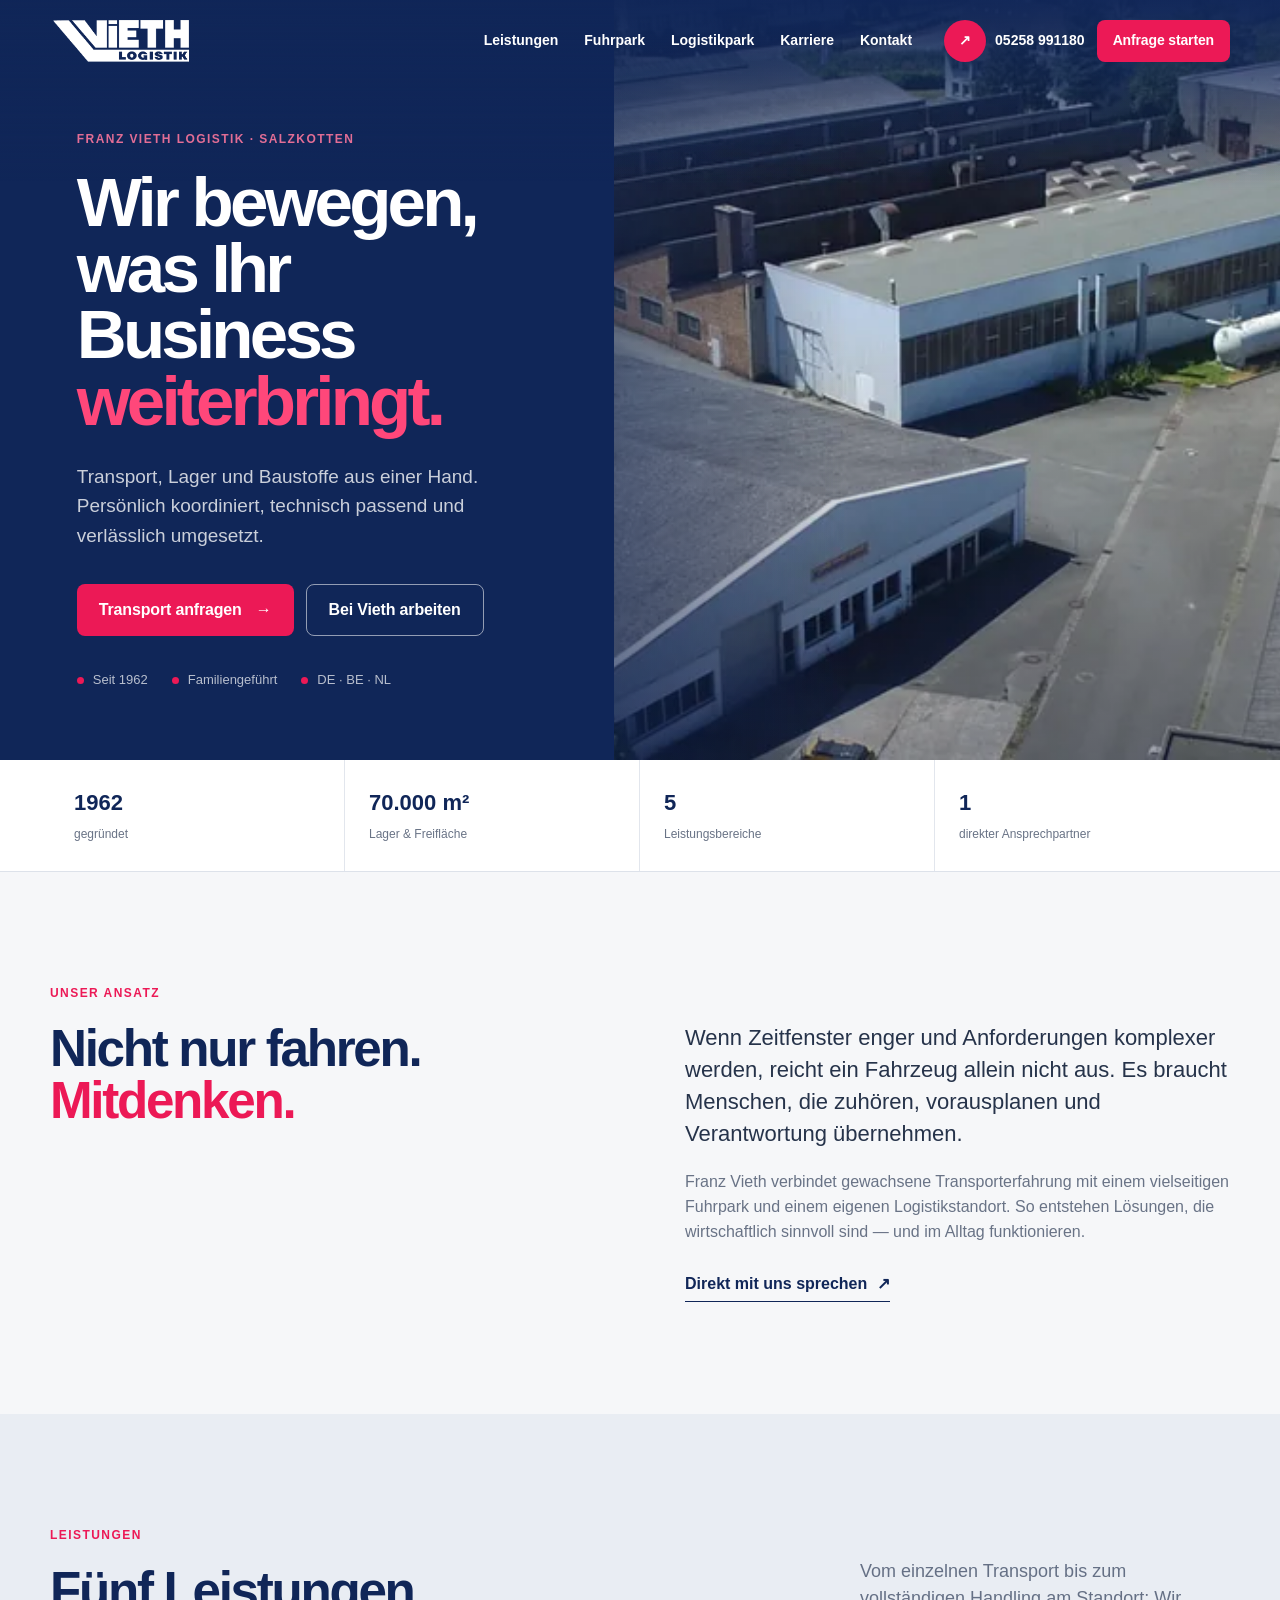
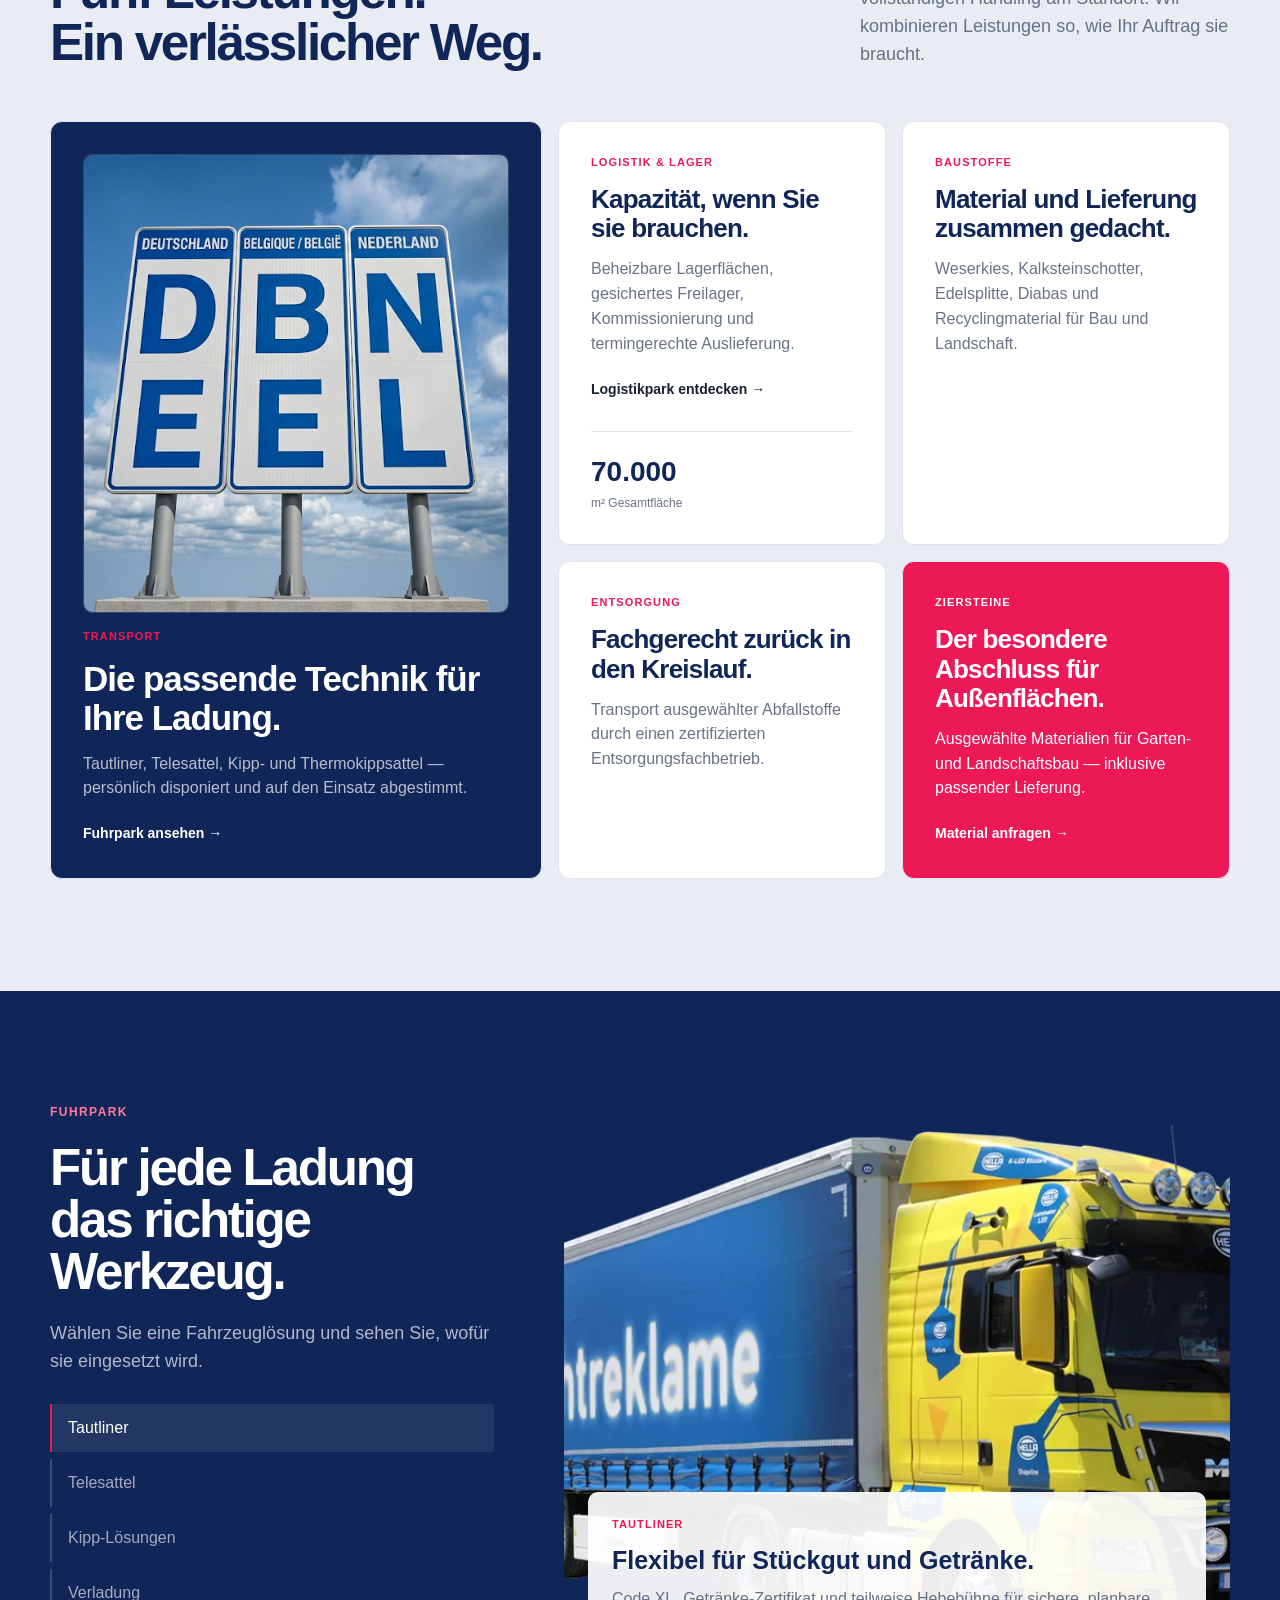
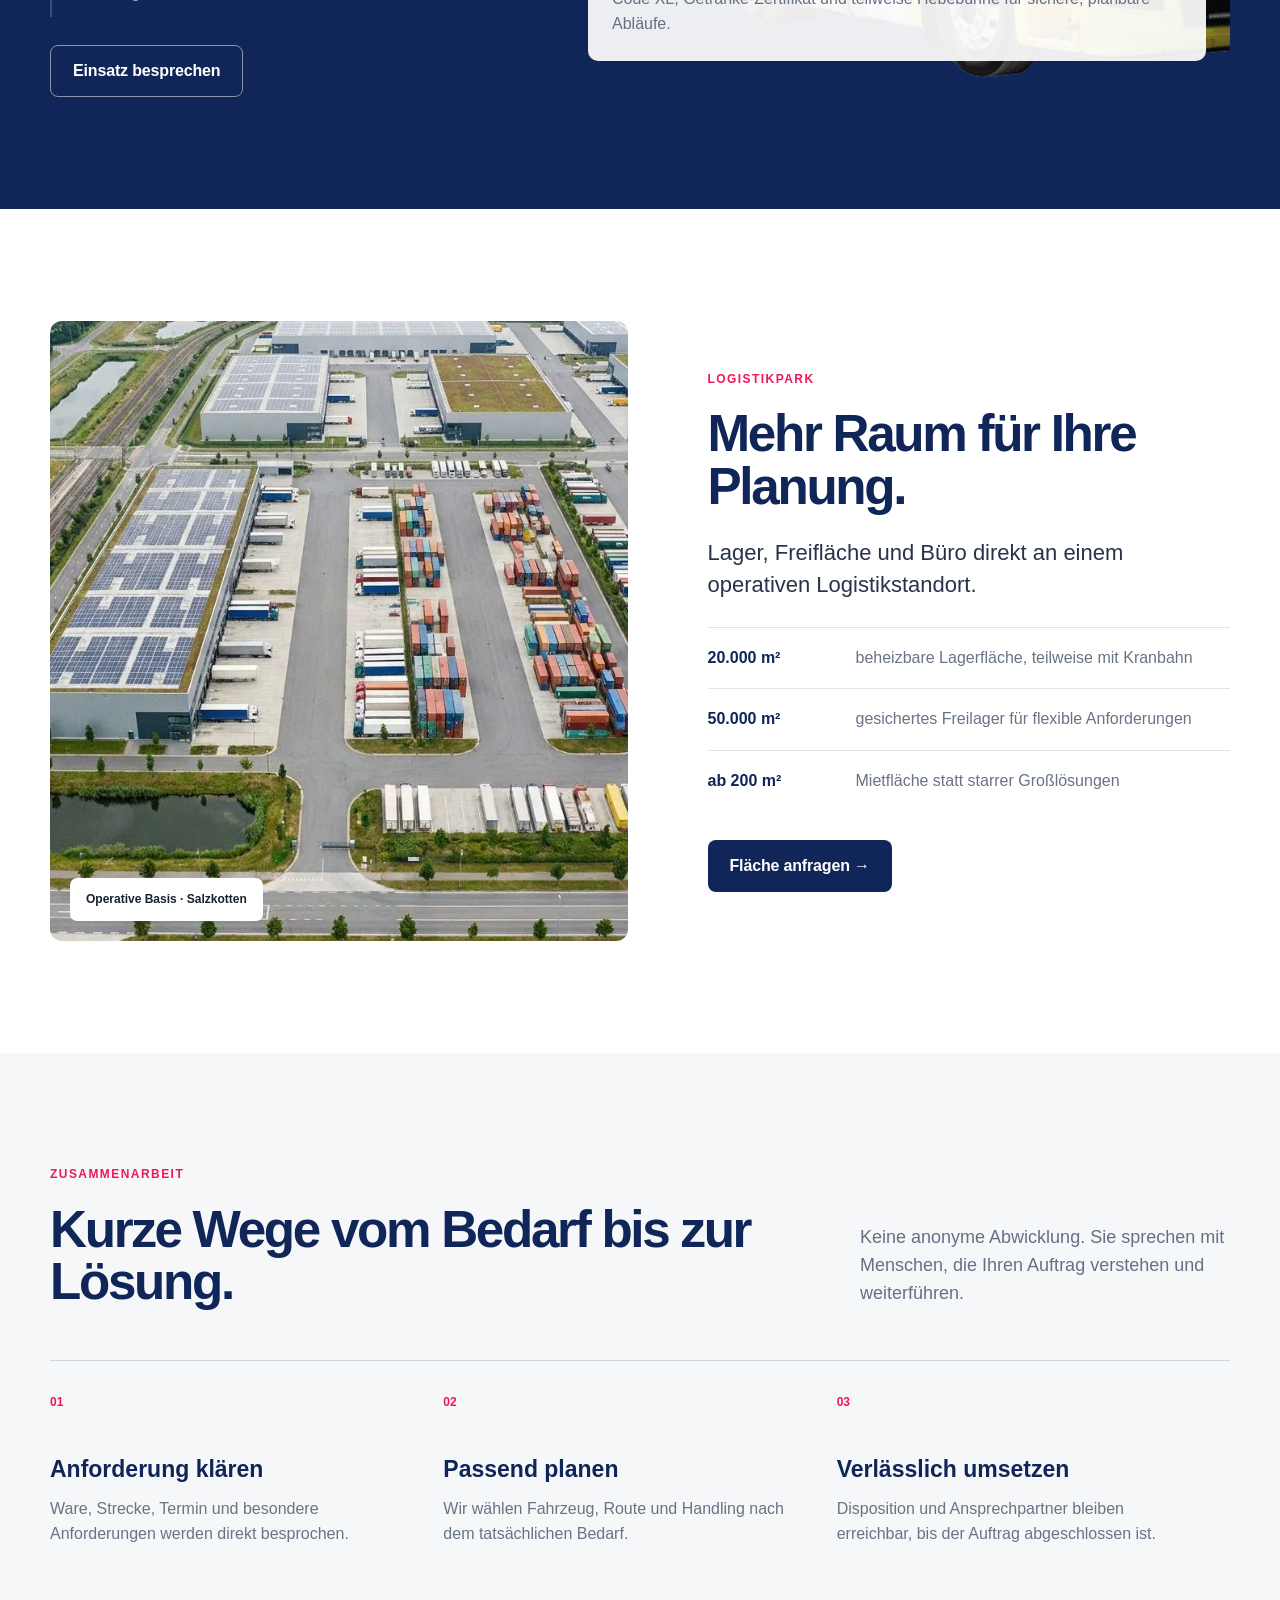
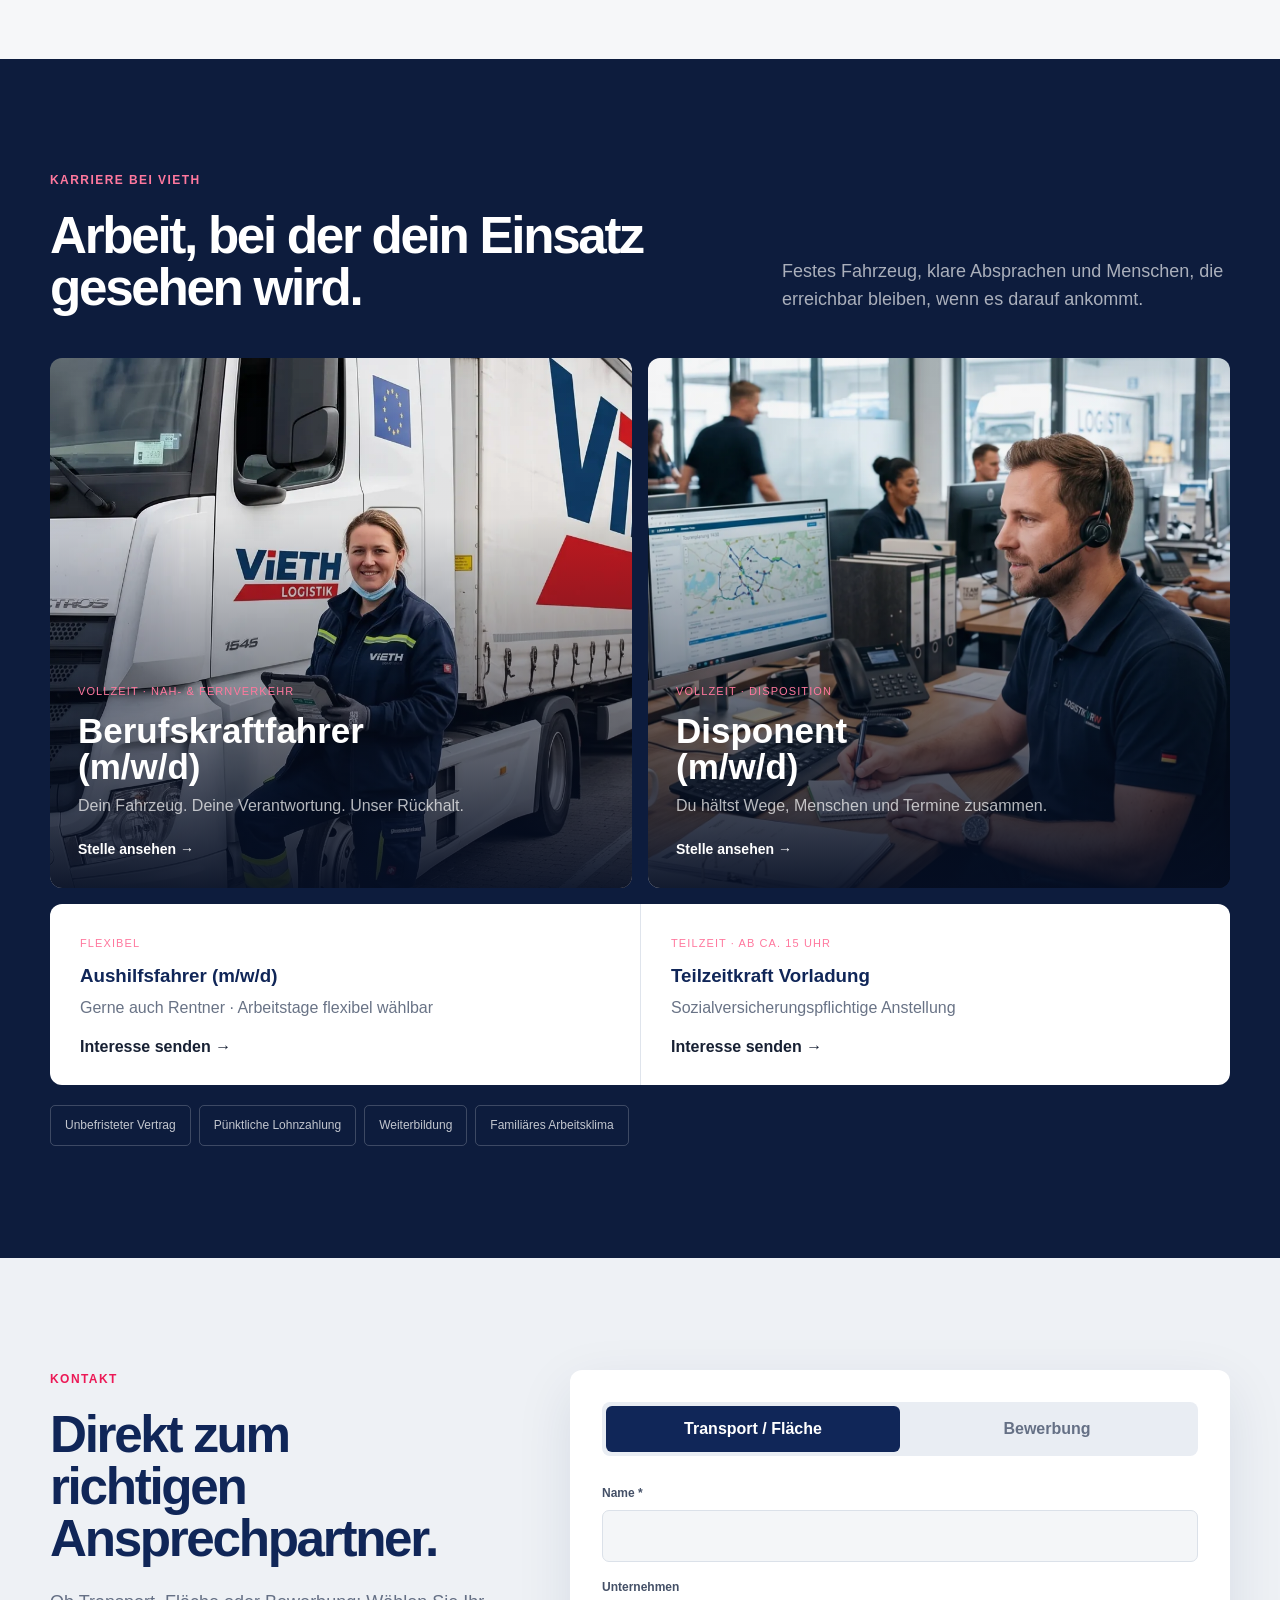
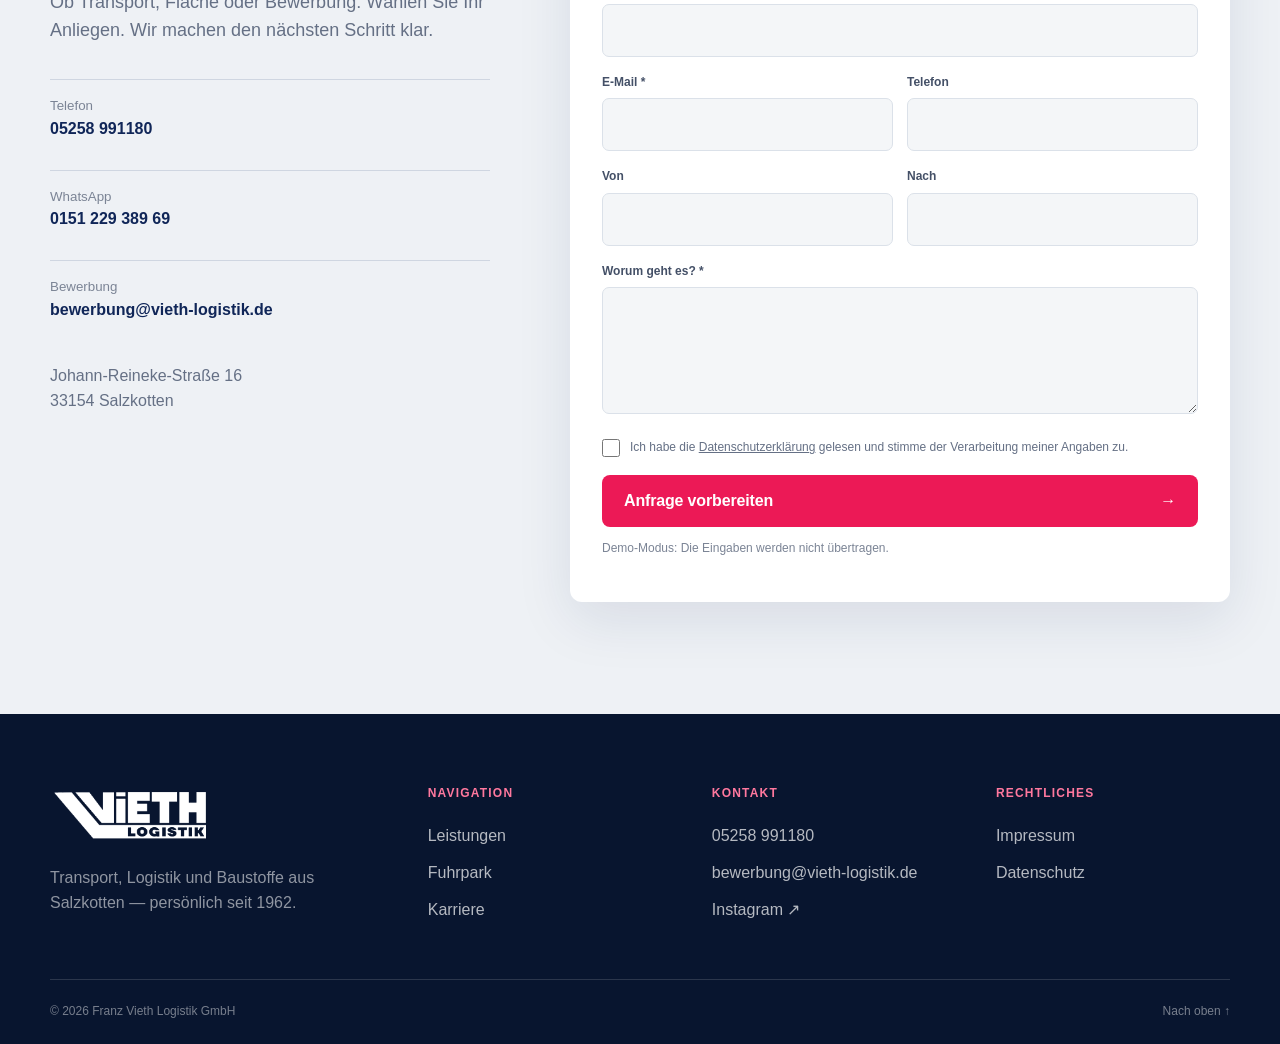
<file: index.html>
<!doctype html>
<html lang="de">

<head>
  <meta charset="utf-8">
  <meta name="viewport" content="width=device-width, initial-scale=1">
  <title>Franz Vieth Logistik — Transport, Lager und Baustoffe aus Salzkotten</title>
  <meta name="description"
    content="Transport, Lagerlogistik, Baustoffe und Entsorgung aus Salzkotten. Direkte Ansprechpartner, vielseitiger Fuhrpark und 70.000 m² Logistikfläche.">
  <meta name="theme-color" content="#102658">
  <meta property="og:title" content="Franz Vieth Logistik — Klar geplant. Verlässlich bewegt.">
  <meta property="og:description" content="Transport und Logistik mit direkten Wegen — seit 1962.">
  <meta property="og:type" content="website">
  <meta property="og:image" content="img/hader.webp">
  <link rel="canonical" href="https://vieth-logistik.de/">
  <link rel="icon" href="img/minilogo.svg" type="image/svg+xml">
  <link rel="preload" href="img/hader.webp" as="image" fetchpriority="high">
  <link rel="stylesheet" href="styles.css">
  <script
    type="application/ld+json">{"@context":"https://schema.org","@type":"Organization","name":"Franz Vieth Logistik GmbH","url":"https://vieth-logistik.de/","logo":"https://vieth-logistik.de/img/logo.svg","foundingDate":"1962","address":{"@type":"PostalAddress","streetAddress":"Johann-Reineke-Straße 16","postalCode":"33154","addressLocality":"Salzkotten","addressCountry":"DE"},"telephone":"+49 5258 991180"}</script>
</head>

<body>
  <a class="skip-link" href="#main">Zum Inhalt springen</a>
  <header class="site-header" id="siteHeader">
    <div class="shell header-inner">
      <a class="brand" href="#top" aria-label="Franz Vieth Logistik Startseite"><img src="img/logo.svg"
          alt="Franz Vieth Logistik" width="151" height="49"></a>
      <nav class="main-nav" id="mainNav" aria-label="Hauptnavigation">
        <button class="nav-close" id="navClose" type="button" aria-label="Menü schließen">×</button>
        <a href="#leistungen">Leistungen</a><a href="#fuhrpark">Fuhrpark</a><a href="#logistikpark">Logistikpark</a><a
          href="#karriere">Karriere</a><a href="#kontakt">Kontakt</a>
      </nav>
      <div class="header-actions">
        <a class="header-phone" href="tel:+495258991180" aria-label="05258 991180 anrufen"><span
            aria-hidden="true">↗</span><span class="phone-label">05258 991180</span></a>
        <a class="button button-small button-primary desktop-cta" href="#kontakt">Anfrage starten</a>
        <button class="nav-toggle" id="navToggle" type="button" aria-controls="mainNav" aria-expanded="false"
          aria-label="Menü öffnen"><span></span><span></span></button>
      </div>
    </div>
  </header>

  <main id="main">
    <section class="hero" id="top">
      <div class="hero-copy">
        <div class="hero-copy-inner">
          <p class="kicker kicker-light">Franz Vieth Logistik · Salzkotten</p>
          <h1>Wir bewegen, was Ihr Business <em>weiterbringt.</em></h1>
          <p class="hero-lead">Transport, Lager und Baustoffe aus einer Hand. Persönlich koordiniert, technisch passend
            und verlässlich umgesetzt.</p>
          <div class="hero-actions">
            <a class="button button-primary" href="#kontakt" data-mode-link="kunde">Transport anfragen
              <span>→</span></a>
            <a class="button button-ghost" href="#karriere">Bei Vieth arbeiten</a>
          </div>
          <div class="hero-proof" aria-label="Unternehmensvorteile">
            <span>Seit 1962</span><span>Familiengeführt</span><span>DE · BE · NL</span>
          </div>
        </div>
      </div>
      <div class="hero-visual">
        <img src="img/hader.webp" alt="Betriebsgelände von Franz Vieth Logistik in Salzkotten" width="1600"
          height="1067">
        <div class="hero-overlay"></div>
      </div>
    </section>

    <section class="proof-bar" aria-label="Kennzahlen">
      <div class="shell proof-grid">
        <div><strong>1962</strong><span>gegründet</span></div>
        <div><strong>70.000 m²</strong><span>Lager & Freifläche</span></div>
        <div><strong>5</strong><span>Leistungsbereiche</span></div>
        <div><strong>1</strong><span>direkter Ansprechpartner</span></div>
      </div>
    </section>

    <section class="section intro" id="unternehmen">
      <div class="shell intro-grid reveal">
        <div>
          <p class="kicker">Unser Ansatz</p>
          <h2>Nicht nur fahren.<br><span>Mitdenken.</span></h2>
        </div>
        <div class="intro-copy">
          <p class="large-copy">Wenn Zeitfenster enger und Anforderungen komplexer werden, reicht ein Fahrzeug allein
            nicht aus. Es braucht Menschen, die zuhören, vorausplanen und Verantwortung übernehmen.</p>
          <p>Franz Vieth verbindet gewachsene Transporterfahrung mit einem vielseitigen Fuhrpark und einem eigenen
            Logistikstandort. So entstehen Lösungen, die wirtschaftlich sinnvoll sind — und im Alltag funktionieren.</p>
          <a class="text-link" href="#kontakt">Direkt mit uns sprechen <span>↗</span></a>
        </div>
      </div>
    </section>

    <section class="section services" id="leistungen">
      <div class="shell">
        <div class="section-head reveal">
          <div>
            <p class="kicker">Leistungen</p>
            <h2>Fünf Leistungen.<br>Ein verlässlicher Weg.</h2>
          </div>
          <p>Vom einzelnen Transport bis zum vollständigen Handling am Standort: Wir kombinieren Leistungen so, wie Ihr
            Auftrag sie braucht.</p>
        </div>
        <div class="service-layout">
          <article class="service-card service-card-featured reveal">
            <div class="service-art service-art-transport">
              <img src="img/Kennzeichnungen.jpg" alt="Kennzeichnungen und Schilder für den Transport">
            </div>
            <div class="service-content">
              <p class="service-tag">Transport</p>
              <h3>Die passende Technik für Ihre Ladung.</h3>
              <p>Tautliner, Telesattel, Kipp- und Thermokippsattel — persönlich disponiert und auf den Einsatz
                abgestimmt.</p><a href="#fuhrpark">Fuhrpark ansehen →</a>
            </div>
          </article>
          <article class="service-card reveal">
            <div class="service-content">
              <p class="service-tag">Logistik & Lager</p>
              <h3>Kapazität, wenn Sie sie brauchen.</h3>
              <p>Beheizbare Lagerflächen, gesichertes Freilager, Kommissionierung und termingerechte Auslieferung.</p><a
                href="#logistikpark">Logistikpark entdecken →</a>
            </div>
            <div class="mini-metric"><strong>70.000</strong><span>m² Gesamtfläche</span></div>
          </article>
          <article class="service-card reveal">
            <div class="service-content">
              <p class="service-tag">Baustoffe</p>
              <h3>Material und Lieferung zusammen gedacht.</h3>
              <p>Weserkies, Kalksteinschotter, Edelsplitte, Diabas und Recyclingmaterial für Bau und Landschaft.</p>
            </div>
          </article>
          <article class="service-card reveal">
            <div class="service-content">
              <p class="service-tag">Entsorgung</p>
              <h3>Fachgerecht zurück in den Kreislauf.</h3>
              <p>Transport ausgewählter Abfallstoffe durch einen zertifizierten Entsorgungsfachbetrieb.</p>
            </div>
          </article>
          <article class="service-card accent-card reveal">
            <div class="service-content">
              <p class="service-tag">Ziersteine</p>
              <h3>Der besondere Abschluss für Außenflächen.</h3>
              <p>Ausgewählte Materialien für Garten- und Landschaftsbau — inklusive passender Lieferung.</p><a
                href="#kontakt">Material anfragen →</a>
            </div>
          </article>
        </div>
      </div>
    </section>

    <section class="section fleet-section" id="fuhrpark">
      <div class="shell fleet-grid">
        <div class="fleet-copy reveal">
          <p class="kicker kicker-light">Fuhrpark</p>
          <h2>Für jede Ladung das richtige Werkzeug.</h2>
          <p>Wählen Sie eine Fahrzeuglösung und sehen Sie, wofür sie eingesetzt wird.</p>
          <div class="fleet-tabs" role="tablist" aria-label="Fahrzeugtypen">
            <button class="fleet-tab is-active" role="tab" aria-selected="true"
              data-fleet="tautliner">Tautliner</button>
            <button class="fleet-tab" role="tab" aria-selected="false" data-fleet="telesattel">Telesattel</button>
            <button class="fleet-tab" role="tab" aria-selected="false" data-fleet="kipper">Kipp-Lösungen</button>
            <button class="fleet-tab" role="tab" aria-selected="false" data-fleet="radlader">Verladung</button>
          </div><a class="button button-outline-light" href="#kontakt">Einsatz besprechen</a>
        </div>
        <div class="fleet-stage reveal">
          <img id="fleetImage" src="img/fleet/tautliner.webp" alt="Tautliner von Franz Vieth" width="900" height="534">
          <div class="fleet-info">
            <p id="fleetLabel">Tautliner</p>
            <h3 id="fleetTitle">Flexibel für Stückgut und Getränke.</h3>
            <p id="fleetText">Code XL, Getränke-Zertifikat und teilweise Hebebühne für sichere, planbare Abläufe.</p>
          </div>
        </div>
      </div>
    </section>

    <section class="section park" id="logistikpark">
      <div class="shell park-grid">
        <div class="park-visual reveal"><img src="img/Lager.webp" alt="Lager und Logistik am Standort Salzkotten"
            width="1200" height="800"><span class="image-note">Operative Basis · Salzkotten</span></div>
        <div class="park-copy reveal">
          <p class="kicker">Logistikpark</p>
          <h2>Mehr Raum für Ihre Planung.</h2>
          <p class="large-copy">Lager, Freifläche und Büro direkt an einem operativen Logistikstandort.</p>
          <ul class="park-list">
            <li><strong>20.000 m²</strong><span>beheizbare Lagerfläche, teilweise mit Kranbahn</span></li>
            <li><strong>50.000 m²</strong><span>gesichertes Freilager für flexible Anforderungen</span></li>
            <li><strong>ab 200 m²</strong><span>Mietfläche statt starrer Großlösungen</span></li>
          </ul><a class="button button-dark" href="#kontakt">Fläche anfragen →</a>
        </div>
      </div>
    </section>

    <section class="section process">
      <div class="shell">
        <div class="section-head reveal">
          <div>
            <p class="kicker">Zusammenarbeit</p>
            <h2>Kurze Wege vom Bedarf bis zur Lösung.</h2>
          </div>
          <p>Keine anonyme Abwicklung. Sie sprechen mit Menschen, die Ihren Auftrag verstehen und weiterführen.</p>
        </div>
        <ol class="process-grid">
          <li class="reveal"><span>01</span>
            <h3>Anforderung klären</h3>
            <p>Ware, Strecke, Termin und besondere Anforderungen werden direkt besprochen.</p>
          </li>
          <li class="reveal"><span>02</span>
            <h3>Passend planen</h3>
            <p>Wir wählen Fahrzeug, Route und Handling nach dem tatsächlichen Bedarf.</p>
          </li>
          <li class="reveal"><span>03</span>
            <h3>Verlässlich umsetzen</h3>
            <p>Disposition und Ansprechpartner bleiben erreichbar, bis der Auftrag abgeschlossen ist.</p>
          </li>
        </ol>
      </div>
    </section>

    <section class="section careers" id="karriere">
      <div class="shell">
        <div class="careers-head reveal">
          <div>
            <p class="kicker kicker-light">Karriere bei Vieth</p>
            <h2>Arbeit, bei der dein Einsatz gesehen wird.</h2>
          </div>
          <p>Festes Fahrzeug, klare Absprachen und Menschen, die erreichbar bleiben, wenn es darauf ankommt.</p>
        </div>
        <div class="job-grid">
          <a class="job-card reveal" href="stellen/berufskraftfahrer.html"><img src="img/Berufskraftfahrer.webp"
              alt="Berufskraftfahrer bei Franz Vieth" width="900" height="600">
            <div class="job-shade"></div>
            <div class="job-content"><span>Vollzeit · Nah- & Fernverkehr</span>
              <h3>Berufskraftfahrer<br>(m/w/d)</h3>
              <p>Dein Fahrzeug. Deine Verantwortung. Unser Rückhalt.</p><b>Stelle ansehen →</b>
            </div>
          </a>
          <a class="job-card reveal" href="stellen/disponent.html"><img src="img/Disponent.webp"
              alt="Disposition bei Franz Vieth" width="900" height="600">
            <div class="job-shade"></div>
            <div class="job-content"><span>Vollzeit · Disposition</span>
              <h3>Disponent<br>(m/w/d)</h3>
              <p>Du hältst Wege, Menschen und Termine zusammen.</p><b>Stelle ansehen →</b>
            </div>
          </a>
          <div class="quick-jobs reveal">
            <div><span>Flexibel</span>
              <h3>Aushilfsfahrer (m/w/d)</h3>
              <p>Gerne auch Rentner · Arbeitstage flexibel wählbar</p><a href="#kontakt" data-mode-link="bewerber"
                data-position="Aushilfsfahrer">Interesse senden →</a>
            </div>
            <div><span>Teilzeit · ab ca. 15 Uhr</span>
              <h3>Teilzeitkraft Vorladung</h3>
              <p>Sozialversicherungspflichtige Anstellung</p><a href="#kontakt" data-mode-link="bewerber"
                data-position="Teilzeitkraft Vorladung">Interesse senden →</a>
            </div>
          </div>
        </div>
        <div class="benefit-line reveal"><span>Unbefristeter Vertrag</span><span>Pünktliche
            Lohnzahlung</span><span>Weiterbildung</span><span>Familiäres Arbeitsklima</span></div>
      </div>
    </section>

    <section class="section contact" id="kontakt">
      <div class="shell contact-grid">
        <div class="contact-intro reveal">
          <p class="kicker">Kontakt</p>
          <h2>Direkt zum richtigen Ansprechpartner.</h2>
          <p>Ob Transport, Fläche oder Bewerbung: Wählen Sie Ihr Anliegen. Wir machen den nächsten Schritt klar.</p>
          <div class="contact-direct"><a href="tel:+495258991180"><small>Telefon</small><strong>05258
                991180</strong></a><a href="https://wa.me/4915122938969" target="_blank"
              rel="noopener"><small>WhatsApp</small><strong>0151 229 389 69</strong></a><a
              href="mailto:bewerbung@vieth-logistik.de"><small>Bewerbung</small><strong>bewerbung@vieth-logistik.de</strong></a>
          </div>
          <address>Johann-Reineke-Straße 16<br>33154 Salzkotten</address>
        </div>
        <div class="contact-card reveal">
          <div class="contact-tabs" role="tablist" aria-label="Anliegen wählen"><button class="contact-tab is-active"
              type="button" role="tab" aria-selected="true" data-mode="kunde">Transport / Fläche</button><button
              class="contact-tab" type="button" role="tab" aria-selected="false" data-mode="bewerber">Bewerbung</button>
          </div>
          <form id="contactForm" novalidate>
            <input type="hidden" id="formMode" name="anliegen" value="Transportanfrage">
            <div class="field"><label for="name">Name *</label><input id="name" name="name" autocomplete="name"
                required><small></small></div>
            <div class="field mode-customer"><label for="company">Unternehmen</label><input id="company"
                name="unternehmen" autocomplete="organization"></div>
            <div class="field mode-applicant" hidden><label for="position">Position</label><select id="position"
                name="position">
                <option>Berufskraftfahrer</option>
                <option>Disponent</option>
                <option>Aushilfsfahrer</option>
                <option>Teilzeitkraft Vorladung</option>
                <option>Initiativbewerbung</option>
              </select></div>
            <div class="form-row">
              <div class="field"><label for="email">E-Mail *</label><input id="email" name="email" type="email"
                  autocomplete="email" required><small></small></div>
              <div class="field"><label for="phone">Telefon</label><input id="phone" name="telefon" type="tel"
                  autocomplete="tel"></div>
            </div>
            <div class="form-row mode-customer">
              <div class="field"><label for="from">Von</label><input id="from" name="von"></div>
              <div class="field"><label for="to">Nach</label><input id="to" name="nach"></div>
            </div>
            <div class="field"><label for="message">Worum geht es? *</label><textarea id="message" name="nachricht"
                rows="4" required></textarea><small></small></div>
            <label class="consent"><input type="checkbox" id="consent" required><span>Ich habe die <a
                  href="datenschutz.html">Datenschutzerklärung</a> gelesen und stimme der Verarbeitung meiner Angaben
                zu.</span></label>
            <button class="button button-primary button-full" type="submit"><span class="submit-label">Anfrage
                vorbereiten</span><span>→</span></button>
            <p class="form-note">Demo-Modus: Die Eingaben werden nicht übertragen.</p>
            <p class="form-status" id="formStatus" role="status" aria-live="polite"></p>
          </form>
        </div>
      </div>
    </section>
  </main>

  <footer class="footer">
    <div class="shell footer-grid">
      <div><a href="#top" aria-label="Franz Vieth Logistik Startseite"><img src="img/logo.svg" alt="Franz Vieth Logistik" width="160" height="52"></a>
        <p>Transport, Logistik und Baustoffe aus Salzkotten — persönlich seit 1962.</p>
      </div>
      <div>
        <h3>Navigation</h3><a href="#leistungen">Leistungen</a><a href="#fuhrpark">Fuhrpark</a><a
          href="#karriere">Karriere</a>
      </div>
      <div>
        <h3>Kontakt</h3><a href="tel:+495258991180">05258 991180</a><a
          href="mailto:bewerbung@vieth-logistik.de">bewerbung@vieth-logistik.de</a><a
          href="https://www.instagram.com/vieth_logistik_gmbh/" target="_blank" rel="noopener">Instagram ↗</a>
      </div>
      <div>
        <h3>Rechtliches</h3><a href="impressum.html">Impressum</a><a href="datenschutz.html">Datenschutz</a>
      </div>
    </div>
    <div class="shell footer-bottom"><span>© <span id="year"></span> Franz Vieth Logistik GmbH</span><a href="#top">Nach
        oben ↑</a></div>
  </footer>
  <script src="script.js" defer></script>
</body>

</html>
</file>
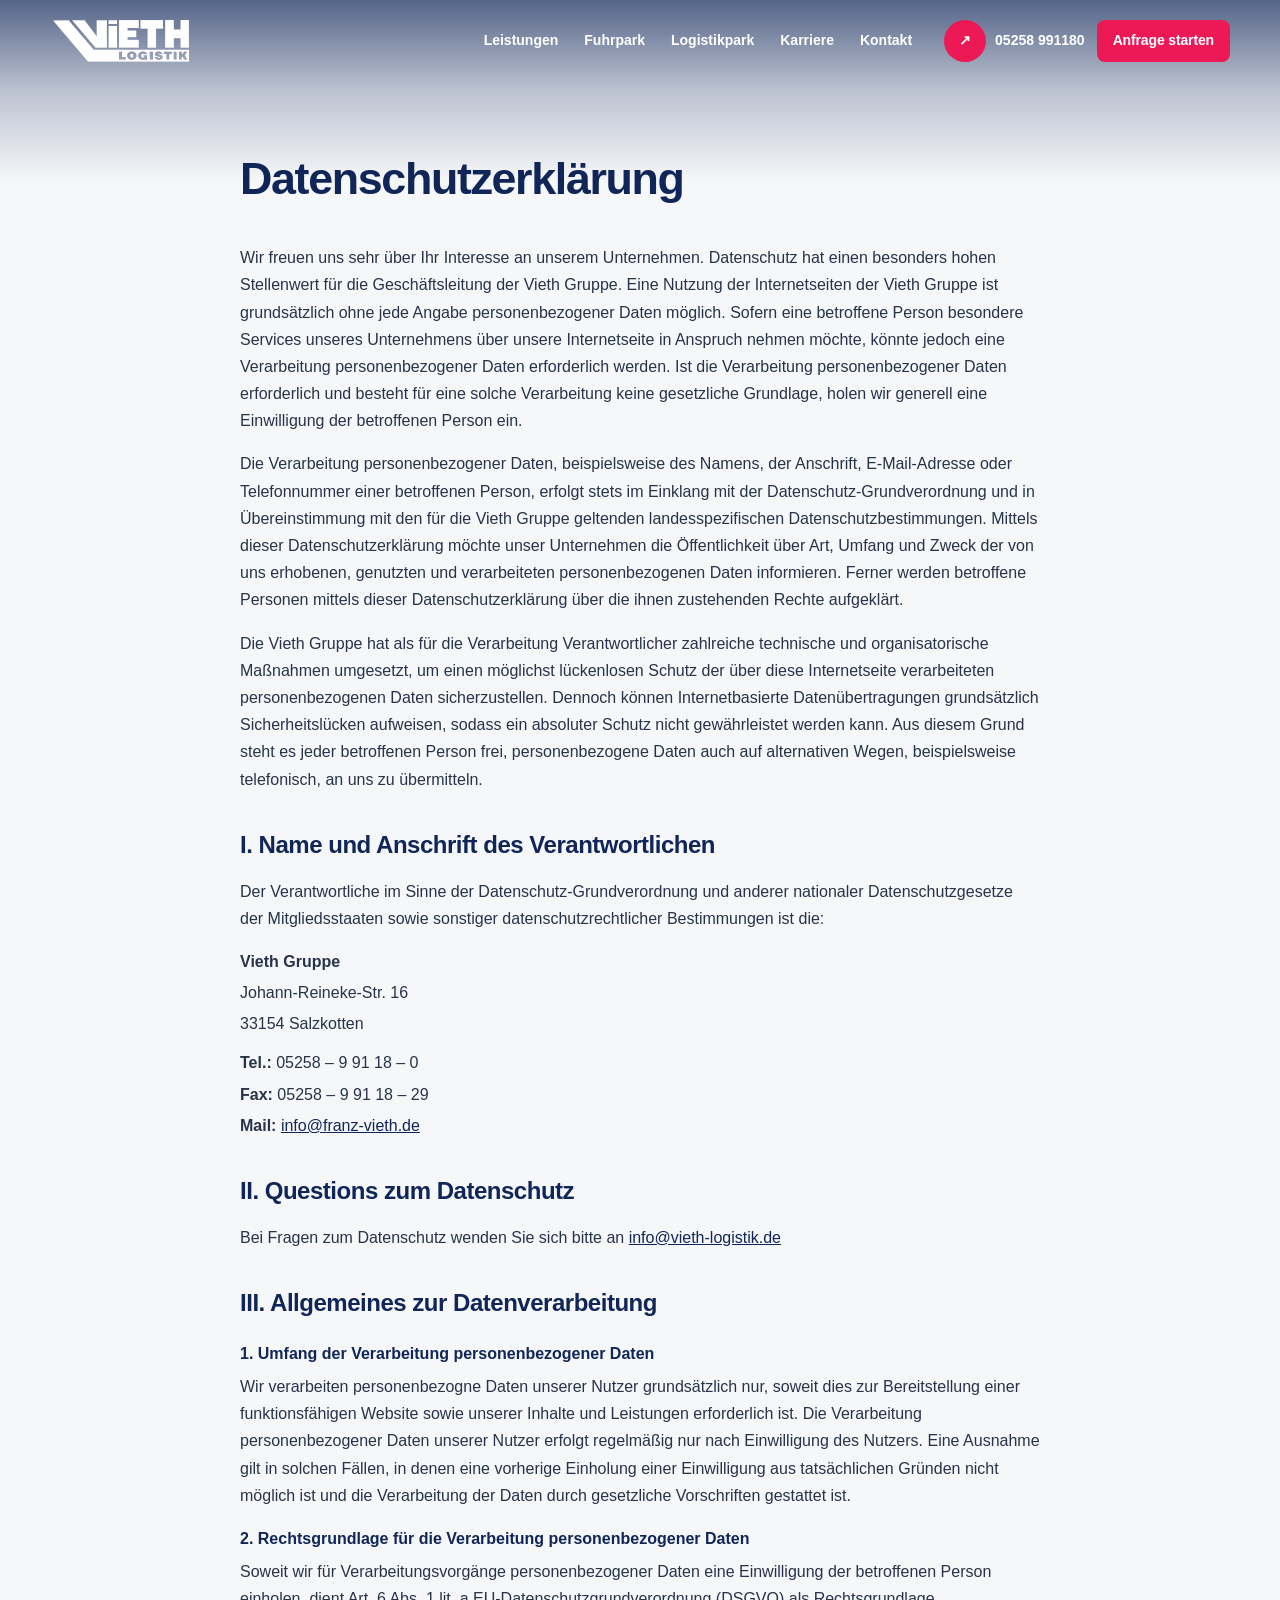
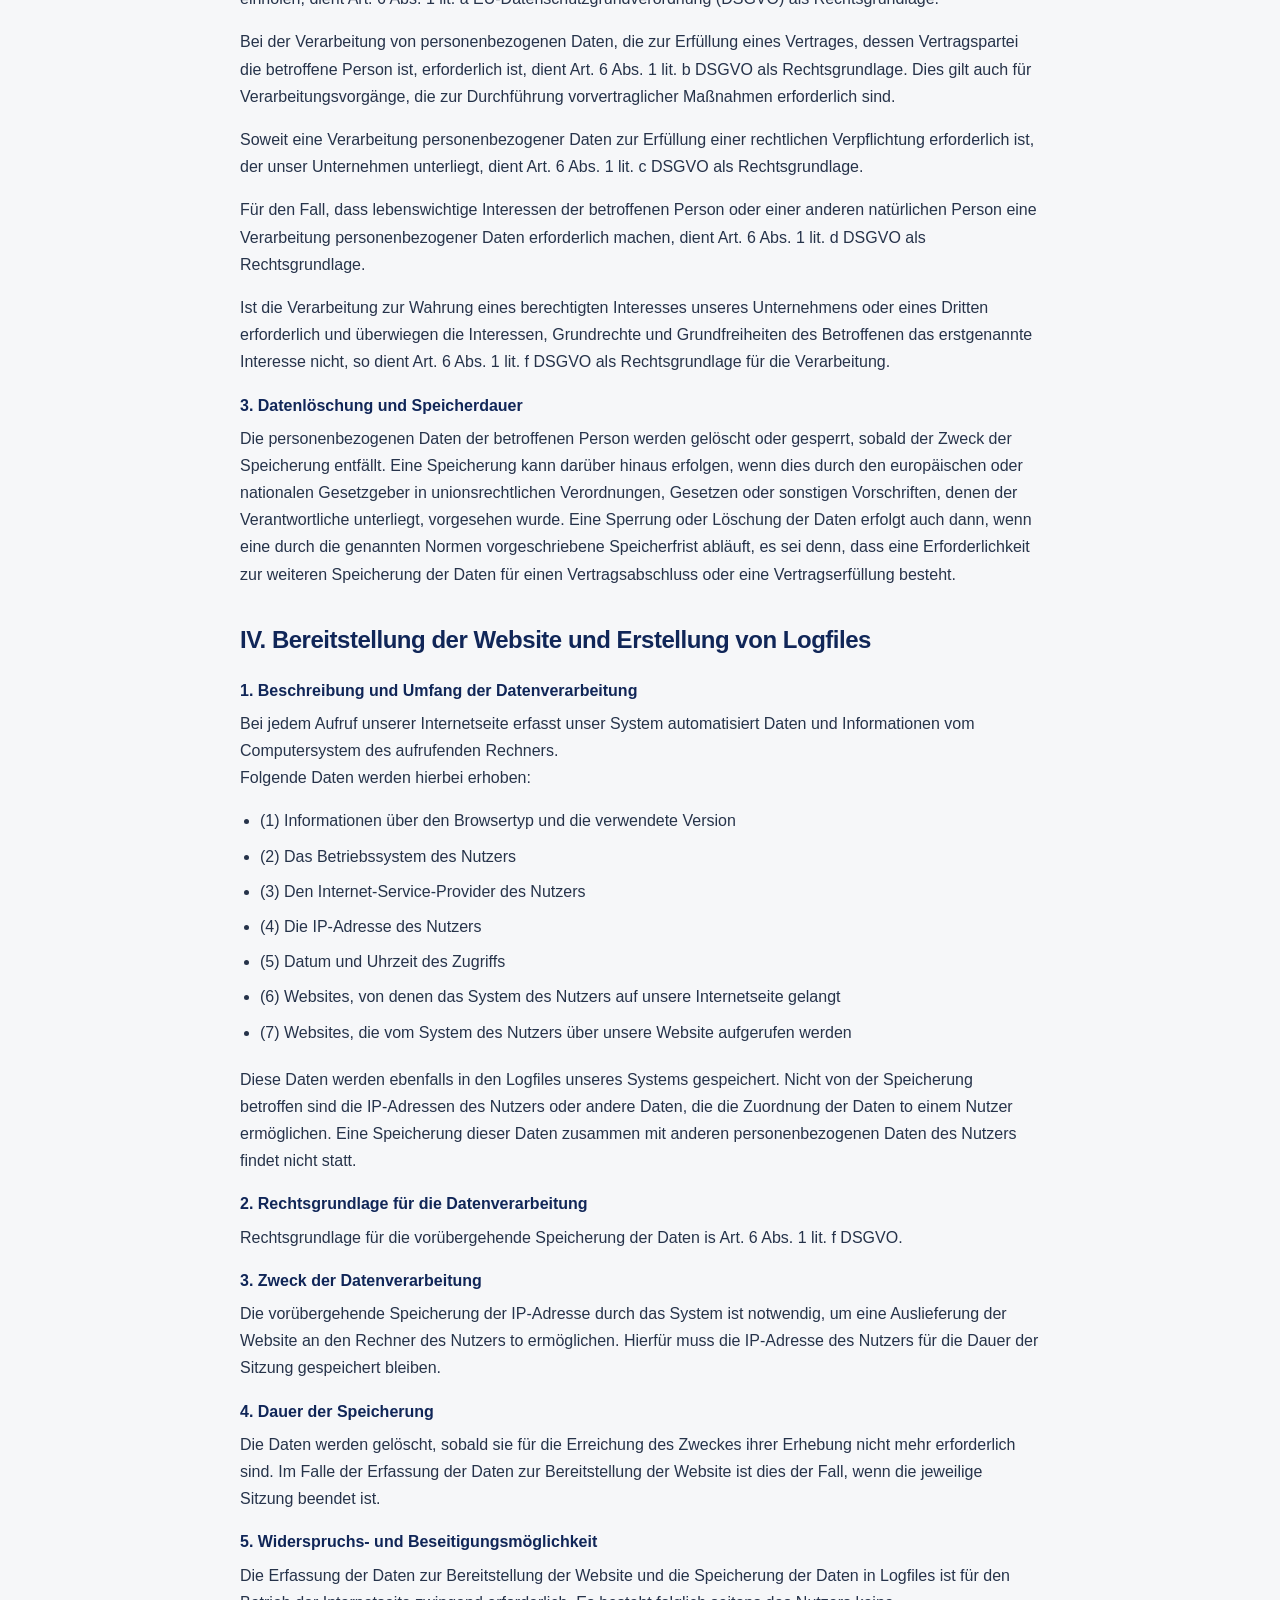
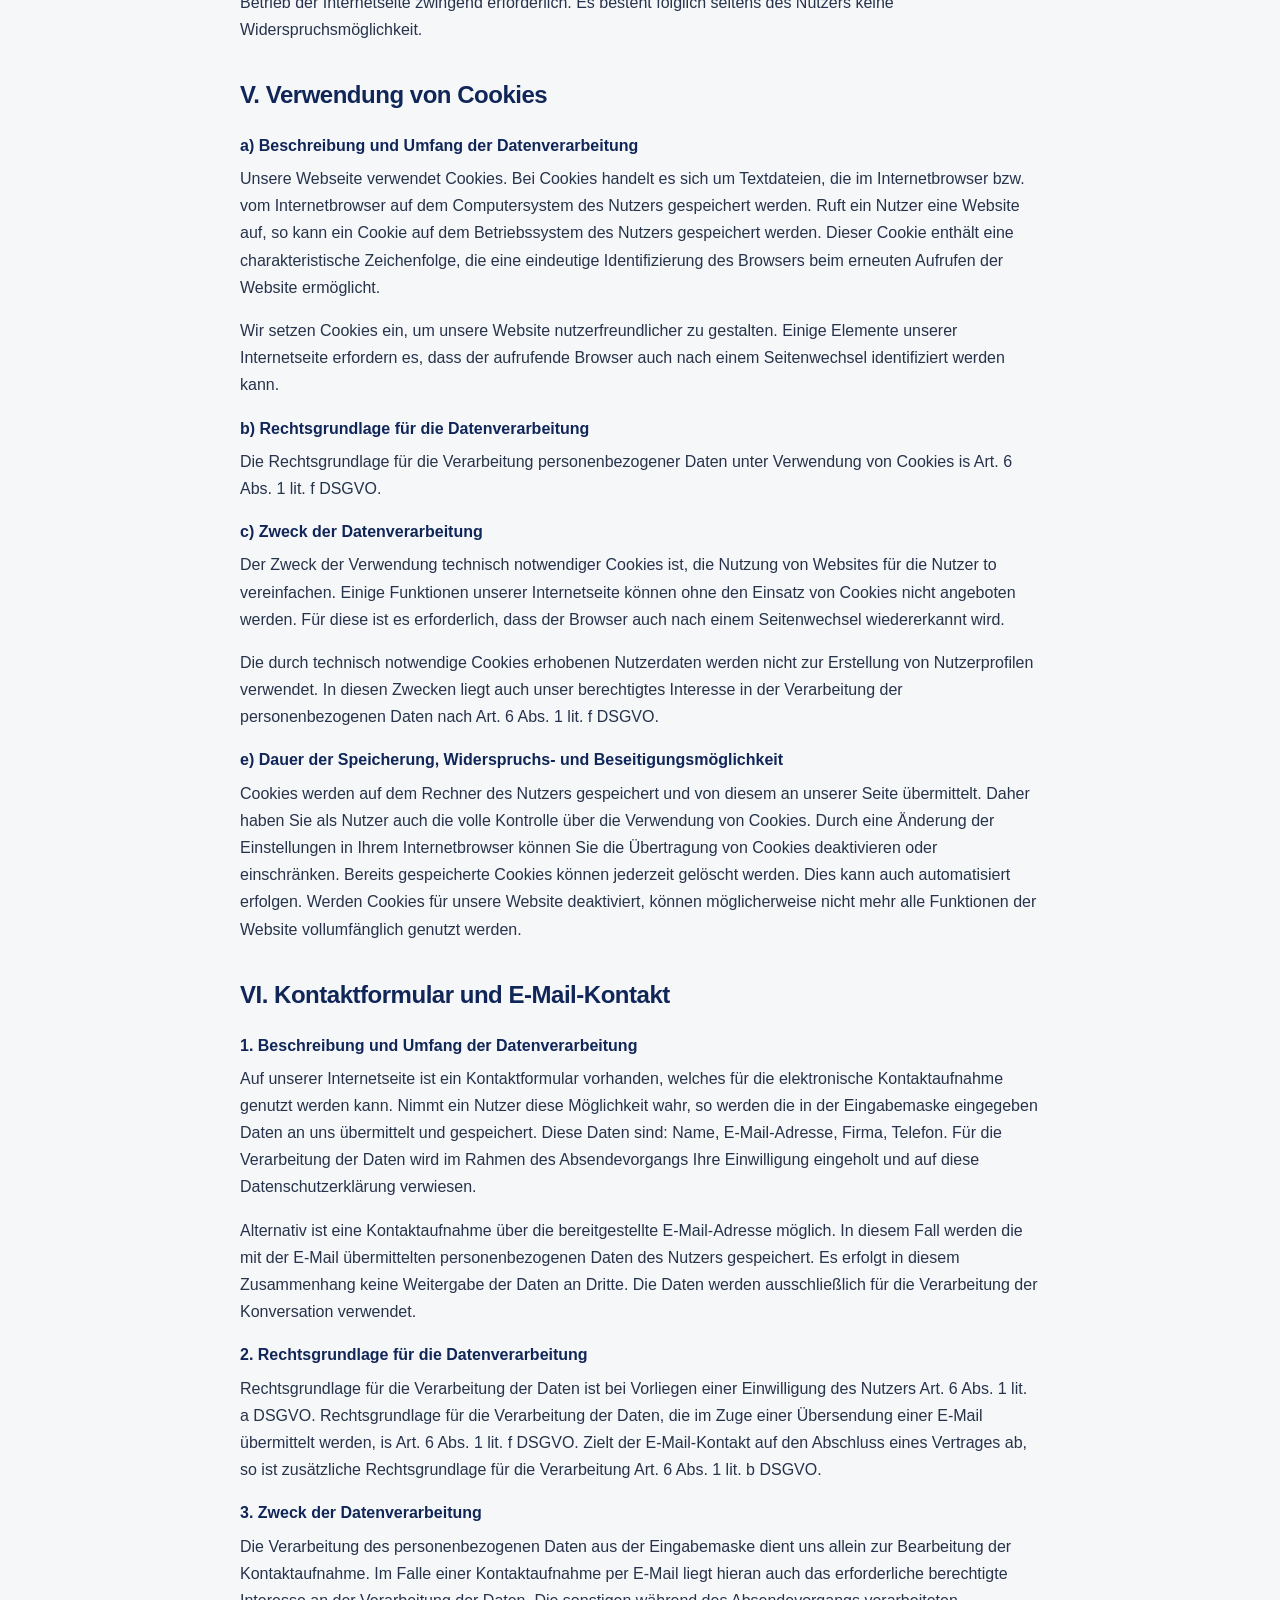
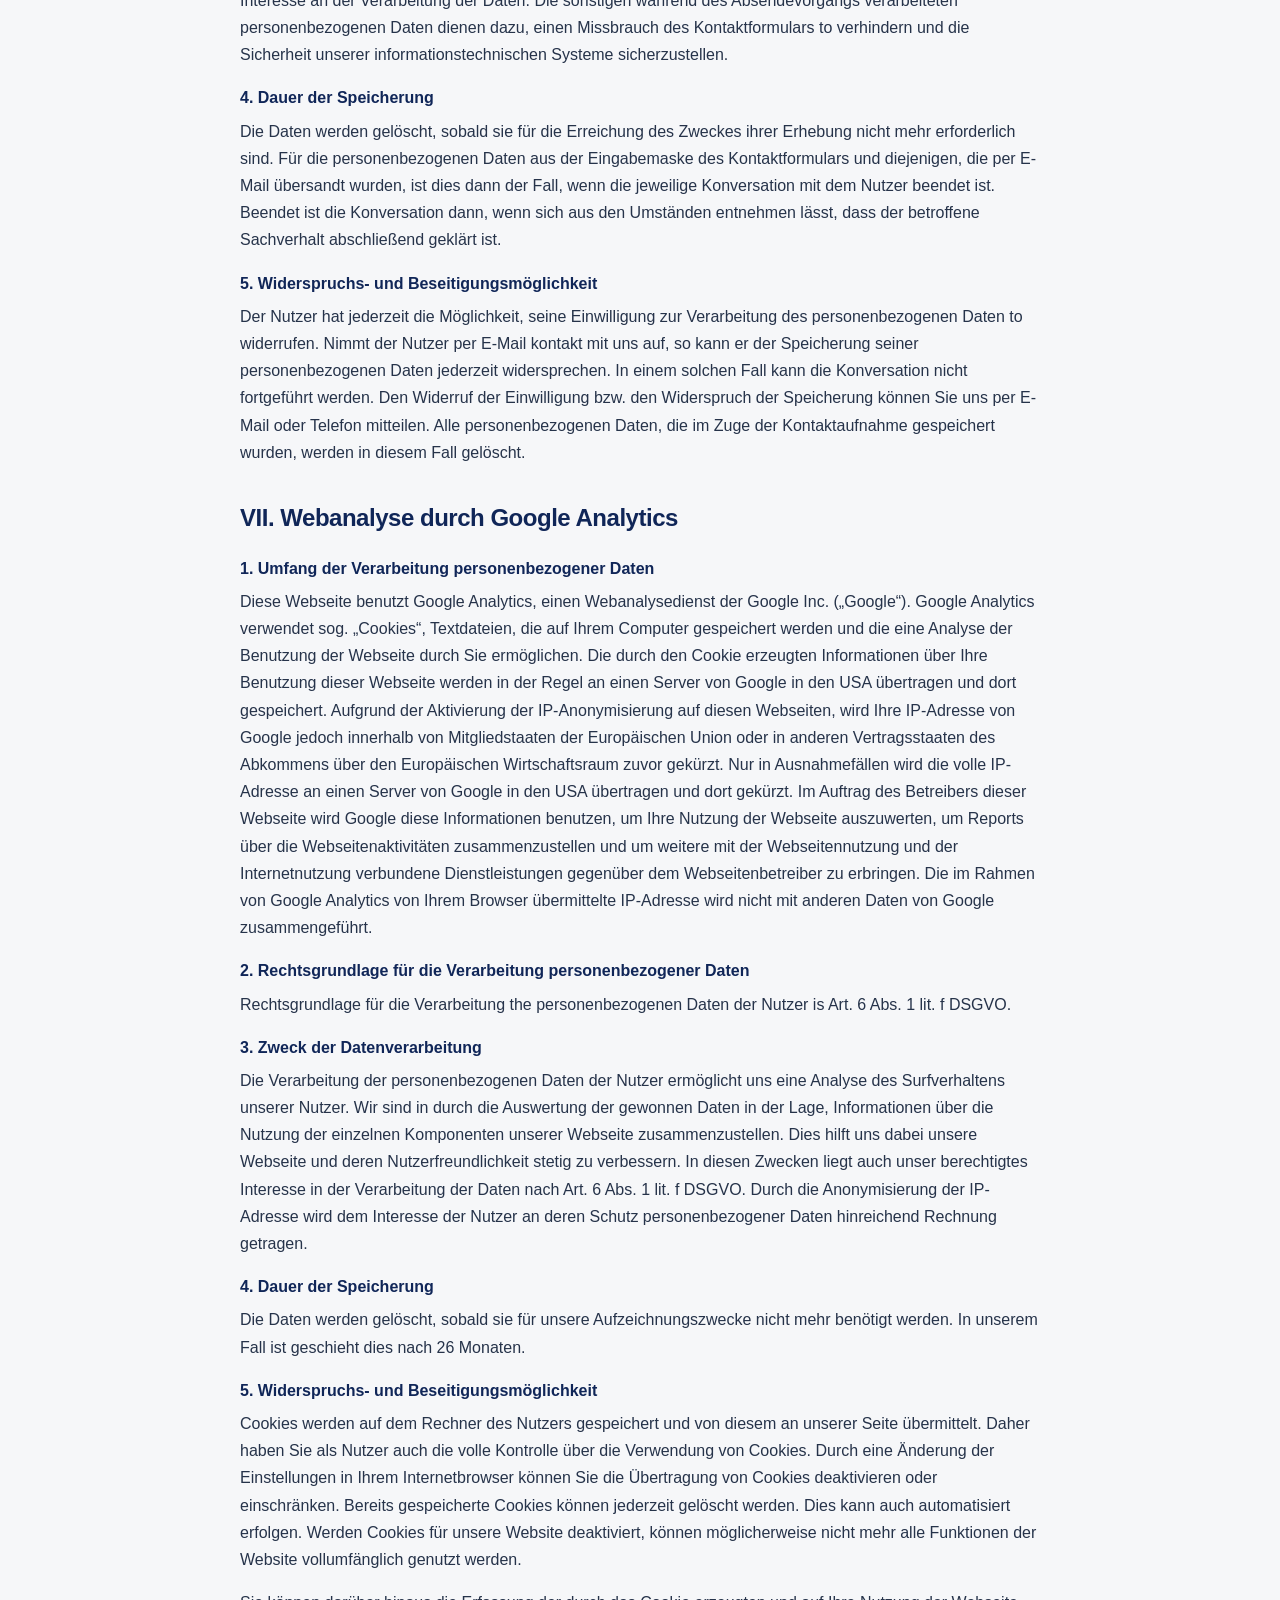
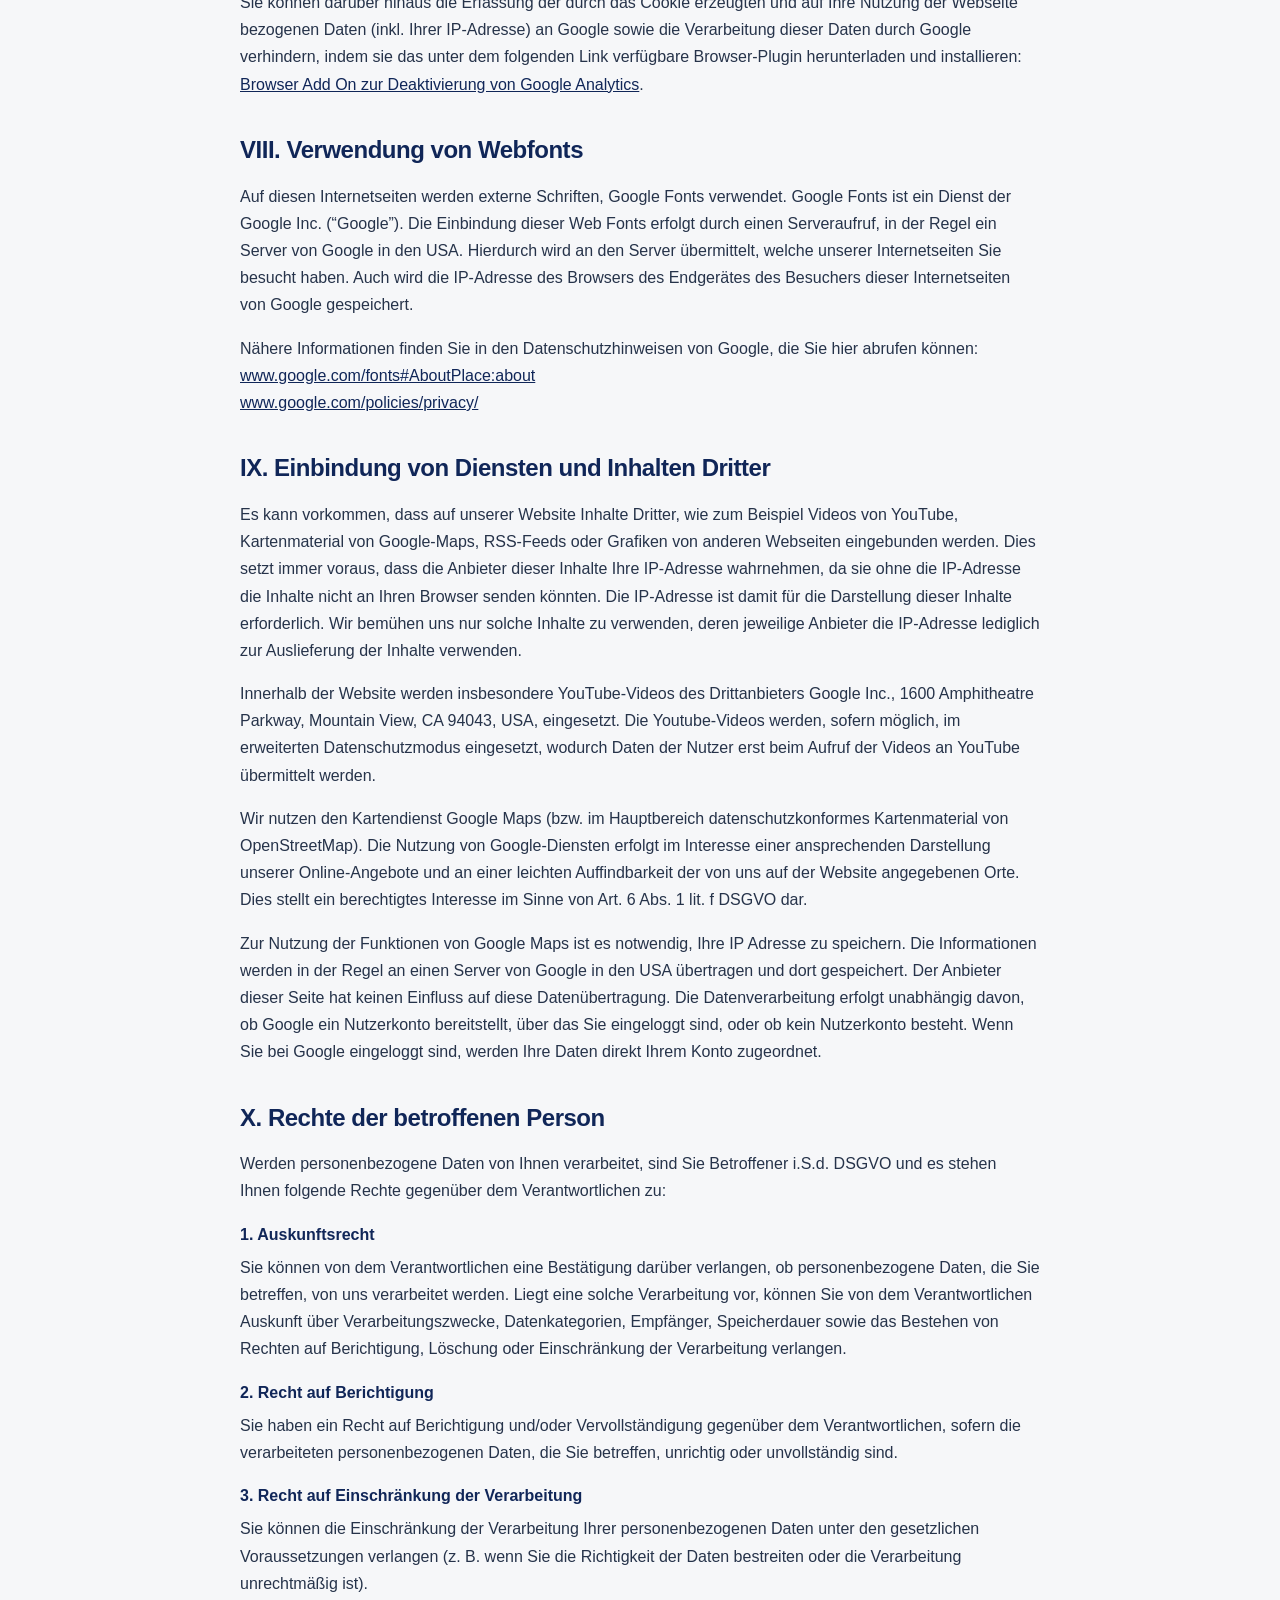
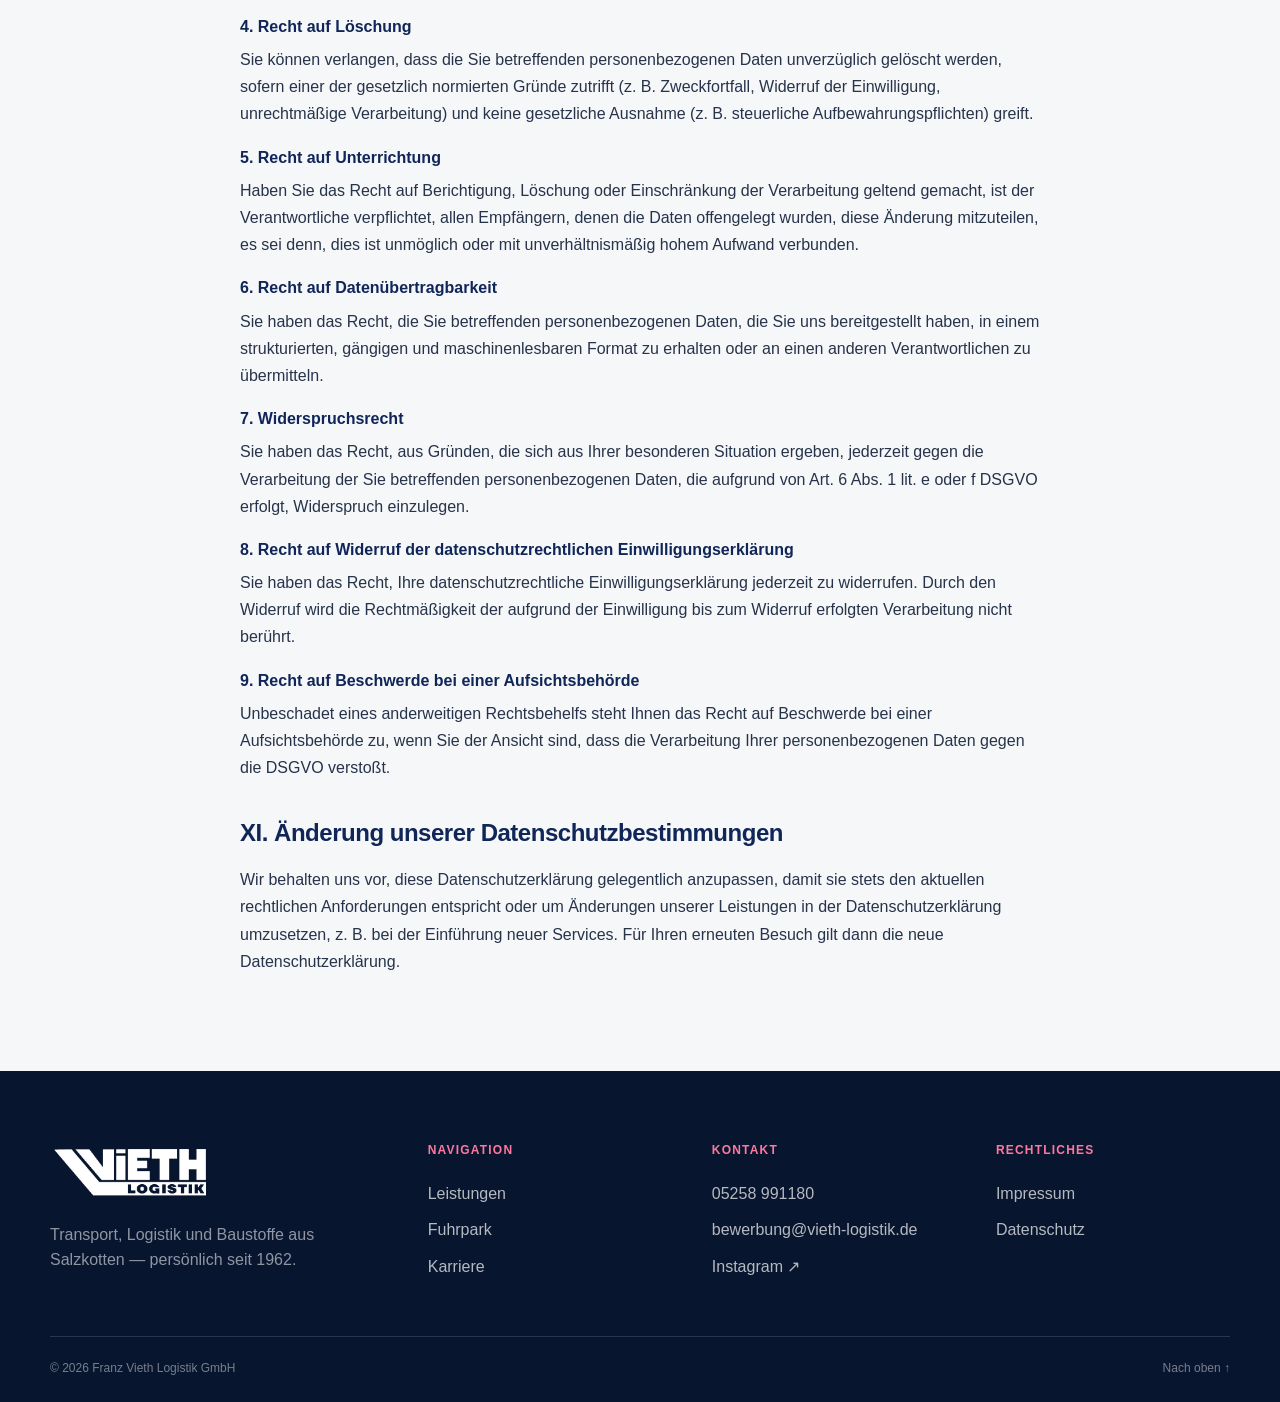
<file: datenschutz.html>
<!doctype html>
<html lang="de">
<head>
  <meta charset="utf-8">
  <meta name="viewport" content="width=device-width, initial-scale=1">
  <title>Datenschutzerklärung — Franz Vieth Logistik GmbH</title>
  <meta name="description" content="Datenschutzerklärung der Franz Vieth Logistik GmbH. Informationen über die Erfassung und Verarbeitung personenbezogener Daten.">
  <meta name="theme-color" content="#102658">
  <link rel="icon" href="img/minilogo.svg" type="image/svg+xml">
  <link rel="stylesheet" href="styles.css">
</head>
<body>
  <a class="skip-link" href="#main">Zum Inhalt springen</a>

  <header class="site-header" id="siteHeader">
    <div class="shell header-inner">
      <a class="brand" href="index.html#top" aria-label="Franz Vieth Logistik Startseite"><img src="img/logo.svg" alt="Franz Vieth Logistik" width="151" height="49"></a>
      <nav class="main-nav" id="mainNav" aria-label="Hauptnavigation">
        <button class="nav-close" id="navClose" type="button" aria-label="Menü schließen">×</button>
        <a href="index.html#leistungen">Leistungen</a><a href="index.html#fuhrpark">Fuhrpark</a><a href="index.html#logistikpark">Logistikpark</a><a href="index.html#karriere">Karriere</a><a href="index.html#kontakt">Kontakt</a>
      </nav>
      <div class="header-actions">
        <a class="header-phone" href="tel:+495258991180" aria-label="05258 991180 anrufen"><span aria-hidden="true">↗</span><span class="phone-label">05258 991180</span></a>
        <a class="button button-small button-primary desktop-cta" href="index.html#kontakt">Anfrage starten</a>
        <button class="nav-toggle" id="navToggle" type="button" aria-controls="mainNav" aria-expanded="false" aria-label="Menü öffnen"><span></span><span></span></button>
      </div>
    </div>
  </header>

  <!-- ============ MAIN CONTENT ============ -->
  <main id="main">
    <section class="section legal-page">
      <div class="shell" style="max-width: 800px;">
        <h1>Datenschutzerklärung</h1>
        
        <p>Wir freuen uns sehr über Ihr Interesse an unserem Unternehmen. Datenschutz hat einen besonders hohen Stellenwert für die Geschäftsleitung der Vieth Gruppe. Eine Nutzung der Internetseiten der Vieth Gruppe ist grundsätzlich ohne jede Angabe personenbezogener Daten möglich. Sofern eine betroffene Person besondere Services unseres Unternehmens über unsere Internetseite in Anspruch nehmen möchte, könnte jedoch eine Verarbeitung personenbezogener Daten erforderlich werden. Ist die Verarbeitung personenbezogener Daten erforderlich und besteht für eine solche Verarbeitung keine gesetzliche Grundlage, holen wir generell eine Einwilligung der betroffenen Person ein.</p>
        
        <p>Die Verarbeitung personenbezogener Daten, beispielsweise des Namens, der Anschrift, E-Mail-Adresse oder Telefonnummer einer betroffenen Person, erfolgt stets im Einklang mit der Datenschutz-Grundverordnung und in Übereinstimmung mit den für die Vieth Gruppe geltenden landesspezifischen Datenschutzbestimmungen. Mittels dieser Datenschutzerklärung möchte unser Unternehmen die Öffentlichkeit über Art, Umfang und Zweck der von uns erhobenen, genutzten und verarbeiteten personenbezogenen Daten informieren. Ferner werden betroffene Personen mittels dieser Datenschutzerklärung über die ihnen zustehenden Rechte aufgeklärt.</p>
        
        <p>Die Vieth Gruppe hat als für die Verarbeitung Verantwortlicher zahlreiche technische und organisatorische Maßnahmen umgesetzt, um einen möglichst lückenlosen Schutz der über diese Internetseite verarbeiteten personenbezogenen Daten sicherzustellen. Dennoch können Internetbasierte Datenübertragungen grundsätzlich Sicherheitslücken aufweisen, sodass ein absoluter Schutz nicht gewährleistet werden kann. Aus diesem Grund steht es jeder betroffenen Person frei, personenbezogene Daten auch auf alternativen Wegen, beispielsweise telefonisch, an uns zu übermitteln.</p>

        <h2 class="h3" style="margin-top: 32px; margin-bottom: 12px; color: var(--blue);">I. Name und Anschrift des Verantwortlichen</h2>
        <p>Der Verantwortliche im Sinne der Datenschutz-Grundverordnung und anderer nationaler Datenschutzgesetze der Mitgliedsstaaten sowie sonstiger datenschutzrechtlicher Bestimmungen ist die:</p>
        <p style="font-weight: 600; margin-bottom: 4px;">Vieth Gruppe</p>
        <p style="margin-bottom: 4px;">Johann-Reineke-Str. 16</p>
        <p style="margin-bottom: 12px;">33154 Salzkotten</p>
        <p style="margin-bottom: 4px;"><strong>Tel.:</strong> 05258 – 9 91 18 – 0</p>
        <p style="margin-bottom: 4px;"><strong>Fax:</strong> 05258 – 9 91 18 – 29</p>
        <p style="margin-bottom: 16px;"><strong>Mail:</strong> <a href="mailto:info@franz-vieth.de" style="color: var(--blue); text-decoration: underline;">info@franz-vieth.de</a></p>

        <h2 class="h3" style="margin-top: 32px; margin-bottom: 12px; color: var(--blue);">II. Questions zum Datenschutz</h2>
        <p>Bei Fragen zum Datenschutz wenden Sie sich bitte an <a href="mailto:info@vieth-logistik.de" style="color: var(--blue); text-decoration: underline;">info@vieth-logistik.de</a></p>

        <h2 class="h3" style="margin-top: 32px; margin-bottom: 12px; color: var(--blue);">III. Allgemeines zur Datenverarbeitung</h2>
        
        <h4 style="font-weight: 600; margin-top: 16px; margin-bottom: 6px;">1. Umfang der Verarbeitung personenbezogener Daten</h4>
        <p>Wir verarbeiten personenbezogne Daten unserer Nutzer grundsätzlich nur, soweit dies zur Bereitstellung einer funktionsfähigen Website sowie unserer Inhalte und Leistungen erforderlich ist. Die Verarbeitung personenbezogener Daten unserer Nutzer erfolgt regelmäßig nur nach Einwilligung des Nutzers. Eine Ausnahme gilt in solchen Fällen, in denen eine vorherige Einholung einer Einwilligung aus tatsächlichen Gründen nicht möglich ist und die Verarbeitung der Daten durch gesetzliche Vorschriften gestattet ist.</p>

        <h4 style="font-weight: 600; margin-top: 16px; margin-bottom: 6px;">2. Rechtsgrundlage für die Verarbeitung personenbezogener Daten</h4>
        <p>Soweit wir für Verarbeitungsvorgänge personenbezogener Daten eine Einwilligung der betroffenen Person einholen, dient Art. 6 Abs. 1 lit. a EU-Datenschutzgrundverordnung (DSGVO) als Rechtsgrundlage.</p>
        <p>Bei der Verarbeitung von personenbezogenen Daten, die zur Erfüllung eines Vertrages, dessen Vertragspartei die betroffene Person ist, erforderlich ist, dient Art. 6 Abs. 1 lit. b DSGVO als Rechtsgrundlage. Dies gilt auch für Verarbeitungsvorgänge, die zur Durchführung vorvertraglicher Maßnahmen erforderlich sind.</p>
        <p>Soweit eine Verarbeitung personenbezogener Daten zur Erfüllung einer rechtlichen Verpflichtung erforderlich ist, der unser Unternehmen unterliegt, dient Art. 6 Abs. 1 lit. c DSGVO als Rechtsgrundlage.</p>
        <p>Für den Fall, dass lebenswichtige Interessen der betroffenen Person oder einer anderen natürlichen Person eine Verarbeitung personenbezogener Daten erforderlich machen, dient Art. 6 Abs. 1 lit. d DSGVO als Rechtsgrundlage.</p>
        <p>Ist die Verarbeitung zur Wahrung eines berechtigten Interesses unseres Unternehmens oder eines Dritten erforderlich und überwiegen die Interessen, Grundrechte und Grundfreiheiten des Betroffenen das erstgenannte Interesse nicht, so dient Art. 6 Abs. 1 lit. f DSGVO als Rechtsgrundlage für die Verarbeitung.</p>

        <h4 style="font-weight: 600; margin-top: 16px; margin-bottom: 6px;">3. Datenlöschung und Speicherdauer</h4>
        <p>Die personenbezogenen Daten der betroffenen Person werden gelöscht oder gesperrt, sobald der Zweck der Speicherung entfällt. Eine Speicherung kann darüber hinaus erfolgen, wenn dies durch den europäischen oder nationalen Gesetzgeber in unionsrechtlichen Verordnungen, Gesetzen oder sonstigen Vorschriften, denen der Verantwortliche unterliegt, vorgesehen wurde. Eine Sperrung oder Löschung der Daten erfolgt auch dann, wenn eine durch die genannten Normen vorgeschriebene Speicherfrist abläuft, es sei denn, dass eine Erforderlichkeit zur weiteren Speicherung der Daten für einen Vertragsabschluss oder eine Vertragserfüllung besteht.</p>

        <h2 class="h3" style="margin-top: 32px; margin-bottom: 12px; color: var(--blue);">IV. Bereitstellung der Website und Erstellung von Logfiles</h2>
        
        <h4 style="font-weight: 600; margin-top: 16px; margin-bottom: 6px;">1. Beschreibung und Umfang der Datenverarbeitung</h4>
        <p>Bei jedem Aufruf unserer Internetseite erfasst unser System automatisiert Daten und Informationen vom Computersystem des aufrufenden Rechners.<br>
        Folgende Daten werden hierbei erhoben:</p>
        <ul>
          <li>(1) Informationen über den Browsertyp und die verwendete Version</li>
          <li>(2) Das Betriebssystem des Nutzers</li>
          <li>(3) Den Internet-Service-Provider des Nutzers</li>
          <li>(4) Die IP-Adresse des Nutzers</li>
          <li>(5) Datum und Uhrzeit des Zugriffs</li>
          <li>(6) Websites, von denen das System des Nutzers auf unsere Internetseite gelangt</li>
          <li>(7) Websites, die vom System des Nutzers über unsere Website aufgerufen werden</li>
        </ul>
        <p>Diese Daten werden ebenfalls in den Logfiles unseres Systems gespeichert. Nicht von der Speicherung betroffen sind die IP-Adressen des Nutzers oder andere Daten, die die Zuordnung der Daten to einem Nutzer ermöglichen. Eine Speicherung dieser Daten zusammen mit anderen personenbezogenen Daten des Nutzers findet nicht statt.</p>

        <h4 style="font-weight: 600; margin-top: 16px; margin-bottom: 6px;">2. Rechtsgrundlage für die Datenverarbeitung</h4>
        <p>Rechtsgrundlage für die vorübergehende Speicherung der Daten is Art. 6 Abs. 1 lit. f DSGVO.</p>

        <h4 style="font-weight: 600; margin-top: 16px; margin-bottom: 6px;">3. Zweck der Datenverarbeitung</h4>
        <p>Die vorübergehende Speicherung der IP-Adresse durch das System ist notwendig, um eine Auslieferung der Website an den Rechner des Nutzers to ermöglichen. Hierfür muss die IP-Adresse des Nutzers für die Dauer der Sitzung gespeichert bleiben.</p>

        <h4 style="font-weight: 600; margin-top: 16px; margin-bottom: 6px;">4. Dauer der Speicherung</h4>
        <p>Die Daten werden gelöscht, sobald sie für die Erreichung des Zweckes ihrer Erhebung nicht mehr erforderlich sind. Im Falle der Erfassung der Daten zur Bereitstellung der Website ist dies der Fall, wenn die jeweilige Sitzung beendet ist.</p>

        <h4 style="font-weight: 600; margin-top: 16px; margin-bottom: 6px;">5. Widerspruchs- und Beseitigungsmöglichkeit</h4>
        <p>Die Erfassung der Daten zur Bereitstellung der Website und die Speicherung der Daten in Logfiles ist für den Betrieb der Internetseite zwingend erforderlich. Es besteht folglich seitens des Nutzers keine Widerspruchsmöglichkeit.</p>

        <h2 class="h3" style="margin-top: 32px; margin-bottom: 12px; color: var(--blue);">V. Verwendung von Cookies</h2>
        
        <h4 style="font-weight: 600; margin-top: 16px; margin-bottom: 6px;">a) Beschreibung und Umfang der Datenverarbeitung</h4>
        <p>Unsere Webseite verwendet Cookies. Bei Cookies handelt es sich um Textdateien, die im Internetbrowser bzw. vom Internetbrowser auf dem Computersystem des Nutzers gespeichert werden. Ruft ein Nutzer eine Website auf, so kann ein Cookie auf dem Betriebssystem des Nutzers gespeichert werden. Dieser Cookie enthält eine charakteristische Zeichenfolge, die eine eindeutige Identifizierung des Browsers beim erneuten Aufrufen der Website ermöglicht.</p>
        <p>Wir setzen Cookies ein, um unsere Website nutzerfreundlicher zu gestalten. Einige Elemente unserer Internetseite erfordern es, dass der aufrufende Browser auch nach einem Seitenwechsel identifiziert werden kann.</p>

        <h4 style="font-weight: 600; margin-top: 16px; margin-bottom: 6px;">b) Rechtsgrundlage für die Datenverarbeitung</h4>
        <p>Die Rechtsgrundlage für die Verarbeitung personenbezogener Daten unter Verwendung von Cookies is Art. 6 Abs. 1 lit. f DSGVO.</p>

        <h4 style="font-weight: 600; margin-top: 16px; margin-bottom: 6px;">c) Zweck der Datenverarbeitung</h4>
        <p>Der Zweck der Verwendung technisch notwendiger Cookies ist, die Nutzung von Websites für die Nutzer to vereinfachen. Einige Funktionen unserer Internetseite können ohne den Einsatz von Cookies nicht angeboten werden. Für diese ist es erforderlich, dass der Browser auch nach einem Seitenwechsel wiedererkannt wird.</p>
        <p>Die durch technisch notwendige Cookies erhobenen Nutzerdaten werden nicht zur Erstellung von Nutzerprofilen verwendet. In diesen Zwecken liegt auch unser berechtigtes Interesse in der Verarbeitung der personenbezogenen Daten nach Art. 6 Abs. 1 lit. f DSGVO.</p>

        <h4 style="font-weight: 600; margin-top: 16px; margin-bottom: 6px;">e) Dauer der Speicherung, Widerspruchs- und Beseitigungsmöglichkeit</h4>
        <p>Cookies werden auf dem Rechner des Nutzers gespeichert und von diesem an unserer Seite übermittelt. Daher haben Sie als Nutzer auch die volle Kontrolle über die Verwendung von Cookies. Durch eine Änderung der Einstellungen in Ihrem Internetbrowser können Sie die Übertragung von Cookies deaktivieren oder einschränken. Bereits gespeicherte Cookies können jederzeit gelöscht werden. Dies kann auch automatisiert erfolgen. Werden Cookies für unsere Website deaktiviert, können möglicherweise nicht mehr alle Funktionen der Website vollumfänglich genutzt werden.</p>

        <h2 class="h3" style="margin-top: 32px; margin-bottom: 12px; color: var(--blue);">VI. Kontaktformular und E-Mail-Kontakt</h2>
        
        <h4 style="font-weight: 600; margin-top: 16px; margin-bottom: 6px;">1. Beschreibung und Umfang der Datenverarbeitung</h4>
        <p>Auf unserer Internetseite ist ein Kontaktformular vorhanden, welches für die elektronische Kontaktaufnahme genutzt werden kann. Nimmt ein Nutzer diese Möglichkeit wahr, so werden die in der Eingabemaske eingegeben Daten an uns übermittelt und gespeichert. Diese Daten sind: Name, E-Mail-Adresse, Firma, Telefon. Für die Verarbeitung der Daten wird im Rahmen des Absendevorgangs Ihre Einwilligung eingeholt und auf diese Datenschutzerklärung verwiesen.</p>
        <p>Alternativ ist eine Kontaktaufnahme über die bereitgestellte E-Mail-Adresse möglich. In diesem Fall werden die mit der E-Mail übermittelten personenbezogenen Daten des Nutzers gespeichert. Es erfolgt in diesem Zusammenhang keine Weitergabe der Daten an Dritte. Die Daten werden ausschließlich für die Verarbeitung der Konversation verwendet.</p>

        <h4 style="font-weight: 600; margin-top: 16px; margin-bottom: 6px;">2. Rechtsgrundlage für die Datenverarbeitung</h4>
        <p>Rechtsgrundlage für die Verarbeitung der Daten ist bei Vorliegen einer Einwilligung des Nutzers Art. 6 Abs. 1 lit. a DSGVO. Rechtsgrundlage für die Verarbeitung der Daten, die im Zuge einer Übersendung einer E-Mail übermittelt werden, is Art. 6 Abs. 1 lit. f DSGVO. Zielt der E-Mail-Kontakt auf den Abschluss eines Vertrages ab, so ist zusätzliche Rechtsgrundlage für die Verarbeitung Art. 6 Abs. 1 lit. b DSGVO.</p>

        <h4 style="font-weight: 600; margin-top: 16px; margin-bottom: 6px;">3. Zweck der Datenverarbeitung</h4>
        <p>Die Verarbeitung des personenbezogenen Daten aus der Eingabemaske dient uns allein zur Bearbeitung der Kontaktaufnahme. Im Falle einer Kontaktaufnahme per E-Mail liegt hieran auch das erforderliche berechtigte Interesse an der Verarbeitung der Daten. Die sonstigen während des Absendevorgangs verarbeiteten personenbezogenen Daten dienen dazu, einen Missbrauch des Kontaktformulars to verhindern und die Sicherheit unserer informationstechnischen Systeme sicherzustellen.</p>

        <h4 style="font-weight: 600; margin-top: 16px; margin-bottom: 6px;">4. Dauer der Speicherung</h4>
        <p>Die Daten werden gelöscht, sobald sie für die Erreichung des Zweckes ihrer Erhebung nicht mehr erforderlich sind. Für die personenbezogenen Daten aus der Eingabemaske des Kontaktformulars und diejenigen, die per E-Mail übersandt wurden, ist dies dann der Fall, wenn die jeweilige Konversation mit dem Nutzer beendet ist. Beendet ist die Konversation dann, wenn sich aus den Umständen entnehmen lässt, dass der betroffene Sachverhalt abschließend geklärt ist.</p>

        <h4 style="font-weight: 600; margin-top: 16px; margin-bottom: 6px;">5. Widerspruchs- und Beseitigungsmöglichkeit</h4>
        <p>Der Nutzer hat jederzeit die Möglichkeit, seine Einwilligung zur Verarbeitung des personenbezogenen Daten to widerrufen. Nimmt der Nutzer per E-Mail kontakt mit uns auf, so kann er der Speicherung seiner personenbezogenen Daten jederzeit widersprechen. In einem solchen Fall kann die Konversation nicht fortgeführt werden. Den Widerruf der Einwilligung bzw. den Widerspruch der Speicherung können Sie uns per E-Mail oder Telefon mitteilen. Alle personenbezogenen Daten, die im Zuge der Kontaktaufnahme gespeichert wurden, werden in diesem Fall gelöscht.</p>

        <h2 class="h3" style="margin-top: 32px; margin-bottom: 12px; color: var(--blue);">VII. Webanalyse durch Google Analytics</h2>
        
        <h4 style="font-weight: 600; margin-top: 16px; margin-bottom: 6px;">1. Umfang der Verarbeitung personenbezogener Daten</h4>
        <p>Diese Webseite benutzt Google Analytics, einen Webanalysedienst der Google Inc. („Google“). Google Analytics verwendet sog. „Cookies“, Textdateien, die auf Ihrem Computer gespeichert werden und die eine Analyse der Benutzung der Webseite durch Sie ermöglichen. Die durch den Cookie erzeugten Informationen über Ihre Benutzung dieser Webseite werden in der Regel an einen Server von Google in den USA übertragen und dort gespeichert. Aufgrund der Aktivierung der IP-Anonymisierung auf diesen Webseiten, wird Ihre IP-Adresse von Google jedoch innerhalb von Mitgliedstaaten der Europäischen Union oder in anderen Vertragsstaaten des Abkommens über den Europäischen Wirtschaftsraum zuvor gekürzt. Nur in Ausnahmefällen wird die volle IP-Adresse an einen Server von Google in den USA übertragen und dort gekürzt. Im Auftrag des Betreibers dieser Webseite wird Google diese Informationen benutzen, um Ihre Nutzung der Webseite auszuwerten, um Reports über die Webseitenaktivitäten zusammenzustellen und um weitere mit der Webseitennutzung und der Internetnutzung verbundene Dienstleistungen gegenüber dem Webseitenbetreiber zu erbringen. Die im Rahmen von Google Analytics von Ihrem Browser übermittelte IP-Adresse wird nicht mit anderen Daten von Google zusammengeführt.</p>

        <h4 style="font-weight: 600; margin-top: 16px; margin-bottom: 6px;">2. Rechtsgrundlage für die Verarbeitung personenbezogener Daten</h4>
        <p>Rechtsgrundlage für die Verarbeitung the personenbezogenen Daten der Nutzer is Art. 6 Abs. 1 lit. f DSGVO.</p>

        <h4 style="font-weight: 600; margin-top: 16px; margin-bottom: 6px;">3. Zweck der Datenverarbeitung</h4>
        <p>Die Verarbeitung der personenbezogenen Daten der Nutzer ermöglicht uns eine Analyse des Surfverhaltens unserer Nutzer. Wir sind in durch die Auswertung der gewonnen Daten in der Lage, Informationen über die Nutzung der einzelnen Komponenten unserer Webseite zusammenzustellen. Dies hilft uns dabei unsere Webseite und deren Nutzerfreundlichkeit stetig zu verbessern. In diesen Zwecken liegt auch unser berechtigtes Interesse in der Verarbeitung der Daten nach Art. 6 Abs. 1 lit. f DSGVO. Durch die Anonymisierung der IP-Adresse wird dem Interesse der Nutzer an deren Schutz personenbezogener Daten hinreichend Rechnung getragen.</p>

        <h4 style="font-weight: 600; margin-top: 16px; margin-bottom: 6px;">4. Dauer der Speicherung</h4>
        <p>Die Daten werden gelöscht, sobald sie für unsere Aufzeichnungszwecke nicht mehr benötigt werden. In unserem Fall ist geschieht dies nach 26 Monaten.</p>

        <h4 style="font-weight: 600; margin-top: 16px; margin-bottom: 6px;">5. Widerspruchs- und Beseitigungsmöglichkeit</h4>
        <p>Cookies werden auf dem Rechner des Nutzers gespeichert und von diesem an unserer Seite übermittelt. Daher haben Sie als Nutzer auch die volle Kontrolle über die Verwendung von Cookies. Durch eine Änderung der Einstellungen in Ihrem Internetbrowser können Sie die Übertragung von Cookies deaktivieren oder einschränken. Bereits gespeicherte Cookies können jederzeit gelöscht werden. Dies kann auch automatisiert erfolgen. Werden Cookies für unsere Website deaktiviert, können möglicherweise nicht mehr alle Funktionen der Website vollumfänglich genutzt werden.</p>
        <p>Sie können darüber hinaus die Erfassung der durch das Cookie erzeugten und auf Ihre Nutzung der Webseite bezogenen Daten (inkl. Ihrer IP-Adresse) an Google sowie die Verarbeitung dieser Daten durch Google verhindern, indem sie das unter dem folgenden Link verfügbare Browser-Plugin herunterladen und installieren: <a href="http://tools.google.com/dlpage/gaoptout?hl=de" target="_blank" rel="noopener" style="color: var(--blue); text-decoration: underline;">Browser Add On zur Deaktivierung von Google Analytics</a>.</p>

        <h2 class="h3" style="margin-top: 32px; margin-bottom: 12px; color: var(--blue);">VIII. Verwendung von Webfonts</h2>
        <p>Auf diesen Internetseiten werden externe Schriften, Google Fonts verwendet. Google Fonts ist ein Dienst der Google Inc. (“Google”). Die Einbindung dieser Web Fonts erfolgt durch einen Serveraufruf, in der Regel ein Server von Google in den USA. Hierdurch wird an den Server übermittelt, welche unserer Internetseiten Sie besucht haben. Auch wird die IP-Adresse des Browsers des Endgerätes des Besuchers dieser Internetseiten von Google gespeichert.</p>
        <p>Nähere Informationen finden Sie in den Datenschutzhinweisen von Google, die Sie hier abrufen können:<br>
        <a href="https://fonts.google.com/about" target="_blank" rel="noopener" style="color: var(--blue); text-decoration: underline;">www.google.com/fonts#AboutPlace:about</a><br>
        <a href="https://policies.google.com/privacy" target="_blank" rel="noopener" style="color: var(--blue); text-decoration: underline;">www.google.com/policies/privacy/</a></p>

        <h2 class="h3" style="margin-top: 32px; margin-bottom: 12px; color: var(--blue);">IX. Einbindung von Diensten und Inhalten Dritter</h2>
        <p>Es kann vorkommen, dass auf unserer Website Inhalte Dritter, wie zum Beispiel Videos von YouTube, Kartenmaterial von Google-Maps, RSS-Feeds oder Grafiken von anderen Webseiten eingebunden werden. Dies setzt immer voraus, dass die Anbieter dieser Inhalte Ihre IP-Adresse wahrnehmen, da sie ohne die IP-Adresse die Inhalte nicht an Ihren Browser senden könnten. Die IP-Adresse ist damit für die Darstellung dieser Inhalte erforderlich. Wir bemühen uns nur solche Inhalte zu verwenden, deren jeweilige Anbieter die IP-Adresse lediglich zur Auslieferung der Inhalte verwenden.</p>
        <p>Innerhalb der Website werden insbesondere YouTube-Videos des Drittanbieters Google Inc., 1600 Amphitheatre Parkway, Mountain View, CA 94043, USA, eingesetzt. Die Youtube-Videos werden, sofern möglich, im erweiterten Datenschutzmodus eingesetzt, wodurch Daten der Nutzer erst beim Aufruf der Videos an YouTube übermittelt werden.</p>
        <p>Wir nutzen den Kartendienst Google Maps (bzw. im Hauptbereich datenschutzkonformes Kartenmaterial von OpenStreetMap). Die Nutzung von Google-Diensten erfolgt im Interesse einer ansprechenden Darstellung unserer Online-Angebote und an einer leichten Auffindbarkeit der von uns auf der Website angegebenen Orte. Dies stellt ein berechtigtes Interesse im Sinne von Art. 6 Abs. 1 lit. f DSGVO dar.</p>
        <p>Zur Nutzung der Funktionen von Google Maps ist es notwendig, Ihre IP Adresse zu speichern. Die Informationen werden in der Regel an einen Server von Google in den USA übertragen und dort gespeichert. Der Anbieter dieser Seite hat keinen Einfluss auf diese Datenübertragung. Die Datenverarbeitung erfolgt unabhängig davon, ob Google ein Nutzerkonto bereitstellt, über das Sie eingeloggt sind, oder ob kein Nutzerkonto besteht. Wenn Sie bei Google eingeloggt sind, werden Ihre Daten direkt Ihrem Konto zugeordnet.</p>

        <h2 class="h3" style="margin-top: 32px; margin-bottom: 12px; color: var(--blue);">X. Rechte der betroffenen Person</h2>
        <p>Werden personenbezogene Daten von Ihnen verarbeitet, sind Sie Betroffener i.S.d. DSGVO und es stehen Ihnen folgende Rechte gegenüber dem Verantwortlichen zu:</p>
        
        <h4 style="font-weight: 600; margin-top: 16px; margin-bottom: 6px;">1. Auskunftsrecht</h4>
        <p>Sie können von dem Verantwortlichen eine Bestätigung darüber verlangen, ob personenbezogene Daten, die Sie betreffen, von uns verarbeitet werden. Liegt eine solche Verarbeitung vor, können Sie von dem Verantwortlichen Auskunft über Verarbeitungszwecke, Datenkategorien, Empfänger, Speicherdauer sowie das Bestehen von Rechten auf Berichtigung, Löschung oder Einschränkung der Verarbeitung verlangen.</p>

        <h4 style="font-weight: 600; margin-top: 16px; margin-bottom: 6px;">2. Recht auf Berichtigung</h4>
        <p>Sie haben ein Recht auf Berichtigung und/oder Vervollständigung gegenüber dem Verantwortlichen, sofern die verarbeiteten personenbezogenen Daten, die Sie betreffen, unrichtig oder unvollständig sind.</p>

        <h4 style="font-weight: 600; margin-top: 16px; margin-bottom: 6px;">3. Recht auf Einschränkung der Verarbeitung</h4>
        <p>Sie können die Einschränkung der Verarbeitung Ihrer personenbezogenen Daten unter den gesetzlichen Voraussetzungen verlangen (z. B. wenn Sie die Richtigkeit der Daten bestreiten oder die Verarbeitung unrechtmäßig ist).</p>

        <h4 style="font-weight: 600; margin-top: 16px; margin-bottom: 6px;">4. Recht auf Löschung</h4>
        <p>Sie können verlangen, dass die Sie betreffenden personenbezogenen Daten unverzüglich gelöscht werden, sofern einer der gesetzlich normierten Gründe zutrifft (z. B. Zweckfortfall, Widerruf der Einwilligung, unrechtmäßige Verarbeitung) und keine gesetzliche Ausnahme (z. B. steuerliche Aufbewahrungspflichten) greift.</p>

        <h4 style="font-weight: 600; margin-top: 16px; margin-bottom: 6px;">5. Recht auf Unterrichtung</h4>
        <p>Haben Sie das Recht auf Berichtigung, Löschung oder Einschränkung der Verarbeitung geltend gemacht, ist der Verantwortliche verpflichtet, allen Empfängern, denen die Daten offengelegt wurden, diese Änderung mitzuteilen, es sei denn, dies ist unmöglich oder mit unverhältnismäßig hohem Aufwand verbunden.</p>

        <h4 style="font-weight: 600; margin-top: 16px; margin-bottom: 6px;">6. Recht auf Datenübertragbarkeit</h4>
        <p>Sie haben das Recht, die Sie betreffenden personenbezogenen Daten, die Sie uns bereitgestellt haben, in einem strukturierten, gängigen und maschinenlesbaren Format zu erhalten oder an einen anderen Verantwortlichen zu übermitteln.</p>

        <h4 style="font-weight: 600; margin-top: 16px; margin-bottom: 6px;">7. Widerspruchsrecht</h4>
        <p>Sie haben das Recht, aus Gründen, die sich aus Ihrer besonderen Situation ergeben, jederzeit gegen die Verarbeitung der Sie betreffenden personenbezogenen Daten, die aufgrund von Art. 6 Abs. 1 lit. e oder f DSGVO erfolgt, Widerspruch einzulegen.</p>

        <h4 style="font-weight: 600; margin-top: 16px; margin-bottom: 6px;">8. Recht auf Widerruf der datenschutzrechtlichen Einwilligungserklärung</h4>
        <p>Sie haben das Recht, Ihre datenschutzrechtliche Einwilligungserklärung jederzeit zu widerrufen. Durch den Widerruf wird die Rechtmäßigkeit der aufgrund der Einwilligung bis zum Widerruf erfolgten Verarbeitung nicht berührt.</p>

        <h4 style="font-weight: 600; margin-top: 16px; margin-bottom: 6px;">9. Recht auf Beschwerde bei einer Aufsichtsbehörde</h4>
        <p>Unbeschadet eines anderweitigen Rechtsbehelfs steht Ihnen das Recht auf Beschwerde bei einer Aufsichtsbehörde zu, wenn Sie der Ansicht sind, dass die Verarbeitung Ihrer personenbezogenen Daten gegen die DSGVO verstoßt.</p>

        <h2 class="h3" style="margin-top: 32px; margin-bottom: 12px; color: var(--blue);">XI. Änderung unserer Datenschutzbestimmungen</h2>
        <p>Wir behalten uns vor, diese Datenschutzerklärung gelegentlich anzupassen, damit sie stets den aktuellen rechtlichen Anforderungen entspricht oder um Änderungen unserer Leistungen in der Datenschutzerklärung umzusetzen, z. B. bei der Einführung neuer Services. Für Ihren erneuten Besuch gilt dann die neue Datenschutzerklärung.</p>
      </div>
    </section>
  </main>

  <!-- ============ FOOTER ============ -->
  <footer class="footer">
    <div class="shell footer-grid">
      <div>
        <a href="index.html#top" aria-label="Franz Vieth Logistik Startseite"><img src="img/logo.svg" alt="Franz Vieth Logistik" width="160" height="52"></a>
        <p>Transport, Logistik und Baustoffe aus Salzkotten — persönlich seit 1962.</p>
      </div>
      <div>
        <h3>Navigation</h3>
        <a href="index.html#leistungen">Leistungen</a>
        <a href="index.html#fuhrpark">Fuhrpark</a>
        <a href="index.html#karriere">Karriere</a>
      </div>
      <div>
        <h3>Kontakt</h3>
        <a href="tel:+495258991180">05258 991180</a>
        <a href="mailto:bewerbung@vieth-logistik.de">bewerbung@vieth-logistik.de</a>
        <a href="https://www.instagram.com/vieth_logistik_gmbh/" target="_blank" rel="noopener">Instagram ↗</a>
      </div>
      <div>
        <h3>Rechtliches</h3>
        <a href="impressum.html">Impressum</a>
        <a href="datenschutz.html">Datenschutz</a>
      </div>
    </div>
    <div class="shell footer-bottom">
      <span>© <span id="year"></span> Franz Vieth Logistik GmbH</span>
      <a href="#top">Nach oben ↑</a>
    </div>
  </footer>

  <script src="script.js" defer></script>
</body>
</html>
</file>
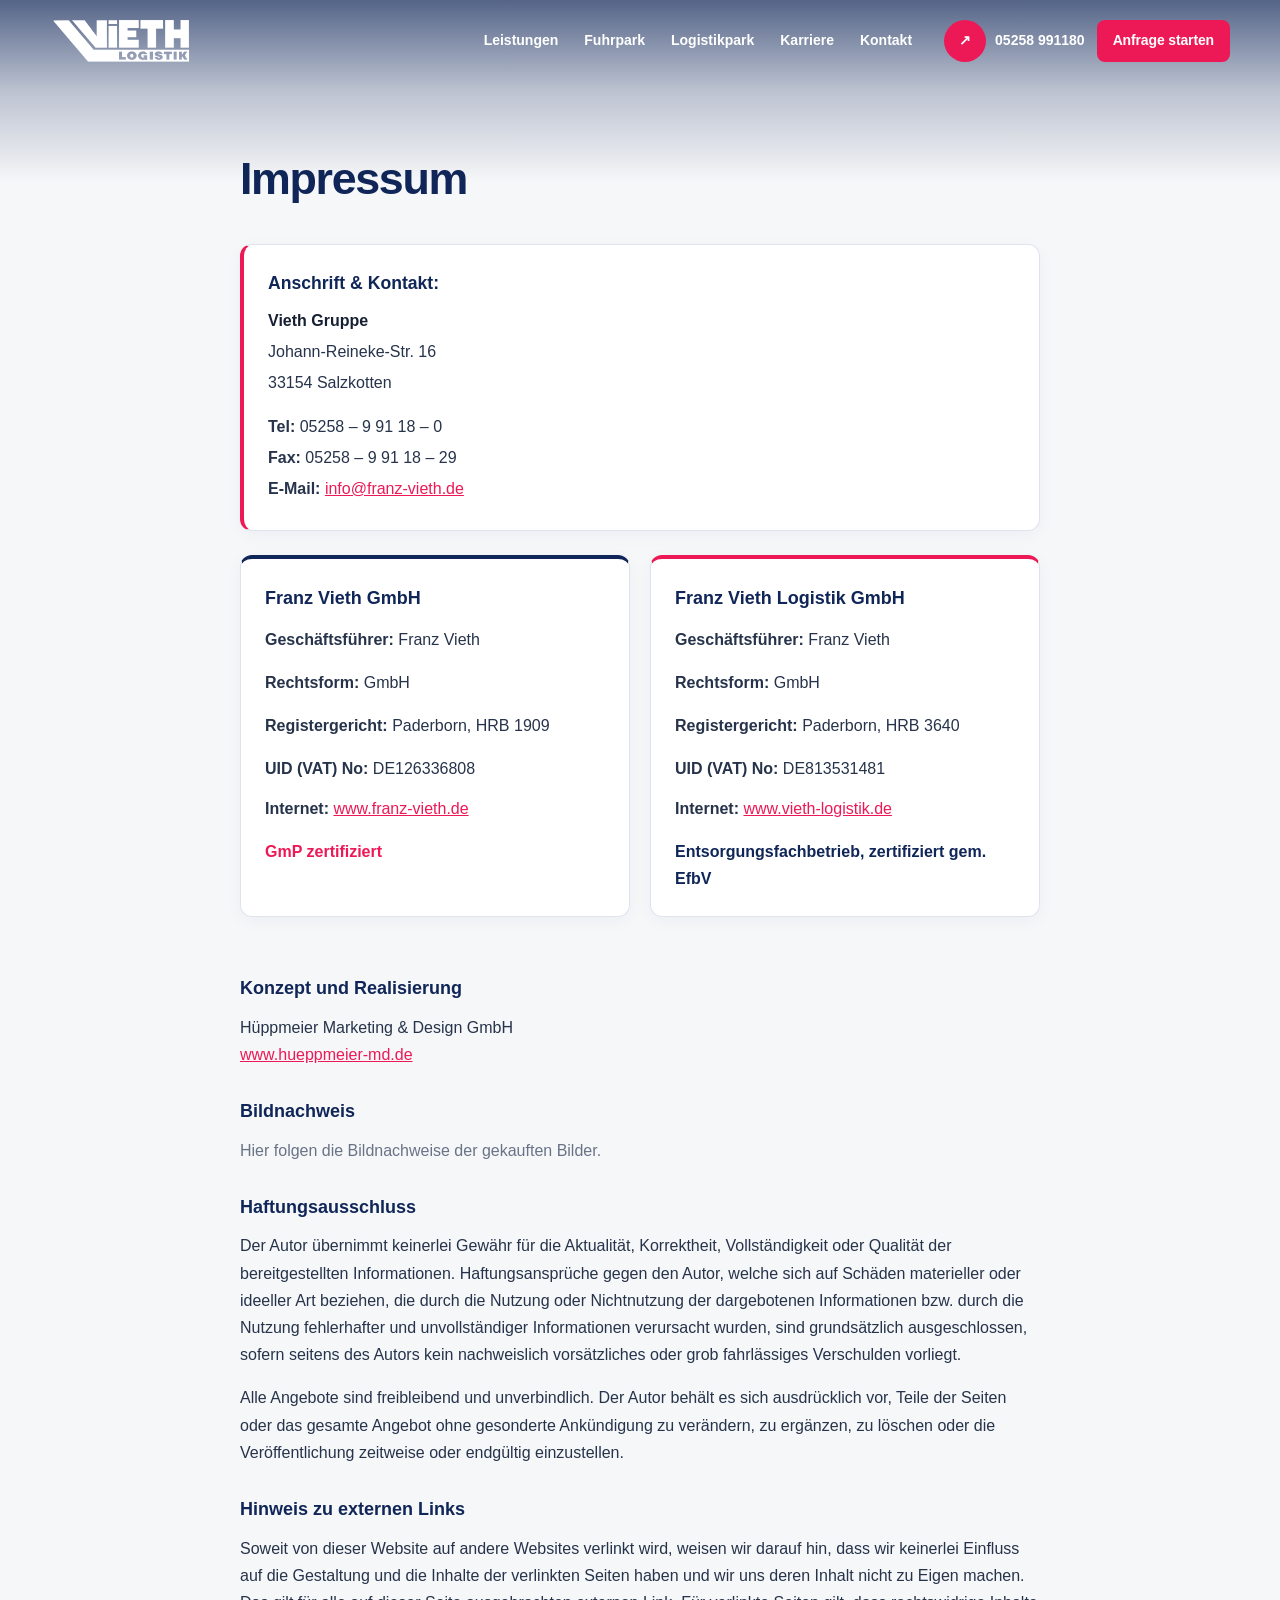
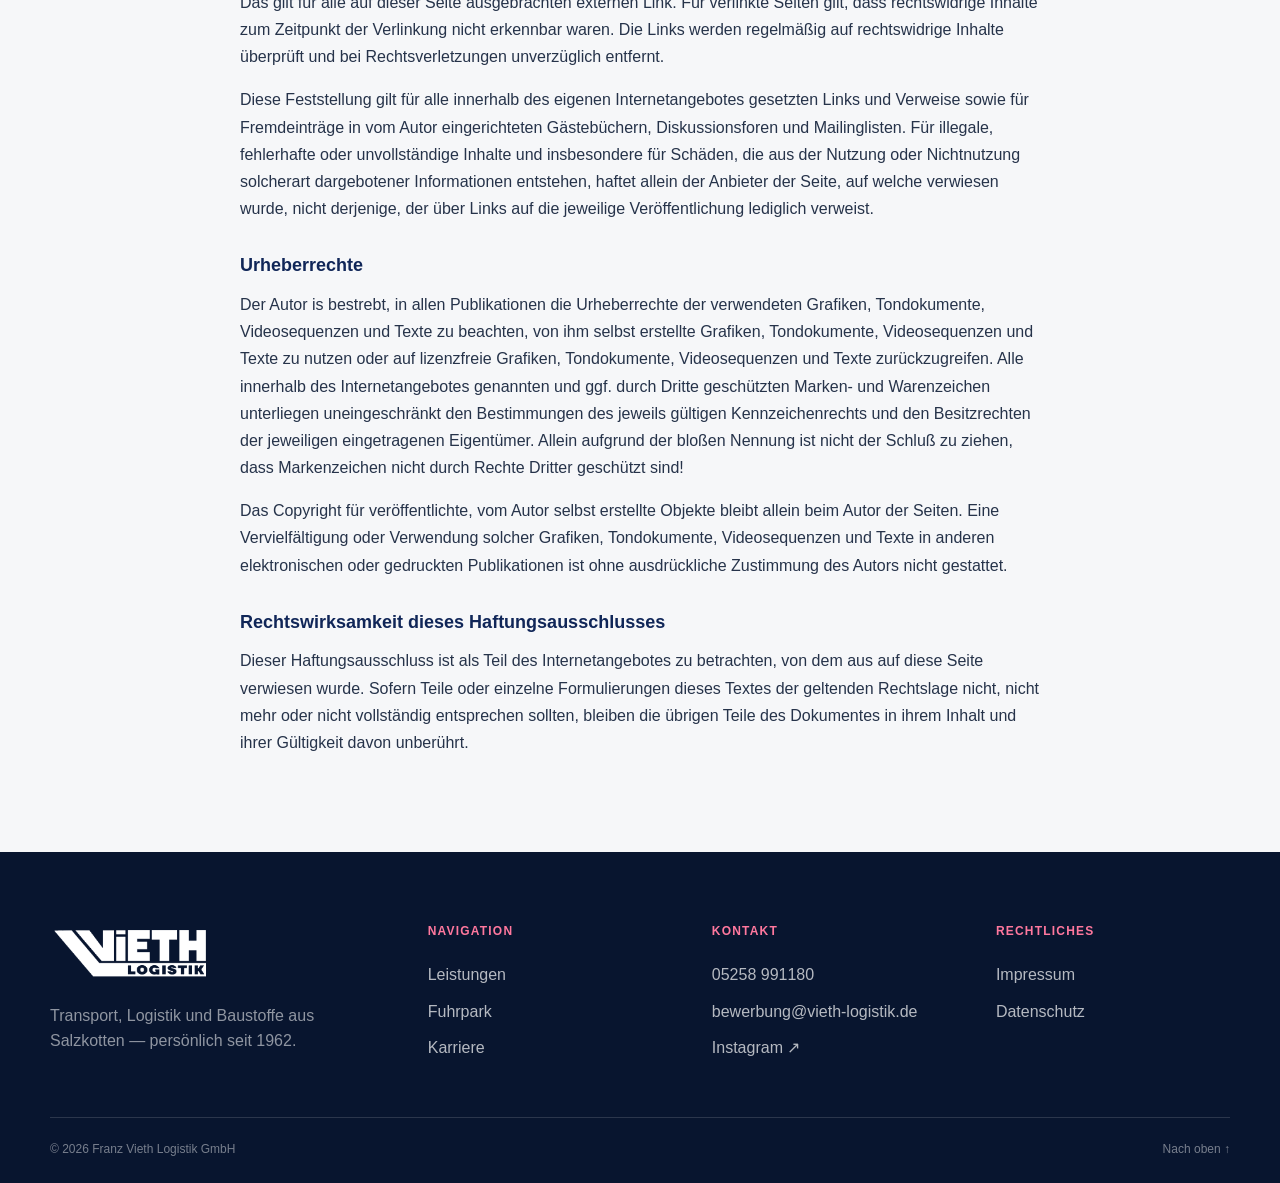
<file: impressum.html>
<!doctype html>
<html lang="de">
<head>
  <meta charset="utf-8">
  <meta name="viewport" content="width=device-width, initial-scale=1">
  <title>Impressum — Franz Vieth Logistik GmbH</title>
  <meta name="description" content="Impressum der Franz Vieth Logistik GmbH. Gesetzliche Anbieterkennzeichnung für Transport, Logistik und Entsorgung aus Salzkotten.">
  <meta name="theme-color" content="#102658">
  <link rel="icon" href="img/minilogo.svg" type="image/svg+xml">
  <link rel="stylesheet" href="styles.css">
</head>
<body>
  <a class="skip-link" href="#main">Zum Inhalt springen</a>

  <header class="site-header" id="siteHeader">
    <div class="shell header-inner">
      <a class="brand" href="index.html#top" aria-label="Franz Vieth Logistik Startseite"><img src="img/logo.svg" alt="Franz Vieth Logistik" width="151" height="49"></a>
      <nav class="main-nav" id="mainNav" aria-label="Hauptnavigation">
        <button class="nav-close" id="navClose" type="button" aria-label="Menü schließen">×</button>
        <a href="index.html#leistungen">Leistungen</a><a href="index.html#fuhrpark">Fuhrpark</a><a href="index.html#logistikpark">Logistikpark</a><a href="index.html#karriere">Karriere</a><a href="index.html#kontakt">Kontakt</a>
      </nav>
      <div class="header-actions">
        <a class="header-phone" href="tel:+495258991180" aria-label="05258 991180 anrufen"><span aria-hidden="true">↗</span><span class="phone-label">05258 991180</span></a>
        <a class="button button-small button-primary desktop-cta" href="index.html#kontakt">Anfrage starten</a>
        <button class="nav-toggle" id="navToggle" type="button" aria-controls="mainNav" aria-expanded="false" aria-label="Menü öffnen"><span></span><span></span></button>
      </div>
    </div>
  </header>

  <!-- ============ MAIN CONTENT ============ -->
  <main id="main">
    <section class="section legal-page">
      <div class="shell" style="max-width: 800px;">
        <h1>Impressum</h1>
        
        <div class="legal-card legal-card-left-red">
          <p style="font-weight: 700; color: #102658; font-size: 1.1rem; margin-bottom: 8px;">Anschrift &amp; Kontakt:</p>
          <p style="font-weight: 600; color: #172033; margin-bottom: 4px;">Vieth Gruppe</p>
          <p style="margin-bottom: 4px;">Johann-Reineke-Str. 16</p>
          <p style="margin-bottom: 16px;">33154 Salzkotten</p>
          <p style="margin-bottom: 4px;"><strong>Tel:</strong> 05258 – 9 91 18 – 0</p>
          <p style="margin-bottom: 4px;"><strong>Fax:</strong> 05258 – 9 91 18 – 29</p>
          <p style="margin-bottom: 4px;"><strong>E-Mail:</strong> <a href="mailto:info@franz-vieth.de">info@franz-vieth.de</a></p>
        </div>

        <div class="legal-grid">
          <div class="legal-card legal-card-blue">
            <h3 style="margin-top: 0; margin-bottom: 12px;">Franz Vieth GmbH</h3>
            <p><strong>Geschäftsführer:</strong> Franz Vieth</p>
            <p><strong>Rechtsform:</strong> GmbH</p>
            <p><strong>Registergericht:</strong> Paderborn, HRB 1909</p>
            <p style="margin-bottom: 12px;"><strong>UID (VAT) No:</strong> DE126336808</p>
            <p><strong>Internet:</strong> <a href="http://www.franz-vieth.de" target="_blank" rel="noopener">www.franz-vieth.de</a></p>
            <p style="margin-bottom: 0; font-weight: 600; color: #ec1956;">GmP zertifiziert</p>
          </div>
          
          <div class="legal-card legal-card-red">
            <h3 style="margin-top: 0; margin-bottom: 12px;">Franz Vieth Logistik GmbH</h3>
            <p><strong>Geschäftsführer:</strong> Franz Vieth</p>
            <p><strong>Rechtsform:</strong> GmbH</p>
            <p><strong>Registergericht:</strong> Paderborn, HRB 3640</p>
            <p style="margin-bottom: 12px;"><strong>UID (VAT) No:</strong> DE813531481</p>
            <p><strong>Internet:</strong> <a href="http://www.vieth-logistik.de" target="_blank" rel="noopener">www.vieth-logistik.de</a></p>
            <p style="margin-bottom: 0; font-weight: 600; color: #102658;">Entsorgungsfachbetrieb, zertifiziert gem. EfbV</p>
          </div>
        </div>

        <h3>Konzept und Realisierung</h3>
        <p>
          Hüppmeier Marketing &amp; Design GmbH<br>
          <a href="https://www.hueppmeier-md.de" target="_blank" rel="noopener">www.hueppmeier-md.de</a>
        </p>

        <h3>Bildnachweis</h3>
        <p style="color: #697386;">Hier folgen die Bildnachweise der gekauften Bilder.</p>

        <h3>Haftungsausschluss</h3>
        <p>Der Autor übernimmt keinerlei Gewähr für die Aktualität, Korrektheit, Vollständigkeit oder Qualität der bereitgestellten Informationen. Haftungsansprüche gegen den Autor, welche sich auf Schäden materieller oder ideeller Art beziehen, die durch die Nutzung oder Nichtnutzung der dargebotenen Informationen bzw. durch die Nutzung fehlerhafter und unvollständiger Informationen verursacht wurden, sind grundsätzlich ausgeschlossen, sofern seitens des Autors kein nachweislich vorsätzliches oder grob fahrlässiges Verschulden vorliegt.</p>
        <p>Alle Angebote sind freibleibend und unverbindlich. Der Autor behält es sich ausdrücklich vor, Teile der Seiten oder das gesamte Angebot ohne gesonderte Ankündigung zu verändern, zu ergänzen, zu löschen oder die Veröffentlichung zeitweise oder endgültig einzustellen.</p>

        <h3>Hinweis zu externen Links</h3>
        <p>Soweit von dieser Website auf andere Websites verlinkt wird, weisen wir darauf hin, dass wir keinerlei Einfluss auf die Gestaltung und die Inhalte der verlinkten Seiten haben und wir uns deren Inhalt nicht zu Eigen machen. Das gilt für alle auf dieser Seite ausgebrachten externen Link. Für verlinkte Seiten gilt, dass rechtswidrige Inhalte zum Zeitpunkt der Verlinkung nicht erkennbar waren. Die Links werden regelmäßig auf rechtswidrige Inhalte überprüft und bei Rechtsverletzungen unverzüglich entfernt.</p>
        <p>Diese Feststellung gilt für alle innerhalb des eigenen Internetangebotes gesetzten Links und Verweise sowie für Fremdeinträge in vom Autor eingerichteten Gästebüchern, Diskussionsforen und Mailinglisten. Für illegale, fehlerhafte oder unvollständige Inhalte und insbesondere für Schäden, die aus der Nutzung oder Nichtnutzung solcherart dargebotener Informationen entstehen, haftet allein der Anbieter der Seite, auf welche verwiesen wurde, nicht derjenige, der über Links auf die jeweilige Veröffentlichung lediglich verweist.</p>

        <h3>Urheberrechte</h3>
        <p>Der Autor is bestrebt, in allen Publikationen die Urheberrechte der verwendeten Grafiken, Tondokumente, Videosequenzen und Texte zu beachten, von ihm selbst erstellte Grafiken, Tondokumente, Videosequenzen und Texte zu nutzen oder auf lizenzfreie Grafiken, Tondokumente, Videosequenzen und Texte zurückzugreifen. Alle innerhalb des Internetangebotes genannten und ggf. durch Dritte geschützten Marken- und Warenzeichen unterliegen uneingeschränkt den Bestimmungen des jeweils gültigen Kennzeichenrechts und den Besitzrechten der jeweiligen eingetragenen Eigentümer. Allein aufgrund der bloßen Nennung ist nicht der Schluß zu ziehen, dass Markenzeichen nicht durch Rechte Dritter geschützt sind!</p>
        <p>Das Copyright für veröffentlichte, vom Autor selbst erstellte Objekte bleibt allein beim Autor der Seiten. Eine Vervielfältigung oder Verwendung solcher Grafiken, Tondokumente, Videosequenzen und Texte in anderen elektronischen oder gedruckten Publikationen ist ohne ausdrückliche Zustimmung des Autors nicht gestattet.</p>

        <h3>Rechtswirksamkeit dieses Haftungsausschlusses</h3>
        <p>Dieser Haftungsausschluss ist als Teil des Internetangebotes zu betrachten, von dem aus auf diese Seite verwiesen wurde. Sofern Teile oder einzelne Formulierungen dieses Textes der geltenden Rechtslage nicht, nicht mehr oder nicht vollständig entsprechen sollten, bleiben die übrigen Teile des Dokumentes in ihrem Inhalt und ihrer Gültigkeit davon unberührt.</p>
      </div>
    </section>
  </main>

  <!-- ============ FOOTER ============ -->
  <footer class="footer">
    <div class="shell footer-grid">
      <div>
        <a href="index.html#top" aria-label="Franz Vieth Logistik Startseite"><img src="img/logo.svg" alt="Franz Vieth Logistik" width="160" height="52"></a>
        <p>Transport, Logistik und Baustoffe aus Salzkotten — persönlich seit 1962.</p>
      </div>
      <div>
        <h3>Navigation</h3>
        <a href="index.html#leistungen">Leistungen</a>
        <a href="index.html#fuhrpark">Fuhrpark</a>
        <a href="index.html#karriere">Karriere</a>
      </div>
      <div>
        <h3>Kontakt</h3>
        <a href="tel:+495258991180">05258 991180</a>
        <a href="mailto:bewerbung@vieth-logistik.de">bewerbung@vieth-logistik.de</a>
        <a href="https://www.instagram.com/vieth_logistik_gmbh/" target="_blank" rel="noopener">Instagram ↗</a>
      </div>
      <div>
        <h3>Rechtliches</h3>
        <a href="impressum.html">Impressum</a>
        <a href="datenschutz.html">Datenschutz</a>
      </div>
    </div>
    <div class="shell footer-bottom">
      <span>© <span id="year"></span> Franz Vieth Logistik GmbH</span>
      <a href="#top">Nach oben ↑</a>
    </div>
  </footer>

  <script src="script.js" defer></script>
</body>
</html>
</file>
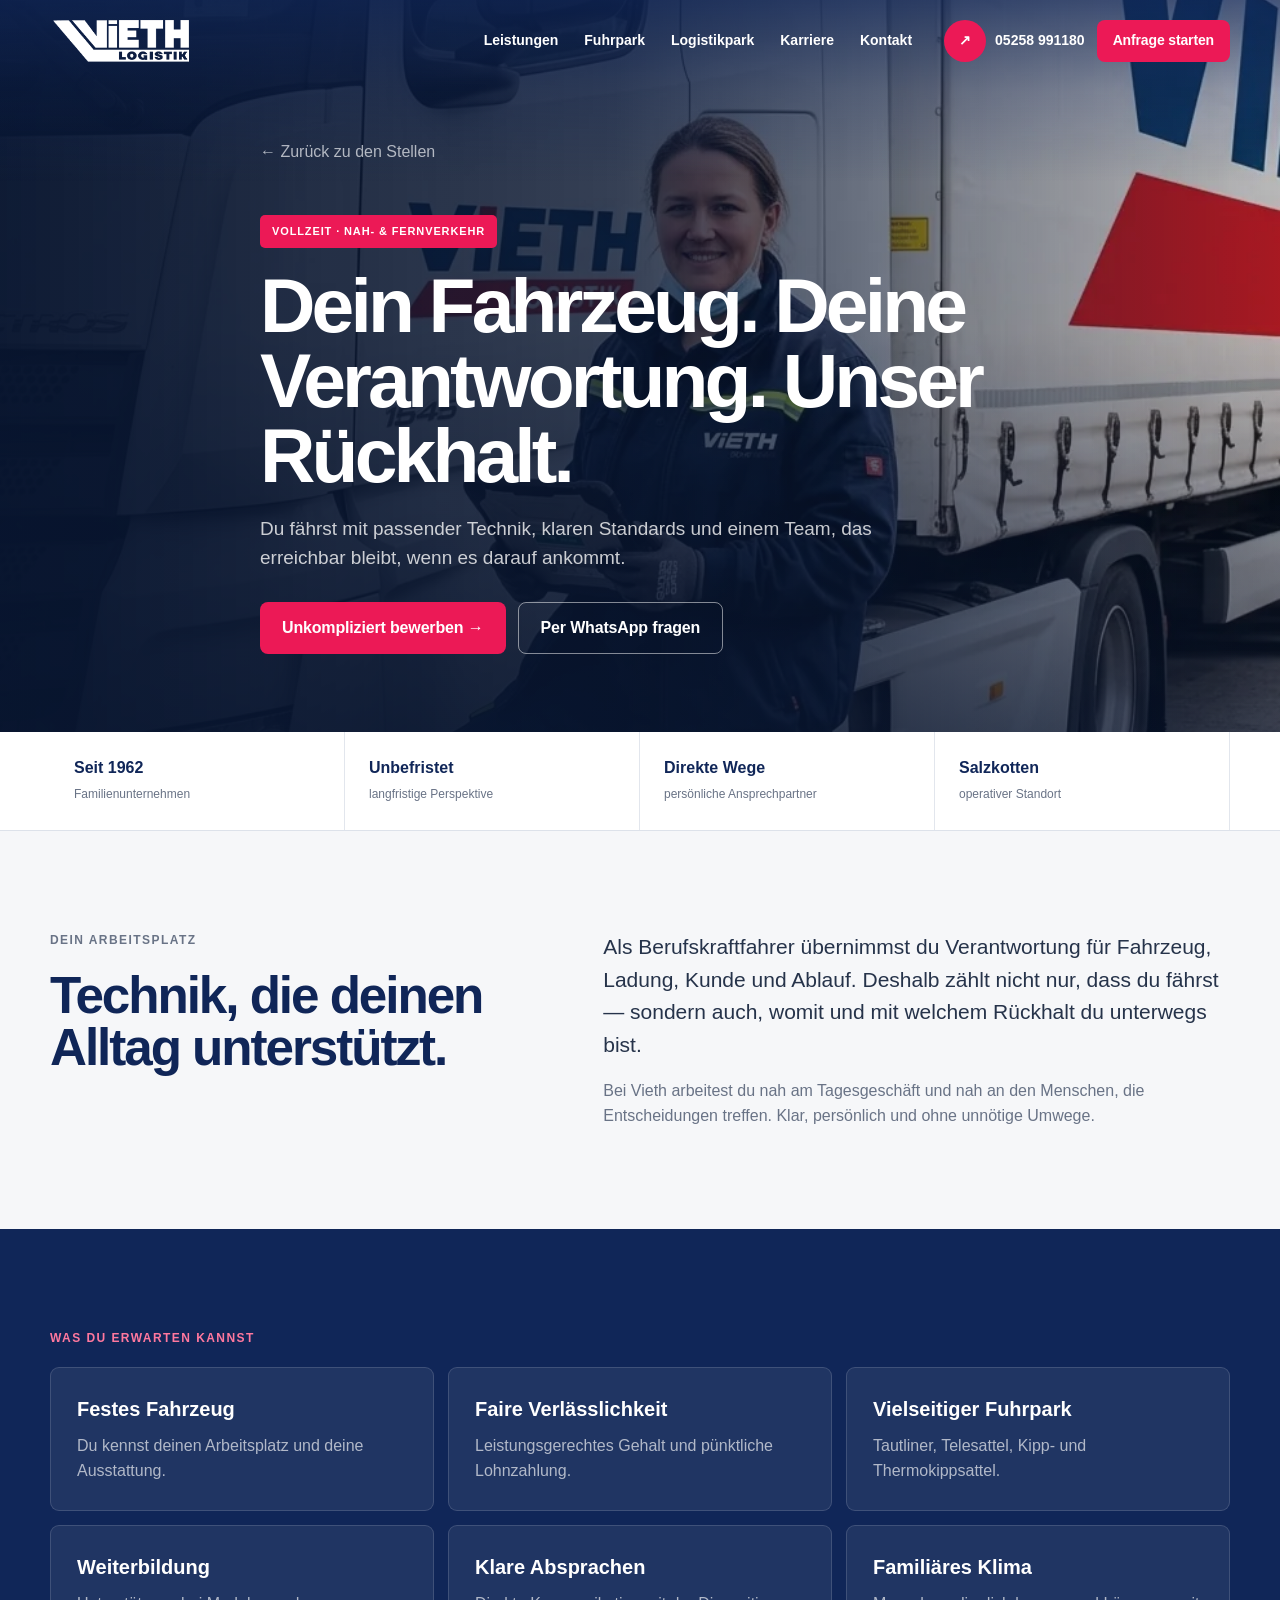
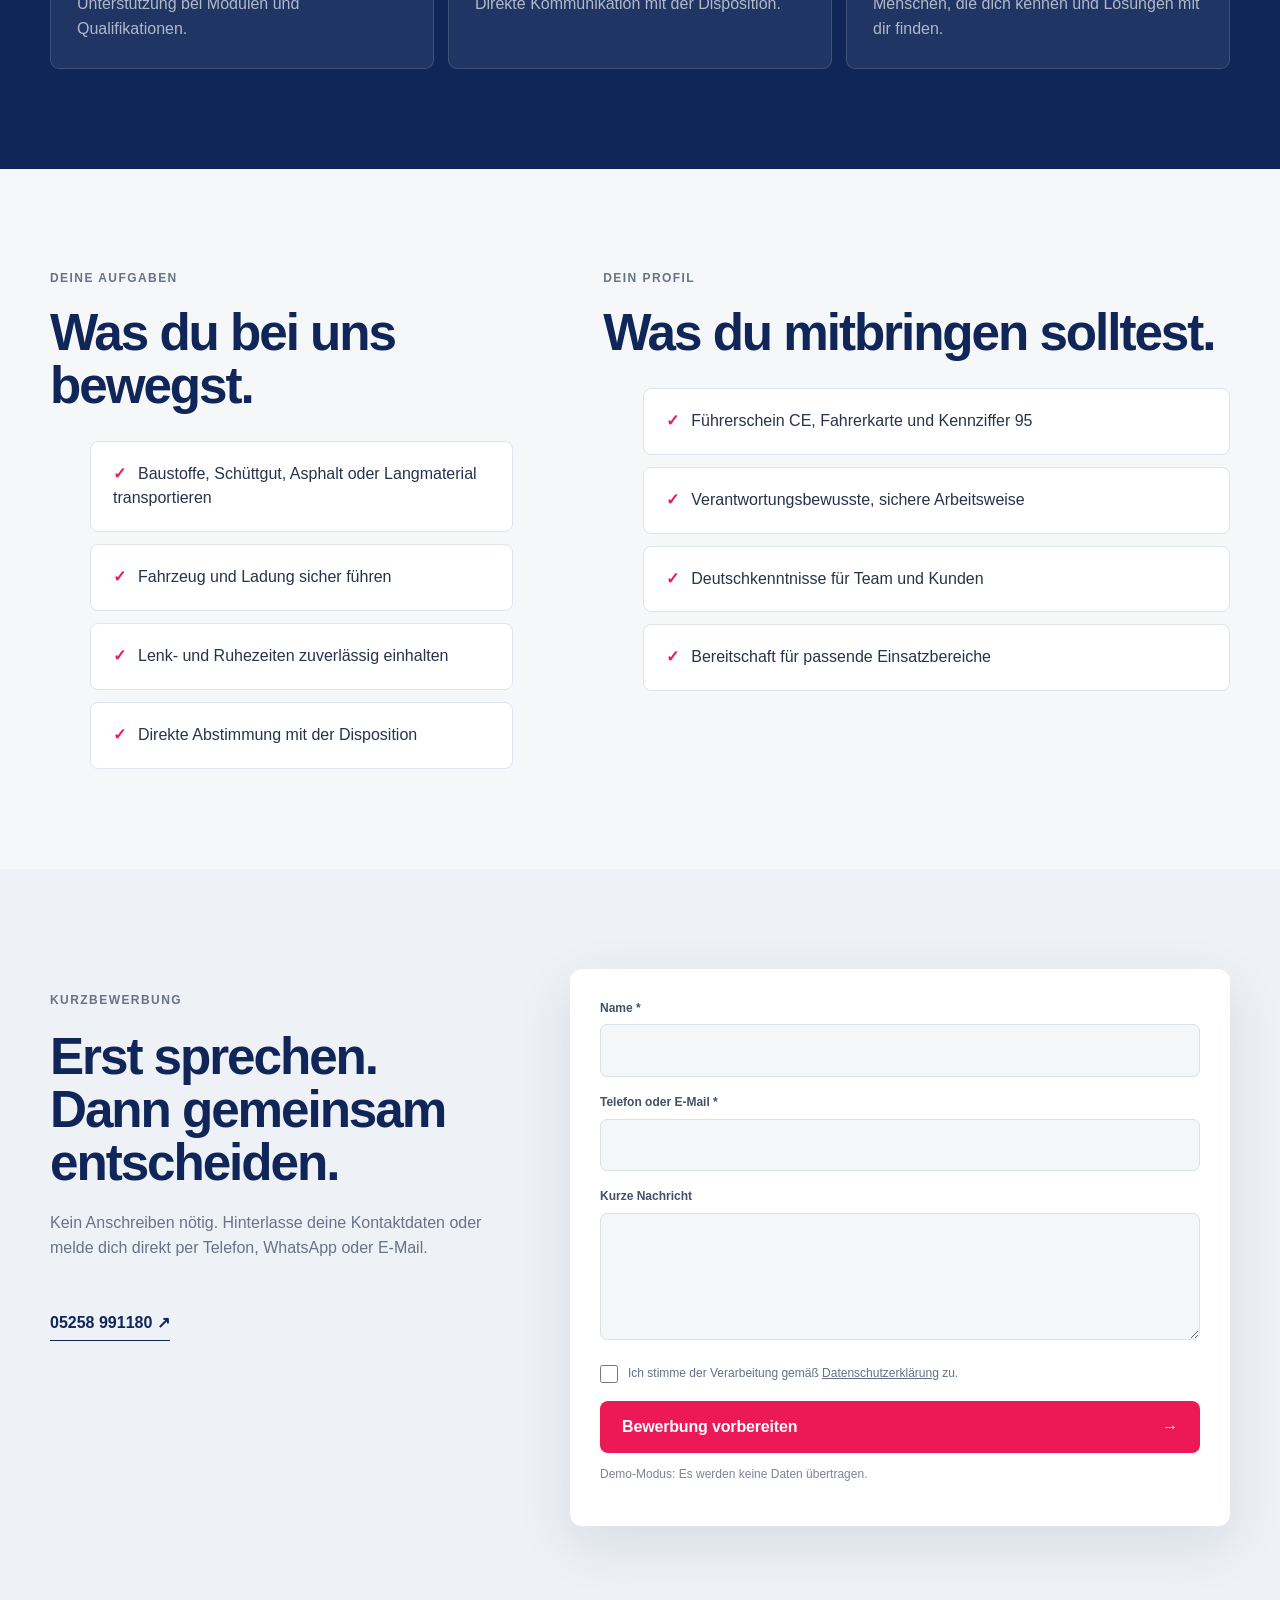
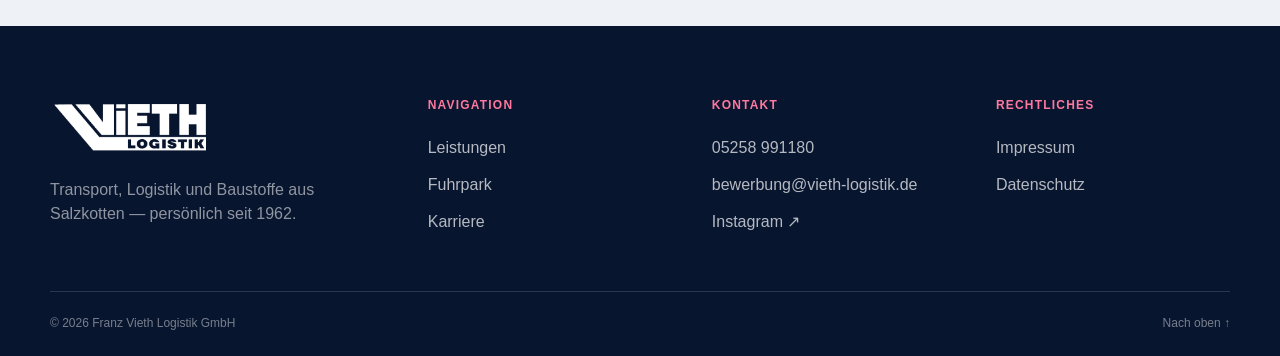
<file: stellen/berufskraftfahrer.html>
<!doctype html>
<html lang="de">
<head>
  <meta charset="utf-8">
  <meta name="viewport" content="width=device-width, initial-scale=1">
  <title>Berufskraftfahrer (m/w/d) | Franz Vieth Logistik</title>
  <meta name="description" content="Du fährst mit passender Technik, klaren Standards und einem Team, das erreichbar bleibt, wenn es darauf ankommt.">
  <link rel="icon" href="../img/minilogo.svg" type="image/svg+xml">
  <link rel="stylesheet" href="../styles.css">
  <link rel="stylesheet" href="stellen.css">
</head>
<body class="job-page">
  <a class="skip-link" href="#main">Zum Inhalt springen</a>

  <header class="site-header" id="siteHeader">
    <div class="shell header-inner">
      <a class="brand" href="../index.html#top" aria-label="Franz Vieth Logistik Startseite"><img src="../img/logo.svg" alt="Franz Vieth Logistik" width="151" height="49"></a>
      <nav class="main-nav" id="mainNav" aria-label="Hauptnavigation">
        <button class="nav-close" id="navClose" type="button" aria-label="Menü schließen">×</button>
        <a href="../index.html#leistungen">Leistungen</a><a href="../index.html#fuhrpark">Fuhrpark</a><a href="../index.html#logistikpark">Logistikpark</a><a href="../index.html#karriere">Karriere</a><a href="../index.html#kontakt">Kontakt</a>
      </nav>
      <div class="header-actions">
        <a class="header-phone" href="tel:+495258991180" aria-label="05258 991180 anrufen"><span aria-hidden="true">↗</span><span class="phone-label">05258 991180</span></a>
        <a class="button button-small button-primary desktop-cta" href="../index.html#kontakt">Anfrage starten</a>
        <button class="nav-toggle" id="navToggle" type="button" aria-controls="mainNav" aria-expanded="false" aria-label="Menü öffnen"><span></span><span></span></button>
      </div>
    </div>
  </header>

  <main id="main">
    <section class="job-hero">
      <img src="../img/Berufskraftfahrer.webp" alt="Berufskraftfahrer (m/w/d) bei Franz Vieth Logistik">
      <div class="shell job-hero-content">
        <a class="job-back" href="../index.html#karriere">← Zurück zu den Stellen</a><br>
        <span class="job-badge">Vollzeit · Nah- & Fernverkehr</span>
        <h1>Dein Fahrzeug. Deine Verantwortung. Unser Rückhalt.</h1>
        <p>Du fährst mit passender Technik, klaren Standards und einem Team, das erreichbar bleibt, wenn es darauf ankommt.</p>
        <div class="job-actions">
          <a class="button button-primary" href="#bewerben">Unkompliziert bewerben →</a>
          <a class="button" href="https://wa.me/4915122938969">Per WhatsApp fragen</a>
        </div>
      </div>
    </section>

    <section class="job-facts">
      <div class="shell job-facts-grid">
        <div><strong>Seit 1962</strong><span>Familienunternehmen</span></div>
        <div><strong>Unbefristet</strong><span>langfristige Perspektive</span></div>
        <div><strong>Direkte Wege</strong><span>persönliche Ansprechpartner</span></div>
        <div><strong>Salzkotten</strong><span>operativer Standort</span></div>
      </div>
    </section>

    <section class="job-section">
      <div class="shell job-two">
        <div>
          <p class="kicker">Dein Arbeitsplatz</p>
          <h2>Technik, die deinen Alltag unterstützt.</h2>
        </div>
        <div>
          <p class="lead">Als Berufskraftfahrer übernimmst du Verantwortung für Fahrzeug, Ladung, Kunde und Ablauf. Deshalb zählt nicht nur, dass du fährst — sondern auch, womit und mit welchem Rückhalt du unterwegs bist.</p>
          <p>Bei Vieth arbeitest du nah am Tagesgeschäft und nah an den Menschen, die Entscheidungen treffen. Klar, persönlich und ohne unnötige Umwege.</p>
        </div>
      </div>
    </section>

    <section class="job-section benefit-section">
      <div class="shell">
        <p class="kicker kicker-light">Was du erwarten kannst</p>
        <div class="benefit-grid">
          <article class="benefit">
            <h3>Festes Fahrzeug</h3>
            <p>Du kennst deinen Arbeitsplatz und deine Ausstattung.</p>
          </article>
          <article class="benefit">
            <h3>Faire Verlässlichkeit</h3>
            <p>Leistungsgerechtes Gehalt und pünktliche Lohnzahlung.</p>
          </article>
          <article class="benefit">
            <h3>Vielseitiger Fuhrpark</h3>
            <p>Tautliner, Telesattel, Kipp- und Thermokippsattel.</p>
          </article>
          <article class="benefit">
            <h3>Weiterbildung</h3>
            <p>Unterstützung bei Modulen und Qualifikationen.</p>
          </article>
          <article class="benefit">
            <h3>Klare Absprachen</h3>
            <p>Direkte Kommunikation mit der Disposition.</p>
          </article>
          <article class="benefit">
            <h3>Familiäres Klima</h3>
            <p>Menschen, die dich kennen und Lösungen mit dir finden.</p>
          </article>
        </div>
      </div>
    </section>

    <section class="job-section">
      <div class="shell job-two">
        <div>
          <p class="kicker">Deine Aufgaben</p>
          <h2>Was du bei uns bewegst.</h2>
          <ul class="job-list">
            <li>Baustoffe, Schüttgut, Asphalt oder Langmaterial transportieren</li>
            <li>Fahrzeug und Ladung sicher führen</li>
            <li>Lenk- und Ruhezeiten zuverlässig einhalten</li>
            <li>Direkte Abstimmung mit der Disposition</li>
          </ul>
        </div>
        <div>
          <p class="kicker">Dein Profil</p>
          <h2>Was du mitbringen solltest.</h2>
          <ul class="job-list">
            <li>Führerschein CE, Fahrerkarte und Kennziffer 95</li>
            <li>Verantwortungsbewusste, sichere Arbeitsweise</li>
            <li>Deutschkenntnisse für Team und Kunden</li>
            <li>Bereitschaft für passende Einsatzbereiche</li>
          </ul>
        </div>
      </div>
    </section>

    <section class="job-section apply-section" id="bewerben">
      <div class="shell apply-grid">
        <div class="apply-copy">
          <p class="kicker">Kurzbewerbung</p>
          <h2>Erst sprechen. Dann gemeinsam entscheiden.</h2>
          <p>Kein Anschreiben nötig. Hinterlasse deine Kontaktdaten oder melde dich direkt per Telefon, WhatsApp oder E-Mail.</p>
          <a class="text-link" href="tel:+495258991180">05258 991180 ↗</a>
        </div>
        <form class="apply-card job-apply-form" novalidate>
          <input type="hidden" name="position" value="Berufskraftfahrer (m/w/d)">
          <div class="field">
            <label for="j-name">Name *</label>
            <input id="j-name" required autocomplete="name">
            <small></small>
          </div>
          <div class="field">
            <label for="j-contact">Telefon oder E-Mail *</label>
            <input id="j-contact" required>
            <small></small>
          </div>
          <div class="field">
            <label for="j-msg">Kurze Nachricht</label>
            <textarea id="j-msg" rows="4"></textarea>
          </div>
          <label class="consent">
            <input type="checkbox" required>
            <span>Ich stimme der Verarbeitung gemäß <a href="../datenschutz.html">Datenschutzerklärung</a> zu.</span>
          </label>
          <button class="button button-primary button-full" type="submit">Bewerbung vorbereiten <span>→</span></button>
          <p class="form-note">Demo-Modus: Es werden keine Daten übertragen.</p>
          <p class="job-form-status" role="status"></p>
        </form>
      </div>
    </section>
  </main>

  <footer class="footer">
    <div class="shell footer-grid">
      <div>
        <a href="../index.html#top" aria-label="Franz Vieth Logistik Startseite"><img src="../img/logo.svg" alt="Franz Vieth Logistik" width="160" height="52"></a>
        <p>Transport, Logistik und Baustoffe aus Salzkotten — persönlich seit 1962.</p>
      </div>
      <div>
        <h3>Navigation</h3>
        <a href="../index.html#leistungen">Leistungen</a>
        <a href="../index.html#fuhrpark">Fuhrpark</a>
        <a href="../index.html#karriere">Karriere</a>
      </div>
      <div>
        <h3>Kontakt</h3>
        <a href="tel:+495258991180">05258 991180</a>
        <a href="mailto:bewerbung@vieth-logistik.de">bewerbung@vieth-logistik.de</a>
        <a href="https://www.instagram.com/vieth_logistik_gmbh/" target="_blank" rel="noopener">Instagram ↗</a>
      </div>
      <div>
        <h3>Rechtliches</h3>
        <a href="../impressum.html">Impressum</a>
        <a href="../datenschutz.html">Datenschutz</a>
      </div>
    </div>
    <div class="shell footer-bottom">
      <span>© <span id="year"></span> Franz Vieth Logistik GmbH</span>
      <a href="#top">Nach oben ↑</a>
    </div>
  </footer>

  <script src="../script.js" defer></script>
  <script src="stellen.js" defer></script>
</body>
</html>
</file>
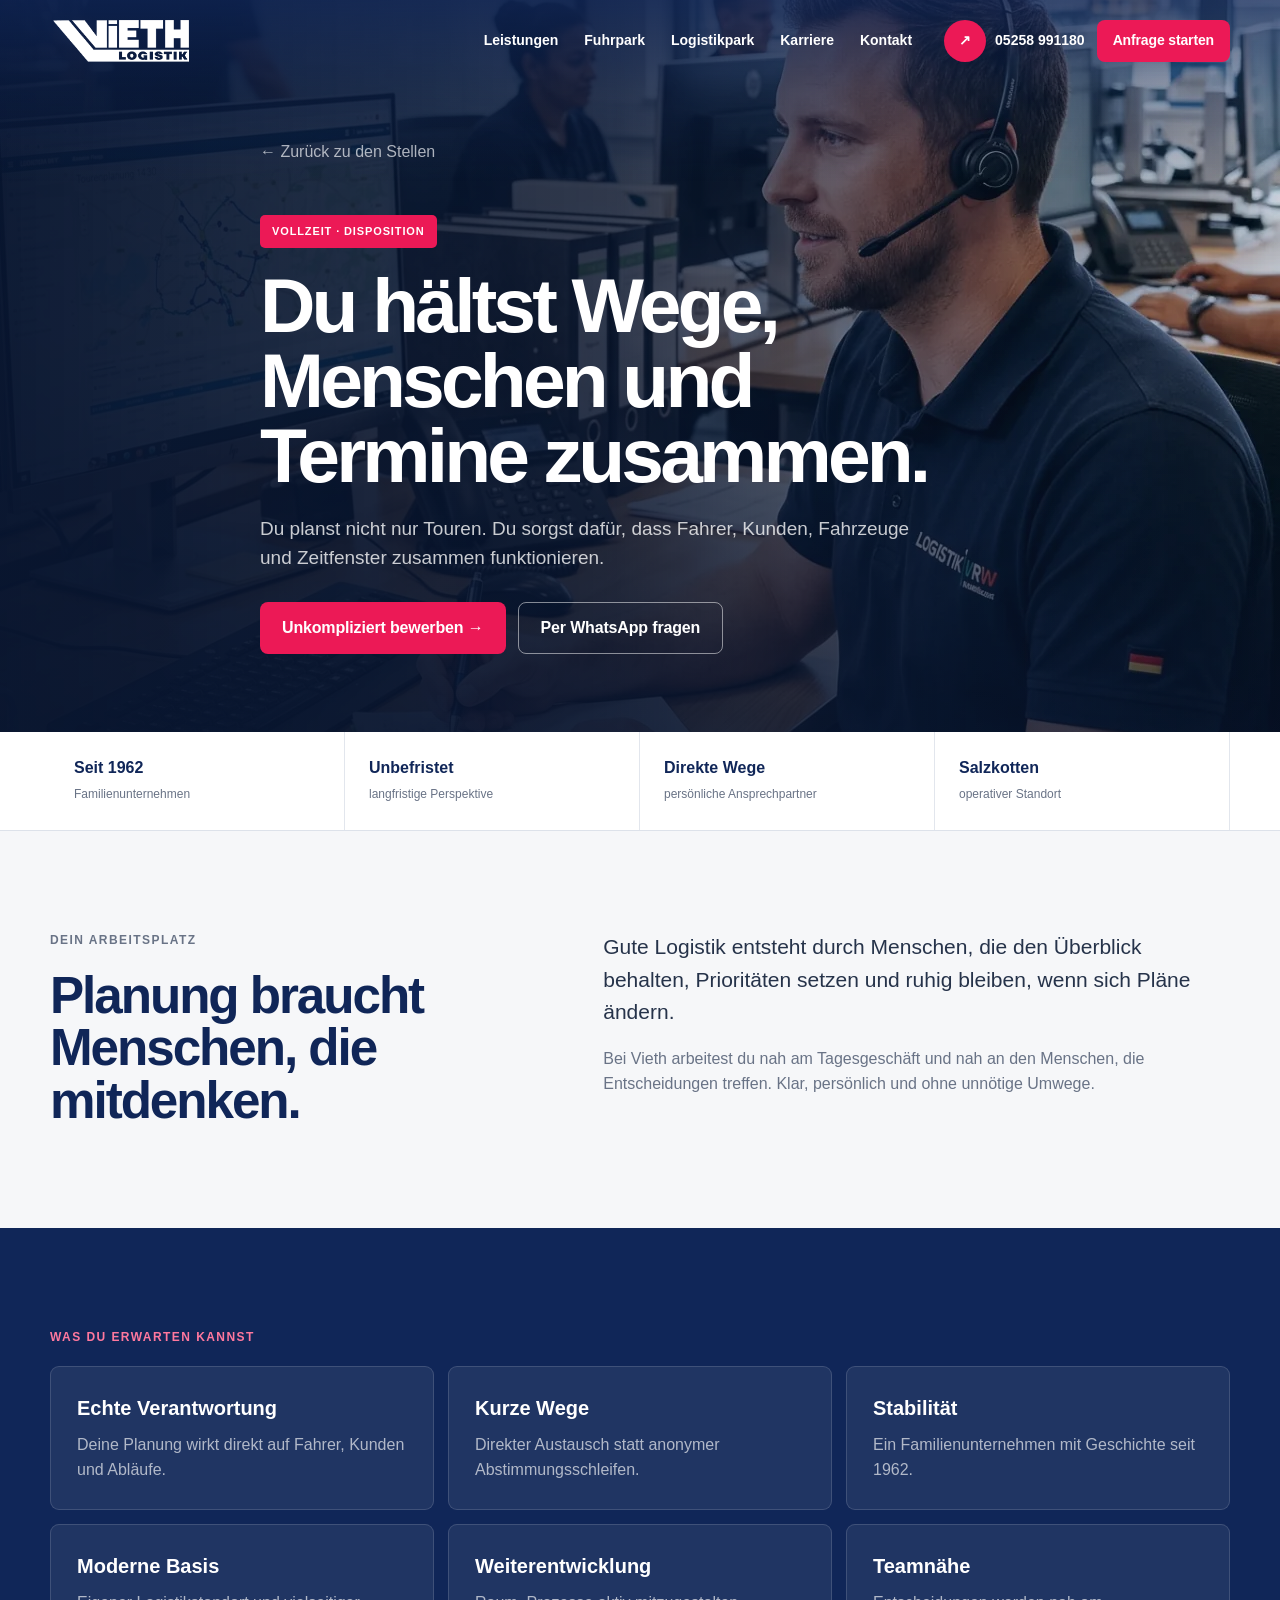
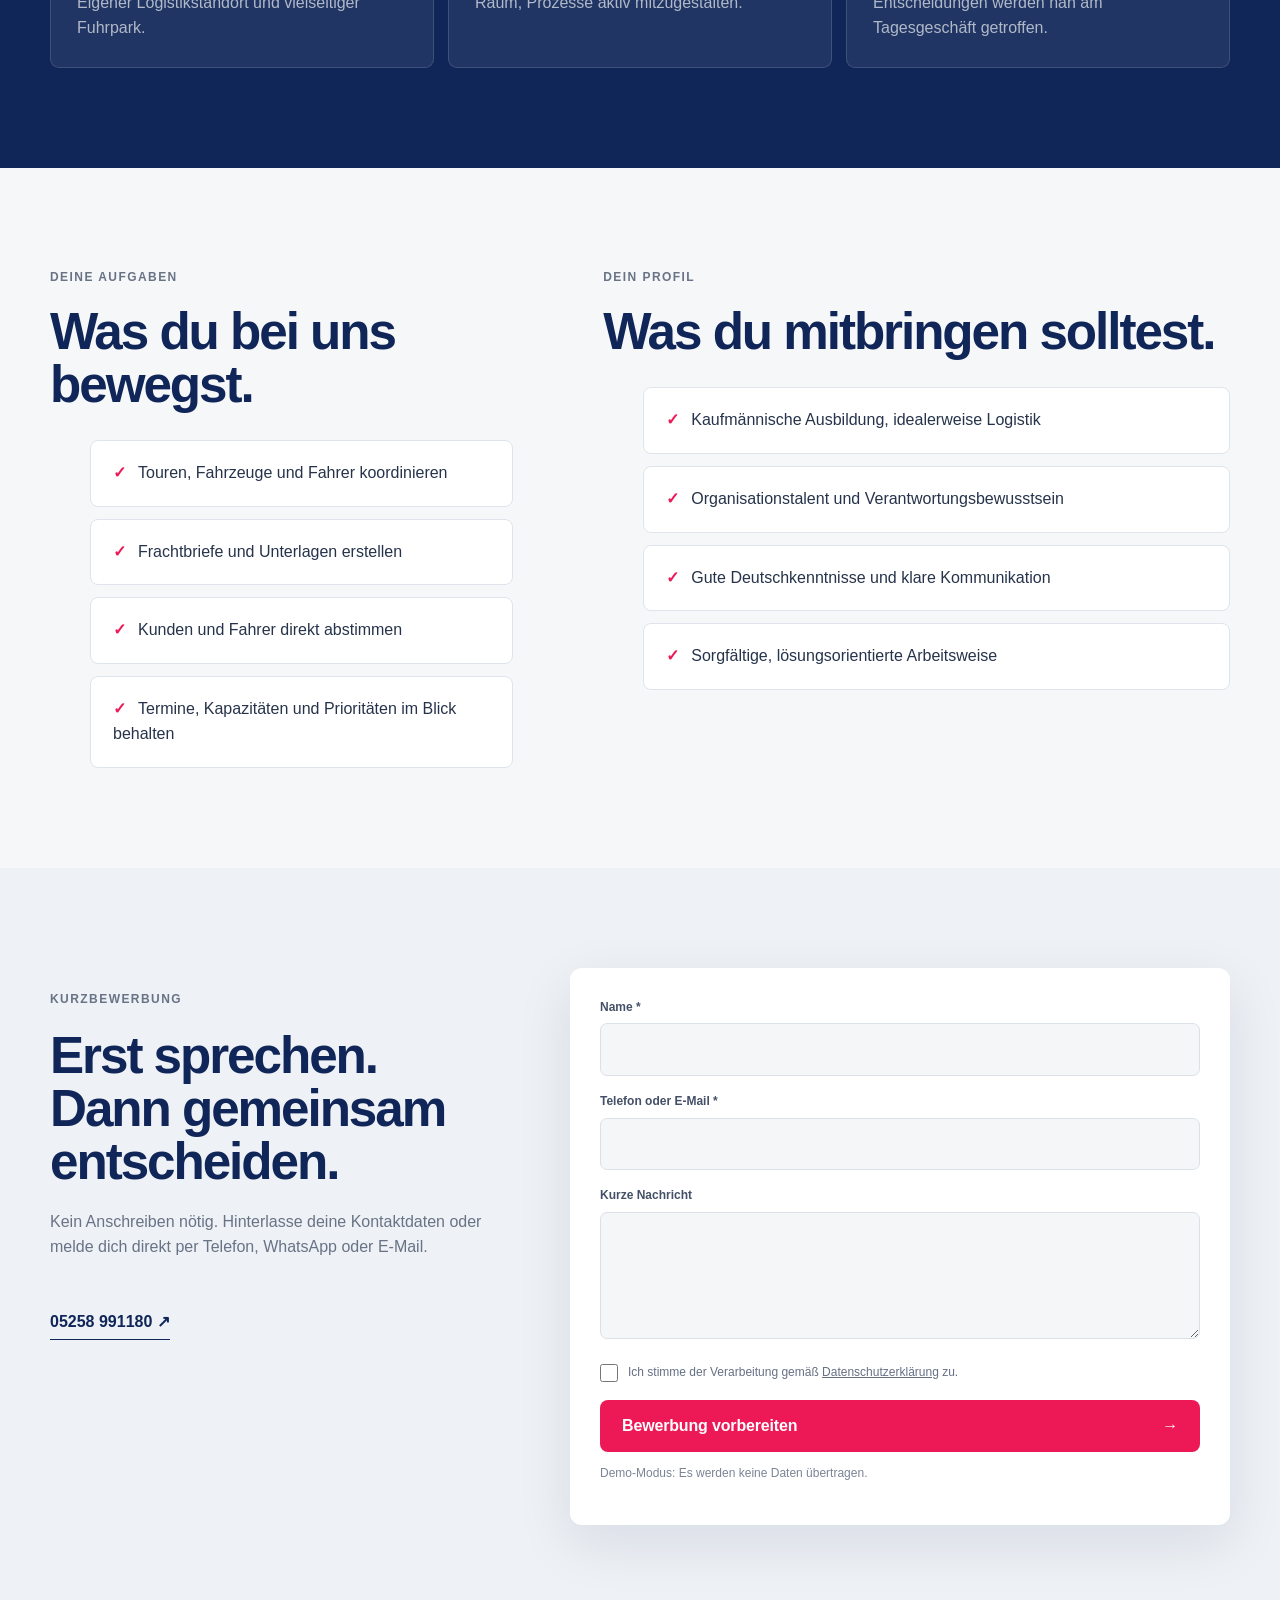
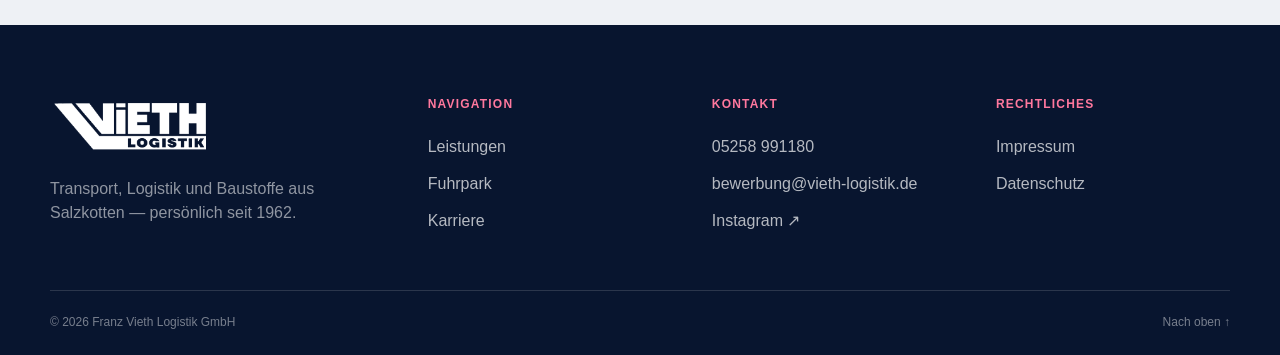
<file: stellen/disponent.html>
<!doctype html>
<html lang="de">
<head>
  <meta charset="utf-8">
  <meta name="viewport" content="width=device-width, initial-scale=1">
  <title>Disponent (m/w/d) | Franz Vieth Logistik</title>
  <meta name="description" content="Du planst nicht nur Touren. Du sorgst dafür, dass Fahrer, Kunden, Fahrzeuge und Zeitfenster zusammen funktionieren.">
  <link rel="icon" href="../img/minilogo.svg" type="image/svg+xml">
  <link rel="stylesheet" href="../styles.css">
  <link rel="stylesheet" href="stellen.css">
</head>
<body class="job-page">
  <a class="skip-link" href="#main">Zum Inhalt springen</a>

  <header class="site-header" id="siteHeader">
    <div class="shell header-inner">
      <a class="brand" href="../index.html#top" aria-label="Franz Vieth Logistik Startseite"><img src="../img/logo.svg" alt="Franz Vieth Logistik" width="151" height="49"></a>
      <nav class="main-nav" id="mainNav" aria-label="Hauptnavigation">
        <button class="nav-close" id="navClose" type="button" aria-label="Menü schließen">×</button>
        <a href="../index.html#leistungen">Leistungen</a><a href="../index.html#fuhrpark">Fuhrpark</a><a href="../index.html#logistikpark">Logistikpark</a><a href="../index.html#karriere">Karriere</a><a href="../index.html#kontakt">Kontakt</a>
      </nav>
      <div class="header-actions">
        <a class="header-phone" href="tel:+495258991180" aria-label="05258 991180 anrufen"><span aria-hidden="true">↗</span><span class="phone-label">05258 991180</span></a>
        <a class="button button-small button-primary desktop-cta" href="../index.html#kontakt">Anfrage starten</a>
        <button class="nav-toggle" id="navToggle" type="button" aria-controls="mainNav" aria-expanded="false" aria-label="Menü öffnen"><span></span><span></span></button>
      </div>
    </div>
  </header>

  <main id="main">
    <section class="job-hero">
      <img src="../img/Disponent.webp" alt="Disponent (m/w/d) bei Franz Vieth Logistik">
      <div class="shell job-hero-content">
        <a class="job-back" href="../index.html#karriere">← Zurück zu den Stellen</a><br>
        <span class="job-badge">Vollzeit · Disposition</span>
        <h1>Du hältst Wege, Menschen und Termine zusammen.</h1>
        <p>Du planst nicht nur Touren. Du sorgst dafür, dass Fahrer, Kunden, Fahrzeuge und Zeitfenster zusammen funktionieren.</p>
        <div class="job-actions">
          <a class="button button-primary" href="#bewerben">Unkompliziert bewerben →</a>
          <a class="button" href="https://wa.me/4915122938969">Per WhatsApp fragen</a>
        </div>
      </div>
    </section>

    <section class="job-facts">
      <div class="shell job-facts-grid">
        <div><strong>Seit 1962</strong><span>Familienunternehmen</span></div>
        <div><strong>Unbefristet</strong><span>langfristige Perspektive</span></div>
        <div><strong>Direkte Wege</strong><span>persönliche Ansprechpartner</span></div>
        <div><strong>Salzkotten</strong><span>operativer Standort</span></div>
      </div>
    </section>

    <section class="job-section">
      <div class="shell job-two">
        <div>
          <p class="kicker">Dein Arbeitsplatz</p>
          <h2>Planung braucht Menschen, die mitdenken.</h2>
        </div>
        <div>
          <p class="lead">Gute Logistik entsteht durch Menschen, die den Überblick behalten, Prioritäten setzen und ruhig bleiben, wenn sich Pläne ändern.</p>
          <p>Bei Vieth arbeitest du nah am Tagesgeschäft und nah an den Menschen, die Entscheidungen treffen. Klar, persönlich und ohne unnötige Umwege.</p>
        </div>
      </div>
    </section>

    <section class="job-section benefit-section">
      <div class="shell">
        <p class="kicker kicker-light">Was du erwarten kannst</p>
        <div class="benefit-grid">
          <article class="benefit">
            <h3>Echte Verantwortung</h3>
            <p>Deine Planung wirkt direkt auf Fahrer, Kunden und Abläufe.</p>
          </article>
          <article class="benefit">
            <h3>Kurze Wege</h3>
            <p>Direkter Austausch statt anonymer Abstimmungsschleifen.</p>
          </article>
          <article class="benefit">
            <h3>Stabilität</h3>
            <p>Ein Familienunternehmen mit Geschichte seit 1962.</p>
          </article>
          <article class="benefit">
            <h3>Moderne Basis</h3>
            <p>Eigener Logistikstandort und vielseitiger Fuhrpark.</p>
          </article>
          <article class="benefit">
            <h3>Weiterentwicklung</h3>
            <p>Raum, Prozesse aktiv mitzugestalten.</p>
          </article>
          <article class="benefit">
            <h3>Teamnähe</h3>
            <p>Entscheidungen werden nah am Tagesgeschäft getroffen.</p>
          </article>
        </div>
      </div>
    </section>

    <section class="job-section">
      <div class="shell job-two">
        <div>
          <p class="kicker">Deine Aufgaben</p>
          <h2>Was du bei uns bewegst.</h2>
          <ul class="job-list">
            <li>Touren, Fahrzeuge und Fahrer koordinieren</li>
            <li>Frachtbriefe und Unterlagen erstellen</li>
            <li>Kunden und Fahrer direkt abstimmen</li>
            <li>Termine, Kapazitäten und Prioritäten im Blick behalten</li>
          </ul>
        </div>
        <div>
          <p class="kicker">Dein Profil</p>
          <h2>Was du mitbringen solltest.</h2>
          <ul class="job-list">
            <li>Kaufmännische Ausbildung, idealerweise Logistik</li>
            <li>Organisationstalent und Verantwortungsbewusstsein</li>
            <li>Gute Deutschkenntnisse und klare Kommunikation</li>
            <li>Sorgfältige, lösungsorientierte Arbeitsweise</li>
          </ul>
        </div>
      </div>
    </section>

    <section class="job-section apply-section" id="bewerben">
      <div class="shell apply-grid">
        <div class="apply-copy">
          <p class="kicker">Kurzbewerbung</p>
          <h2>Erst sprechen. Dann gemeinsam entscheiden.</h2>
          <p>Kein Anschreiben nötig. Hinterlasse deine Kontaktdaten oder melde dich direkt per Telefon, WhatsApp oder E-Mail.</p>
          <a class="text-link" href="tel:+495258991180">05258 991180 ↗</a>
        </div>
        <form class="apply-card job-apply-form" novalidate>
          <input type="hidden" name="position" value="Disponent (m/w/d)">
          <div class="field">
            <label for="j-name">Name *</label>
            <input id="j-name" required autocomplete="name">
            <small></small>
          </div>
          <div class="field">
            <label for="j-contact">Telefon oder E-Mail *</label>
            <input id="j-contact" required>
            <small></small>
          </div>
          <div class="field">
            <label for="j-msg">Kurze Nachricht</label>
            <textarea id="j-msg" rows="4"></textarea>
          </div>
          <label class="consent">
            <input type="checkbox" required>
            <span>Ich stimme der Verarbeitung gemäß <a href="../datenschutz.html">Datenschutzerklärung</a> zu.</span>
          </label>
          <button class="button button-primary button-full" type="submit">Bewerbung vorbereiten <span>→</span></button>
          <p class="form-note">Demo-Modus: Es werden keine Daten übertragen.</p>
          <p class="job-form-status" role="status"></p>
        </form>
      </div>
    </section>
  </main>

  <footer class="footer">
    <div class="shell footer-grid">
      <div>
        <a href="../index.html#top" aria-label="Franz Vieth Logistik Startseite"><img src="../img/logo.svg" alt="Franz Vieth Logistik" width="160" height="52"></a>
        <p>Transport, Logistik und Baustoffe aus Salzkotten — persönlich seit 1962.</p>
      </div>
      <div>
        <h3>Navigation</h3>
        <a href="../index.html#leistungen">Leistungen</a>
        <a href="../index.html#fuhrpark">Fuhrpark</a>
        <a href="../index.html#karriere">Karriere</a>
      </div>
      <div>
        <h3>Kontakt</h3>
        <a href="tel:+495258991180">05258 991180</a>
        <a href="mailto:bewerbung@vieth-logistik.de">bewerbung@vieth-logistik.de</a>
        <a href="https://www.instagram.com/vieth_logistik_gmbh/" target="_blank" rel="noopener">Instagram ↗</a>
      </div>
      <div>
        <h3>Rechtliches</h3>
        <a href="../impressum.html">Impressum</a>
        <a href="../datenschutz.html">Datenschutz</a>
      </div>
    </div>
    <div class="shell footer-bottom">
      <span>© <span id="year"></span> Franz Vieth Logistik GmbH</span>
      <a href="#top">Nach oben ↑</a>
    </div>
  </footer>

  <script src="../script.js" defer></script>
  <script src="stellen.js" defer></script>
</body>
</html>
</file>
<file: styles.css>
:root {
    --blue: #102658
}

*,
*::before,
*::after {
    box-sizing: border-box
}

* {
    margin: 0
}

html {
    scroll-behavior: smooth;
    scroll-padding-top: 84px
}

body {
    font-family: Arial, "Helvetica Neue", sans-serif;
    color: #172033;
    background: #f6f7f9;
    line-height: 1.55;
    -webkit-font-smoothing: antialiased
}

body.nav-open {
    overflow: hidden
}

img,
svg {
    display: block;
    max-width: 100%
}

a {
    color: inherit;
    text-decoration: none
}

button,
input,
select,
textarea {
    font: inherit
}

button {
    cursor: pointer
}

button,
input,
select,
textarea {
    border: 0
}

.skip-link {
    position: fixed;
    left: 12px;
    top: -80px;
    z-index: 999;
    background: #fff;
    padding: 12px 16px;
    border-radius: 8px
}

.skip-link:focus {
    top: 12px
}

:focus-visible {
    outline: 3px solid #ec1956;
    outline-offset: 3px
}

.shell {
    width: min(1180px, calc(100% - 48px));
    margin: auto
}

.site-header {
    position: fixed;
    inset: 0 0 auto;
    z-index: 100;
    color: #fff;
    transition: .25s
}

.site-header::before {
    content: "";
    position: absolute;
    inset: 0 0 -100px;
    background: linear-gradient(180deg, rgba(16, 38, 88, 0.7) 0%, rgba(16, 38, 88, 0.25) 50%, rgba(16, 38, 88, 0) 100%);
    z-index: -1;
    pointer-events: none;
    transition: opacity 0.25s
}

.site-header.is-scrolled::before {
    opacity: 0
}

.site-header.is-scrolled {
    background: rgba(255, 255, 255, .95);
    backdrop-filter: blur(14px);
    color: #102658;
    box-shadow: 0 1px 0 rgba(16, 38, 88, .12)
}

body.nav-open .site-header {
    backdrop-filter: none !important;
    -webkit-backdrop-filter: none !important;
    transition: none !important;
}

.header-inner {
    height: 82px;
    display: flex;
    align-items: center;
    gap: 32px
}

.brand {
    margin-right: auto
}

.brand img {
    width: 142px
}

.site-header:not(.is-scrolled) .brand img {
    filter: brightness(0) invert(1)
}

.main-nav {
    display: flex;
    align-items: center;
    gap: 26px;
    font-size: 14px;
    font-weight: 700
}

.main-nav a {
    padding: 14px 0
}

.header-actions {
    display: flex;
    align-items: center;
    gap: 12px
}

.header-phone {
    display: flex;
    align-items: center;
    gap: 9px;
    font-size: 14px;
    font-weight: 700
}

.header-phone>span:first-child {
    width: 42px;
    height: 42px;
    border-radius: 50%;
    display: grid;
    place-items: center;
    background: #ec1956;
    color: #fff
}

.button {
    min-height: 52px;
    padding: 0 22px;
    display: inline-flex;
    align-items: center;
    justify-content: center;
    gap: 14px;
    border-radius: 8px;
    font-weight: 800;
    letter-spacing: -.01em;
    transition: .2s
}

.button:hover {
    transform: translateY(-2px)
}

.button-small {
    min-height: 42px;
    padding: 0 16px;
    font-size: 14px
}

.button-primary {
    background: #ec1956;
    color: #fff
}

.button-primary:hover {
    background: #c9003c
}

.button-ghost {
    border: 1px solid rgba(255, 255, 255, .55);
    color: #fff
}

.button-dark {
    background: #102658;
    color: #fff
}

.button-outline-light {
    border: 1px solid rgba(255, 255, 255, .5);
    color: #fff
}

.button-full {
    width: 100%;
    justify-content: space-between
}

.nav-toggle,
.nav-close {
    display: none
}

.hero {
    min-height: 760px;
    display: grid;
    grid-template-columns: 48% 52%;
    background: #102658;
    color: #fff
}

.hero-copy {
    display: flex;
    align-items: center;
    padding: 130px 6vw 70px
}

.hero-copy-inner {
    max-width: 610px;
    margin-left: auto
}

.kicker {
    font-size: 12px;
    letter-spacing: .12em;
    text-transform: uppercase;
    color: #ec1956;
    font-weight: 800;
    margin-bottom: 20px
}

.kicker-light {
    color: #ff789e
}

.hero h1 {
    font-size: clamp(50px, 5.4vw, 82px);
    line-height: .96;
    letter-spacing: -.055em;
    max-width: 730px
}

.hero h1 em {
    font-style: normal;
    color: #ff477a
}

.hero-lead {
    font-size: 19px;
    max-width: 620px;
    color: rgba(255, 255, 255, .78);
    margin-top: 28px
}

.hero-actions {
    display: flex;
    gap: 12px;
    margin-top: 34px
}

.hero-proof {
    display: flex;
    flex-wrap: wrap;
    gap: 24px;
    margin-top: 34px;
    font-size: 13px;
    color: rgba(255, 255, 255, .7)
}

.hero-proof span::before {
    content: "";
    display: inline-block;
    width: 7px;
    height: 7px;
    border-radius: 50%;
    background: #ec1956;
    margin-right: 9px
}

.hero-visual {
    position: relative;
    overflow: hidden;
    min-height: 640px
}

.hero-visual>img {
    width: 100%;
    height: 100%;
    object-fit: cover
}

.hero-overlay {
    position: absolute;
    inset: 0;
    background: linear-gradient(180deg, rgba(16, 38, 88, .90) 0%, rgba(16, 38, 88, 0) 25%), linear-gradient(90deg, rgba(16, 38, 88, .48), transparent 35%), linear-gradient(0deg, rgba(10, 19, 45, .38), transparent 55%)
}

.dispatch-card {
    position: absolute;
    right: 42px;
    bottom: 42px;
    width: min(420px, calc(100% - 84px));
    background: rgba(9, 23, 54, .78);
    backdrop-filter: blur(16px);
    border: 1px solid rgba(255, 255, 255, .22);
    padding: 24px;
    border-radius: 12px
}

.dispatch-top {
    display: grid;
    grid-template-columns: auto 1fr auto;
    align-items: center;
    gap: 9px;
    font-size: 11px;
    text-transform: uppercase;
    letter-spacing: .08em
}

.status-dot {
    width: 8px;
    height: 8px;
    background: #5ce598;
    border-radius: 50%;
    box-shadow: 0 0 0 6px rgba(92, 229, 152, .12)
}

.dispatch-card p {
    margin: 18px 0;
    color: rgba(255, 255, 255, .78)
}

.route {
    display: flex;
    align-items: center;
    gap: 10px;
    font-size: 10px
}

.route i {
    height: 1px;
    background: linear-gradient(90deg, #ec1956 50%, rgba(255, 255, 255, .25) 50%);
    background-size: 12px;
    width: 100%
}

.proof-bar {
    background: #fff;
    border-bottom: 1px solid #dde2ea
}

.proof-grid {
    display: grid;
    grid-template-columns: repeat(4, 1fr)
}

.proof-grid div {
    padding: 26px 24px;
    border-right: 1px solid #e2e6ed
}

.proof-grid div:last-child {
    border: 0
}

.proof-grid strong {
    display: block;
    color: #102658;
    font-size: 22px
}

.proof-grid span {
    font-size: 12px;
    color: #697386
}

.section {
    padding: 112px 0
}

.intro-grid {
    display: grid;
    grid-template-columns: 1fr 1fr;
    gap: 90px
}

.intro h2,
.section-head h2,
.park h2,
.careers h2,
.contact h2,
.fleet-copy h2 {
    font-size: clamp(38px, 4vw, 62px);
    line-height: 1.02;
    letter-spacing: -.045em;
    color: #102658
}

.intro h2 span {
    color: #ec1956
}

.intro-copy {
    padding-top: 38px
}

.large-copy {
    font-size: 22px;
    line-height: 1.45;
    color: #26334a
}

.intro-copy>p+p {
    margin-top: 20px;
    color: #697386
}

.text-link {
    display: inline-flex;
    gap: 10px;
    margin-top: 28px;
    color: #102658;
    font-weight: 800;
    border-bottom: 1px solid #102658;
    padding-bottom: 4px
}

.services {
    background: #e9edf3
}

.section-head {
    display: grid;
    grid-template-columns: 1.4fr .7fr;
    gap: 70px;
    align-items: end;
    margin-bottom: 52px
}

.section-head>p {
    color: #657085;
    font-size: 18px
}

.service-layout {
    display: grid;
    grid-template-columns: 1.2fr .8fr .8fr;
    gap: 16px
}

.service-card {
    background: #fff;
    min-height: 310px;
    padding: 32px;
    border: 1px solid #dfe4ec;
    border-radius: 12px;
    display: flex;
    flex-direction: column;
    justify-content: space-between;
    transition: .25s
}

.service-card:hover {
    transform: translateY(-6px);
    border-color: #bdc6d4
}

.service-card-featured {
    grid-row: span 2;
    background: #102658;
    color: #fff;
    min-height: 636px;
    justify-content: flex-start
}

.service-art {
    height: 230px;
    border: 1px solid rgba(255, 255, 255, .18);
    border-radius: 9px;
    display: flex;
    align-items: center;
    padding: 24px;
    gap: 12px;
    color: #fff;
    font-size: 12px
}

.service-art-transport {
    position: relative;
    padding: 0;
    overflow: hidden;
    border: 1px solid rgba(255, 255, 255, 0.15);
    display: block;
    flex-grow: 1;
    min-height: 300px;
    margin-bottom: 15px
}

.service-art-transport img {
    position: absolute;
    inset: 0;
    width: 100%;
    height: 100%;
    object-fit: cover;
    display: block;
    border-radius: 8px
}

.service-art i {
    height: 2px;
    background: repeating-linear-gradient(90deg, #ec1956 0 10px, rgba(255, 255, 255, .18) 10px 20px);
    flex: 1
}

.service-tag {
    text-transform: uppercase;
    letter-spacing: .1em;
    font-size: 11px;
    font-weight: 800;
    color: #ec1956;
    margin-bottom: 14px
}

.service-card h3 {
    font-size: 26px;
    line-height: 1.12;
    letter-spacing: -.03em;
    color: #102658
}

.service-card-featured h3 {
    color: #fff;
    font-size: 35px
}

.service-card p:not(.service-tag) {
    color: #697386;
    margin-top: 14px
}

.service-card-featured p:not(.service-tag) {
    color: rgba(255, 255, 255, .7)
}

.service-card a {
    display: inline-block;
    margin-top: 22px;
    font-weight: 800;
    font-size: 14px
}

.mini-metric {
    margin-top: 30px;
    border-top: 1px solid #e0e5ed;
    padding-top: 18px
}

.mini-metric strong {
    font-size: 28px;
    color: #102658
}

.mini-metric span {
    display: block;
    color: #697386;
    font-size: 12px
}

.accent-card {
    background: #ec1956;
    color: #fff
}

.accent-card .service-tag,
.accent-card h3,
.accent-card p:not(.service-tag) {
    color: #fff
}

.fleet-section {
    background: #102658;
    color: #fff
}

.fleet-grid {
    display: grid;
    grid-template-columns: .8fr 1.2fr;
    gap: 70px;
    align-items: center
}

.fleet-copy h2 {
    color: #fff
}

.fleet-copy>p:not(.kicker) {
    color: rgba(255, 255, 255, .68);
    font-size: 18px;
    margin: 22px 0 28px
}

.fleet-tabs {
    display: grid;
    gap: 7px;
    margin-bottom: 28px
}

.fleet-tab {
    min-height: 48px;
    text-align: left;
    padding: 0 16px;
    background: transparent;
    border-left: 2px solid rgba(255, 255, 255, .18);
    color: rgba(255, 255, 255, .62)
}

.fleet-tab.is-active {
    background: rgba(255, 255, 255, .08);
    border-color: #ec1956;
    color: #fff
}

.fleet-stage {
    position: relative;
    min-height: 570px;
    border-radius: 14px;
    overflow: hidden
}

.fleet-stage img {
    width: 100%;
    height: 570px;
    object-fit: cover
}

.fleet-info {
    position: absolute;
    left: 24px;
    right: 24px;
    bottom: 24px;
    background: rgba(255, 255, 255, .92);
    color: #172033;
    padding: 24px;
    border-radius: 10px
}

.fleet-info>p:first-child {
    color: #ec1956;
    text-transform: uppercase;
    font-size: 11px;
    font-weight: 800;
    letter-spacing: .1em
}

.fleet-info h3 {
    font-size: 25px;
    color: #102658;
    margin: 8px 0
}

.fleet-info>p:last-child {
    color: #657085
}

.park {
    background: #fff
}

.park-grid {
    display: grid;
    grid-template-columns: 1.05fr .95fr;
    gap: 80px;
    align-items: center
}

.park-visual {
    position: relative
}

.park-visual img {
    width: 100%;
    height: 620px;
    object-fit: cover;
    border-radius: 12px
}

.image-note {
    position: absolute;
    left: 20px;
    bottom: 20px;
    background: #fff;
    padding: 12px 16px;
    border-radius: 7px;
    font-size: 12px;
    font-weight: 800
}

.park-copy .large-copy {
    margin: 24px 0 26px
}

.park-list {
    list-style: none;
    padding: 0
}

.park-list li {
    display: grid;
    grid-template-columns: 130px 1fr;
    gap: 18px;
    padding: 18px 0;
    border-top: 1px solid #dfe4ec
}

.park-list strong {
    color: #102658
}

.park-list span {
    color: #697386
}

.park-copy .button {
    margin-top: 28px
}

.process {
    background: #f6f7f9
}

.process-grid {
    list-style: none;
    padding: 0;
    display: grid;
    grid-template-columns: repeat(3, 1fr);
    border-top: 1px solid #cfd6e1
}

.process-grid li {
    padding: 28px 34px 0 0
}

.process-grid span {
    color: #ec1956;
    font-size: 12px;
    font-weight: 800
}

.process-grid h3 {
    color: #102658;
    font-size: 23px;
    margin: 38px 0 10px
}

.process-grid p {
    color: #697386
}

.careers {
    background: #0d1c3d;
    color: #fff
}

.careers-head {
    display: grid;
    grid-template-columns: 1.2fr .8fr;
    align-items: end;
    gap: 60px;
    margin-bottom: 44px
}

.careers h2 {
    color: #fff
}

.careers-head>p {
    color: rgba(255, 255, 255, .65);
    font-size: 18px
}

.job-grid {
    display: grid;
    grid-template-columns: 1fr 1fr;
    gap: 16px
}

.job-card {
    height: 530px;
    position: relative;
    overflow: hidden;
    border-radius: 12px
}

.job-card img {
    width: 100%;
    height: 100%;
    object-fit: cover;
    transition: .5s
}

.job-card:hover img {
    transform: scale(1.035)
}

.job-shade {
    position: absolute;
    inset: 0;
    background: linear-gradient(0deg, rgba(5, 14, 35, .94), rgba(5, 14, 35, .04) 70%)
}

.job-content {
    position: absolute;
    left: 28px;
    right: 28px;
    bottom: 26px
}

.job-content span,
.quick-jobs span {
    font-size: 11px;
    text-transform: uppercase;
    letter-spacing: .1em;
    color: #ff789e
}

.job-content h3 {
    font-size: 35px;
    line-height: 1.02;
    margin: 10px 0
}

.job-content p {
    color: rgba(255, 255, 255, .7);
    margin-bottom: 18px
}

.job-content b {
    font-size: 14px
}

.quick-jobs {
    grid-column: 1/-1;
    display: grid;
    grid-template-columns: 1fr 1fr;
    background: #fff;
    color: #172033;
    border-radius: 12px
}

.quick-jobs>div {
    padding: 26px 30px
}

.quick-jobs>div+div {
    border-left: 1px solid #dfe4ec
}

.quick-jobs h3 {
    color: #102658;
    margin: 6px 0
}

.quick-jobs p {
    color: #697386
}

.quick-jobs a {
    display: inline-block;
    margin-top: 14px;
    font-weight: 800
}

.benefit-line {
    display: flex;
    flex-wrap: wrap;
    gap: 8px;
    margin-top: 20px
}

.benefit-line span {
    padding: 10px 14px;
    border: 1px solid rgba(255, 255, 255, .2);
    border-radius: 5px;
    font-size: 12px;
    color: rgba(255, 255, 255, .75)
}

.contact {
    background: #eef1f5
}

.contact-grid {
    display: grid;
    grid-template-columns: .8fr 1.2fr;
    gap: 80px
}

.contact-intro>p:not(.kicker) {
    font-size: 18px;
    color: #657085;
    margin: 24px 0 34px
}

.contact-direct {
    display: grid;
    gap: 12px
}

.contact-direct a {
    padding: 16px 0;
    border-top: 1px solid #cfd6e1
}

.contact-direct small {
    display: block;
    color: #7b8495
}

.contact-direct strong {
    color: #102658
}

.contact-intro address {
    font-style: normal;
    color: #657085;
    margin-top: 26px
}

.contact-card {
    background: #fff;
    padding: 32px;
    border-radius: 12px;
    box-shadow: 0 18px 55px rgba(16, 38, 88, .1)
}

.contact-tabs {
    display: grid;
    grid-template-columns: 1fr 1fr;
    background: #e9edf3;
    border-radius: 8px;
    padding: 4px;
    margin-bottom: 28px
}

.contact-tab {
    min-height: 46px;
    background: transparent;
    color: #657085;
    border-radius: 6px;
    font-weight: 800
}

.contact-tab.is-active {
    background: #102658;
    color: #fff
}

.form-row {
    display: grid;
    grid-template-columns: 1fr 1fr;
    gap: 14px
}

.field {
    margin-bottom: 16px
}

.field label {
    display: block;
    font-size: 12px;
    font-weight: 800;
    color: #445067;
    margin-bottom: 7px
}

.field input,
.field select,
.field textarea {
    width: 100%;
    background: #f4f6f8;
    border: 1px solid #dbe1e9;
    border-radius: 7px;
    padding: 13px 14px;
    min-height: 49px
}

.field textarea {
    resize: vertical
}

.field.has-error input,
.field.has-error textarea {
    border-color: #ec1956
}

.field small {
    color: #c9003c;
    font-size: 11px
}

.consent {
    display: flex;
    align-items: flex-start;
    gap: 10px;
    font-size: 12px;
    color: #657085;
    margin-bottom: 18px
}

.consent input {
    width: 18px;
    height: 18px;
    margin-top: 1px
}

.consent a {
    text-decoration: underline
}

.form-note,
.form-status {
    font-size: 12px;
    color: #7b8495;
    margin-top: 12px
}

.form-status {
    color: #102658;
    font-weight: 700
}

.footer {
    background: #08152f;
    color: #fff;
    padding: 70px 0 24px
}

.footer-grid {
    display: grid;
    grid-template-columns: 1.4fr repeat(3, 1fr);
    gap: 50px
}

.footer-grid img {
    filter: brightness(0) invert(1);
    margin-bottom: 18px
}

.footer-grid p {
    color: rgba(255, 255, 255, .55);
    max-width: 270px
}

.footer-grid h3 {
    font-size: 12px;
    text-transform: uppercase;
    letter-spacing: .1em;
    color: #ff789e;
    margin-bottom: 16px
}

.footer-grid a {
    display: block;
    color: rgba(255, 255, 255, .7);
    padding: 6px 0
}

.footer-bottom {
    border-top: 1px solid rgba(255, 255, 255, .14);
    margin-top: 50px;
    padding-top: 22px;
    display: flex;
    justify-content: space-between;
    color: rgba(255, 255, 255, .45);
    font-size: 12px
}

.reveal {
    opacity: 0;
    transform: translateY(18px);
    transition: .65s ease
}

.reveal.is-visible {
    opacity: 1;
    transform: none
}

@media(max-width:980px) {

    .desktop-cta,
    .main-nav {
        display: none
    }

    .nav-toggle {
        display: grid;
        width: 44px;
        height: 44px;
        place-content: center;
        gap: 6px;
        background: transparent;
        color: inherit
    }

    .nav-toggle span {
        width: 23px;
        height: 2px;
        background: currentColor
    }

    .main-nav.is-open {
        display: flex;
        position: fixed;
        inset: 0;
        background: #102658;
        color: #fff;
        flex-direction: column;
        align-items: flex-start;
        padding: 110px 32px 30px;
        font-size: 24px
    }

    .nav-close {
        display: block;
        position: absolute;
        right: 24px;
        top: 22px;
        background: transparent;
        color: #fff;
        font-size: 42px
    }

    .hero {
        grid-template-columns: 1fr;
        min-height: 0
    }

    .hero-copy {
        padding: 140px 24px 70px
    }

    .hero-copy-inner {
        margin: 0
    }

    .hero-visual {
        height: 560px
    }

    .proof-grid {
        grid-template-columns: 1fr 1fr
    }

    .intro-grid,
    .section-head,
    .fleet-grid,
    .park-grid,
    .careers-head,
    .contact-grid {
        grid-template-columns: 1fr;
        gap: 45px
    }

    .service-layout {
        grid-template-columns: 1fr 1fr
    }

    .service-card-featured {
        grid-row: auto;
        grid-column: 1/-1;
        min-height: 520px
    }

    .job-card {
        height: 480px
    }

    .footer-grid {
        grid-template-columns: 1fr 1fr
    }

    .fleet-copy {
        max-width: 720px
    }
}

@media(max-width:620px) {
    .shell {
        width: min(100% - 32px, 1180px)
    }

    .header-inner {
        height: 68px
    }

    .brand img {
        width: 105px
    }

    .phone-label {
        display: none
    }

    .hero-copy {
        padding: 108px 16px 48px
    }

    .hero h1 {
        font-size: 44px
    }

    .hero-lead {
        font-size: 17px
    }

    .hero-actions {
        display: grid
    }

    .hero-proof {
        gap: 12px 18px
    }

    .hero-visual {
        height: 420px;
        min-height: 0
    }

    .dispatch-card {
        left: 16px;
        right: 16px;
        bottom: 16px;
        width: auto;
        padding: 18px
    }

    .dispatch-card p {
        font-size: 14px
    }

    .proof-grid {
        width: 100%;
        grid-template-columns: 1fr 1fr
    }

    .proof-grid div {
        padding: 20px 16px
    }

    .proof-grid strong {
        font-size: 18px
    }

    .section {
        padding: 76px 0
    }

    .intro-grid {
        gap: 24px
    }

    .intro-copy {
        padding: 0
    }

    .large-copy {
        font-size: 19px
    }

    .service-layout,
    .job-grid,
    .quick-jobs,
    .process-grid,
    .form-row {
        grid-template-columns: 1fr
    }

    .service-card-featured {
        grid-column: auto;
        min-height: 500px
    }

    .service-card {
        min-height: 270px;
        padding: 24px
    }

    .service-art-transport {
        min-height: 200px
    }

    .fleet-stage,
    .fleet-stage img {
        height: 470px;
        min-height: 470px
    }

    .fleet-info {
        left: 14px;
        right: 14px;
        bottom: 14px;
        padding: 18px
    }

    .park-visual img {
        height: 390px
    }

    .park-list li {
        grid-template-columns: 105px 1fr
    }

    .process-grid li {
        padding: 26px 0;
        border-bottom: 1px solid #dfe4ec
    }

    .process-grid h3 {
        margin: 18px 0 8px
    }

    .careers-head {
        gap: 20px
    }

    .job-card {
        height: 470px
    }

    .quick-jobs>div+div {
        border-left: 0;
        border-top: 1px solid #dfe4ec
    }

    .contact-card {
        padding: 20px
    }

    .contact-tabs {
        grid-template-columns: 1fr
    }

    .footer-grid {
        grid-template-columns: 1fr;
        gap: 28px
    }

    .footer-bottom {
        gap: 18px;
        flex-direction: column
    }

    .reveal {
        opacity: 1;
        transform: none
    }
}

@media(prefers-reduced-motion:reduce) {
    html {
        scroll-behavior: auto
    }

    *,
    *::before,
    *::after {
        animation: none !important;
        transition: none !important
    }

    .reveal {
        opacity: 1;
        transform: none
    }
}

.legal-page {
    padding-top: 140px;
    padding-bottom: 80px;
    line-height: 1.7;
    color: #26334a
}

.legal-page h1 {
    font-size: clamp(32px, 3.5vw, 48px);
    color: #102658;
    margin-bottom: 28px;
    letter-spacing: -.03em
}

.legal-page h2 {
    font-size: 24px;
    color: #102658;
    margin: 36px 0 14px;
    letter-spacing: -.02em
}

.legal-page h3 {
    font-size: 18px;
    color: #102658;
    margin: 28px 0 10px
}

.legal-page h4 {
    font-size: 16px;
    color: #102658;
    font-weight: 700;
    margin: 20px 0 8px
}

.legal-page p {
    margin-bottom: 16px
}

.legal-page ul {
    margin-bottom: 20px;
    padding-left: 20px
}

.legal-page li {
    margin-bottom: 8px
}

.legal-page a {
    color: #ec1956;
    text-decoration: underline
}

.legal-page a:hover {
    color: #c9003c
}

.legal-card {
    background: #fff;
    border: 1px solid #dfe4ec;
    border-radius: 12px;
    padding: 24px;
    margin-bottom: 24px;
    box-shadow: 0 4px 18px rgba(16, 38, 88, .04)
}

.legal-card-blue {
    border-top: 4px solid #102658
}

.legal-card-red {
    border-top: 4px solid #ec1956
}

.legal-card-left-red {
    border-left: 4px solid #ec1956
}

.legal-grid {
    display: grid;
    grid-template-columns: 1fr 1fr;
    gap: 20px;
    margin-bottom: 32px
}

@media(max-width:620px) {
    .legal-grid {
        grid-template-columns: 1fr
    }
}
</file>
<file: stellen/stellen.css>
.job-page{background:#f6f7f9}.job-header{position:absolute;z-index:20;left:0;right:0;top:0}.job-header-inner{height:78px;display:flex;align-items:center;justify-content:space-between}.job-header img{width:140px;filter:brightness(0) invert(1)}.job-header a:last-child{color:#fff;border-bottom:1px solid rgba(255,255,255,.5);padding:10px 0;font-weight:700}.job-hero{min-height:720px;position:relative;display:flex;align-items:flex-end;color:#fff;padding:140px 0 78px}.job-hero>img{position:absolute;inset:0;width:100%;height:100%;object-fit:cover}.job-hero::after{content:"";position:absolute;inset:0;background:linear-gradient(90deg,rgba(8,21,47,.97) 0%,rgba(8,21,47,.8) 48%,rgba(8,21,47,.18) 100%),linear-gradient(0deg,rgba(8,21,47,.65),transparent 55%)}.job-hero-content{position:relative;z-index:2;max-width:760px}.job-back{display:inline-block;margin-bottom:50px;color:rgba(255,255,255,.72)}.job-badge{display:inline-block;background:#ec1956;padding:8px 12px;border-radius:5px;font-size:11px;font-weight:800;text-transform:uppercase;letter-spacing:.08em}.job-hero h1{font-size:clamp(46px,6vw,80px);line-height:.98;letter-spacing:-.05em;margin:20px 0}.job-hero p{font-size:19px;max-width:660px;color:rgba(255,255,255,.78)}.job-actions{display:flex;gap:12px;margin-top:30px}.job-actions .button:last-child{border:1px solid rgba(255,255,255,.5);color:#fff}.job-facts{background:#fff;border-bottom:1px solid #dde2ea}.job-facts-grid{display:grid;grid-template-columns:repeat(4,1fr)}.job-facts-grid div{padding:24px;border-right:1px solid #e2e6ed}.job-facts-grid strong{display:block;color:#102658}.job-facts-grid span{font-size:12px;color:#697386}.job-section{padding:100px 0}.job-two{display:grid;grid-template-columns:.85fr 1.15fr;gap:90px}.job-two h2,.apply-copy h2{font-size:clamp(36px,4vw,58px);line-height:1.03;letter-spacing:-.04em;color:#102658}.job-two .lead{font-size:21px;color:#26334a;margin-bottom:18px}.job-two p{color:#697386}.job-list{display:grid;gap:12px;margin-top:28px}.job-list li{list-style:none;background:#fff;border:1px solid #dfe4ec;padding:20px 22px;border-radius:8px;color:#26334a}.job-list li::before{content:"✓";color:#ec1956;font-weight:900;margin-right:12px}.benefit-section{background:#102658;color:#fff}.benefit-section h2{color:#fff}.benefit-grid{display:grid;grid-template-columns:repeat(3,1fr);gap:14px}.benefit{padding:26px;background:rgba(255,255,255,.07);border:1px solid rgba(255,255,255,.14);border-radius:9px}.benefit h3{font-size:20px;margin-bottom:9px}.benefit p{color:rgba(255,255,255,.65)}.apply-section{background:#eef1f5}.apply-grid{display:grid;grid-template-columns:.8fr 1.2fr;gap:80px}.apply-copy p{color:#697386;margin:22px 0}.apply-card{background:#fff;padding:30px;border-radius:12px;box-shadow:0 18px 55px rgba(16,38,88,.1)}.job-footer{background:#08152f;color:#fff;padding:34px 0}.job-footer-inner{display:flex;justify-content:space-between;gap:20px;color:rgba(255,255,255,.62);font-size:13px}.job-footer a{color:#fff}.job-form-status{margin-top:12px;font-size:13px;color:#102658;font-weight:700}@media(max-width:800px){.job-hero{min-height:700px;padding-bottom:50px}.job-hero::after{background:linear-gradient(0deg,rgba(8,21,47,.96),rgba(8,21,47,.42))}.job-actions{display:grid}.job-facts-grid{grid-template-columns:1fr 1fr}.job-two,.apply-grid{grid-template-columns:1fr;gap:40px}.benefit-grid{grid-template-columns:1fr 1fr}}@media(max-width:560px){.job-header-inner{height:64px}.job-header img{width:105px}.job-header a:last-child{font-size:13px}.job-hero{min-height:760px;padding-top:100px}.job-back{margin-bottom:32px}.job-hero h1{font-size:42px}.job-hero p{font-size:17px}.job-section{padding:72px 0}.job-facts-grid,.benefit-grid{grid-template-columns:1fr}.job-facts-grid div{border-right:0;border-bottom:1px solid #e2e6ed}.apply-card{padding:20px}.job-footer-inner{flex-direction:column}}
</file>
